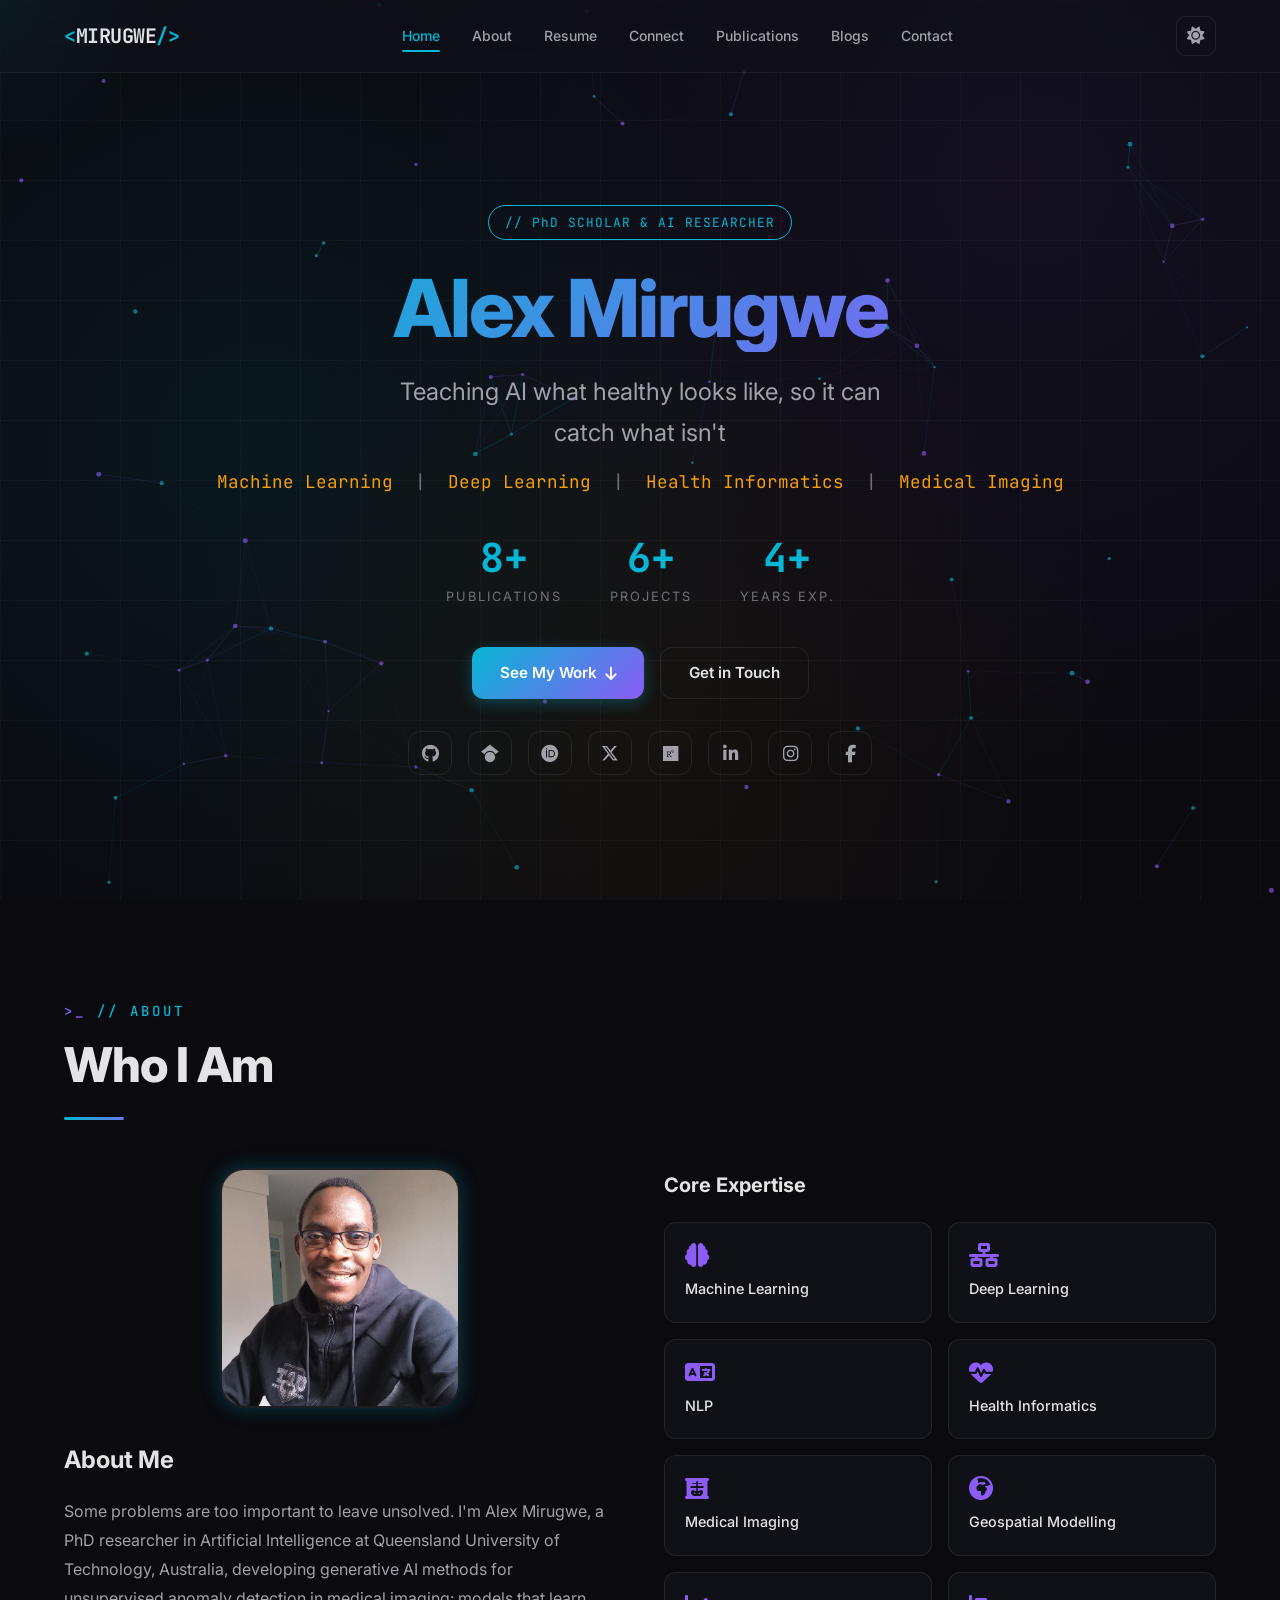
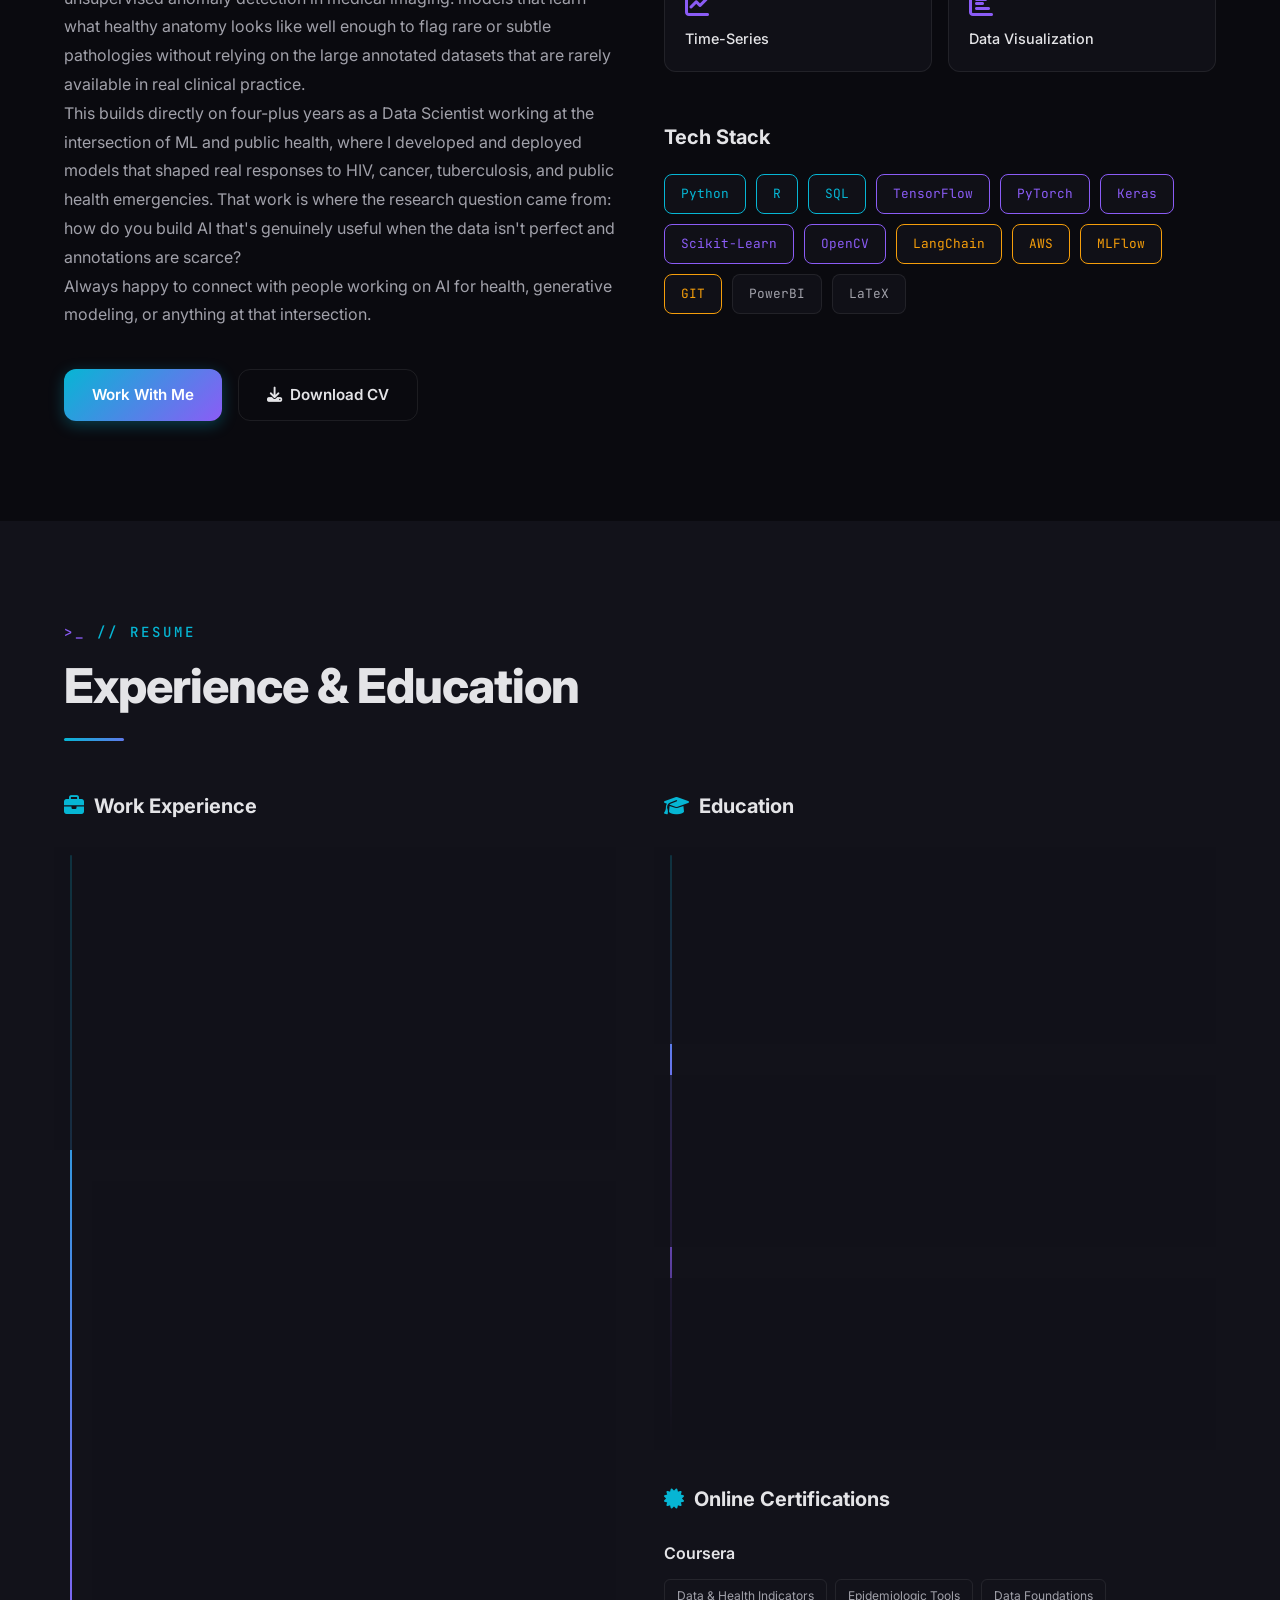
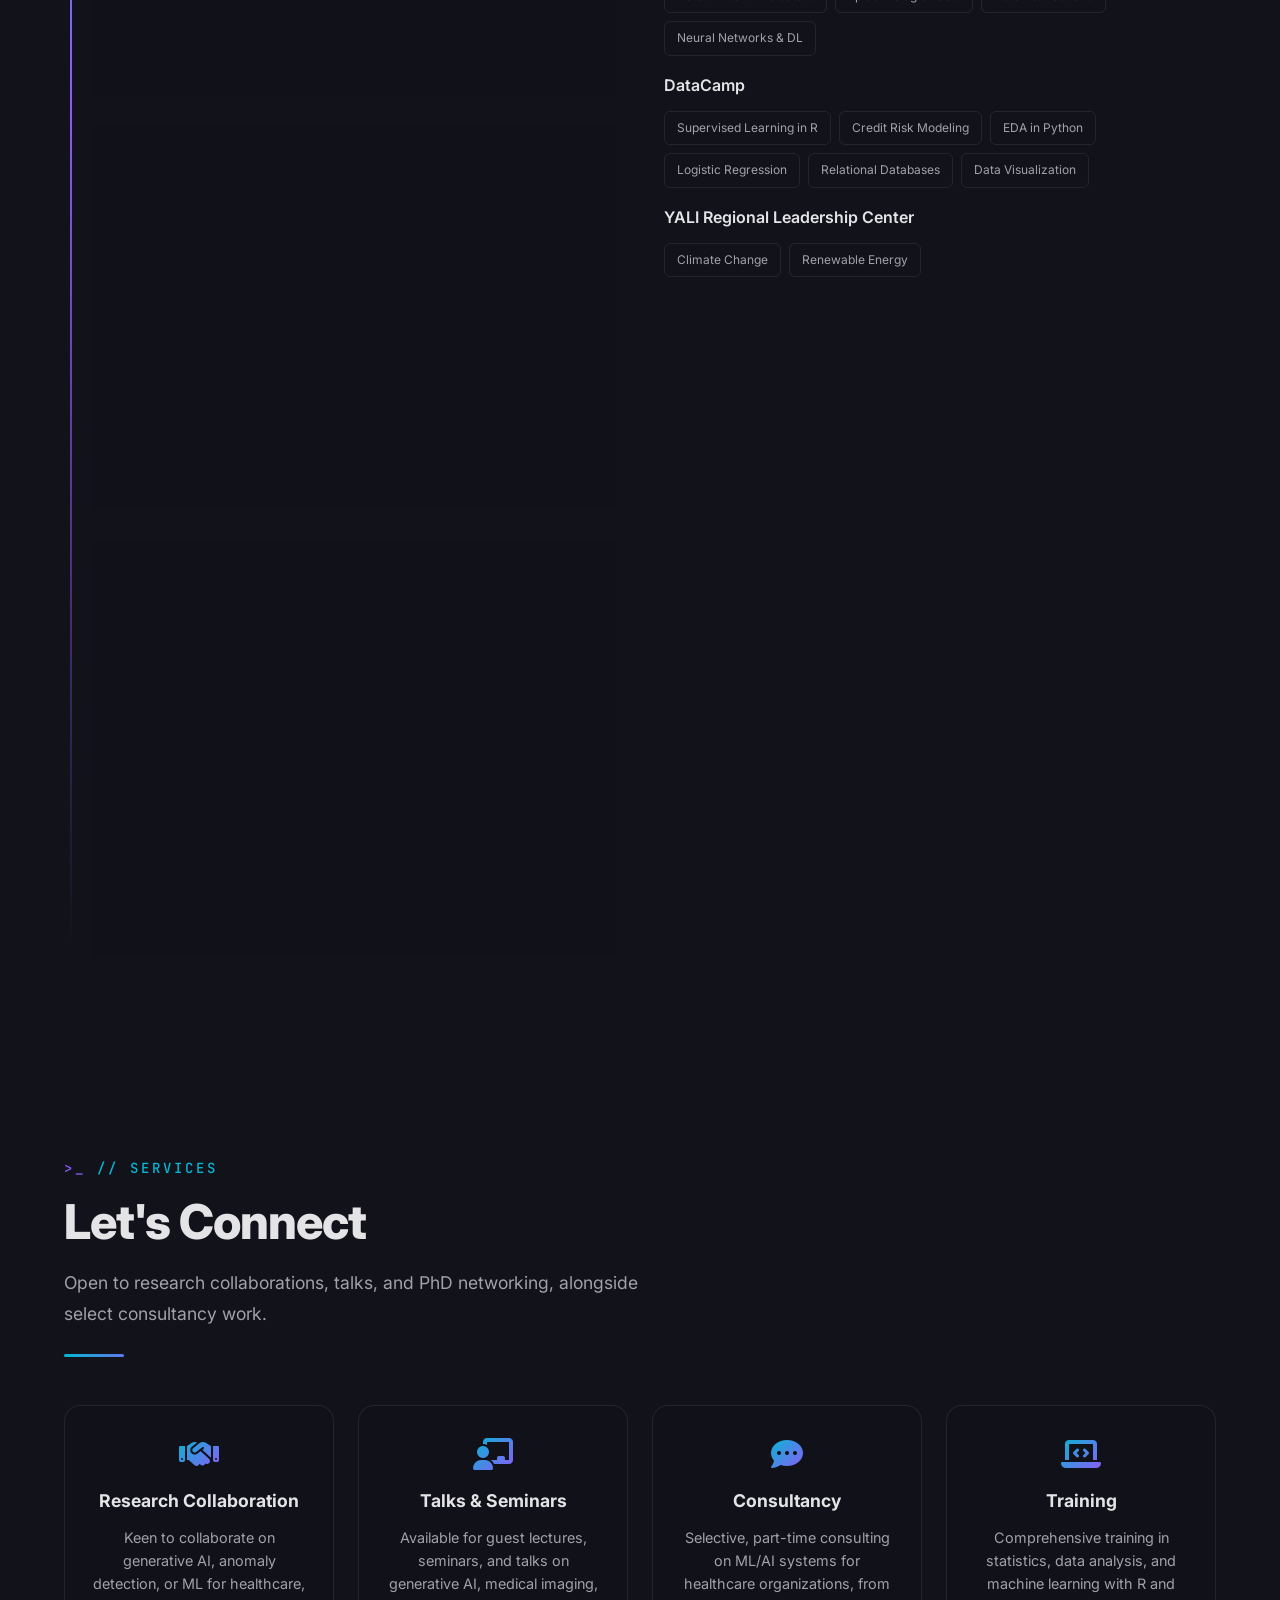
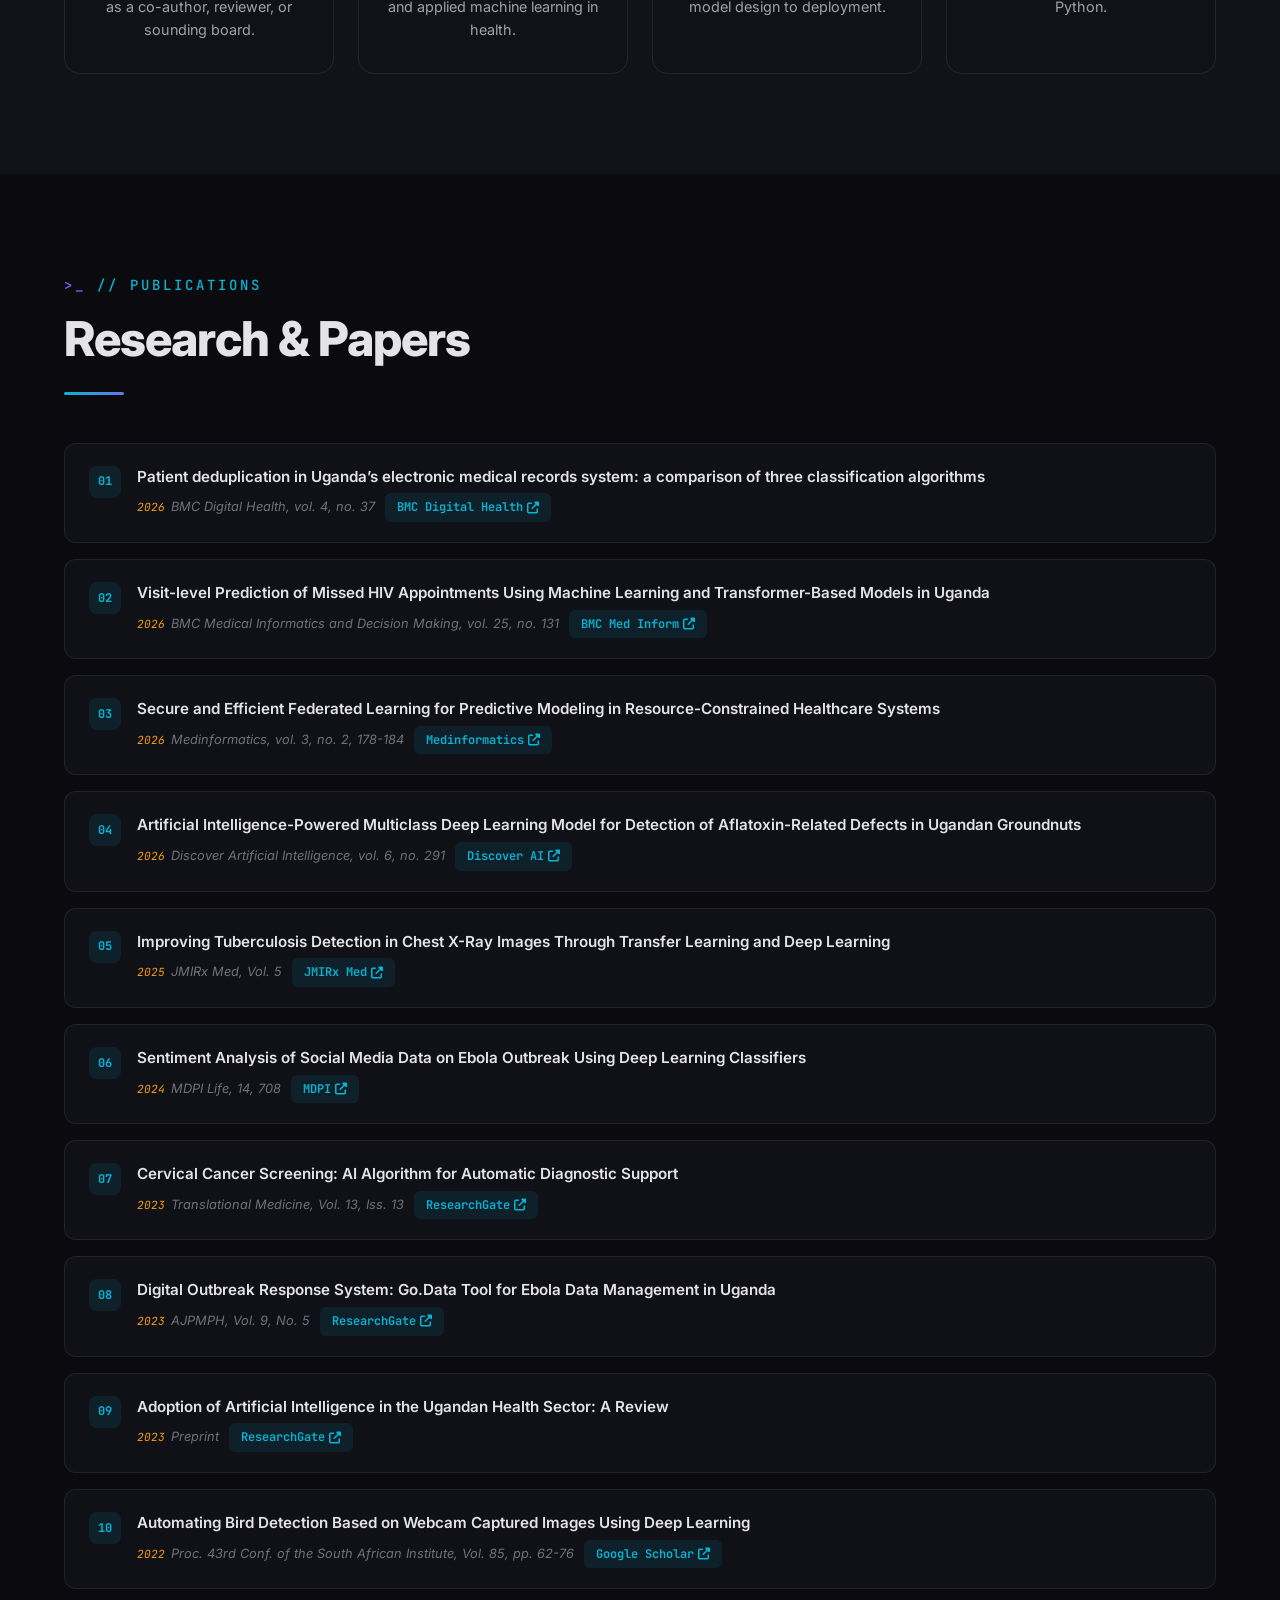
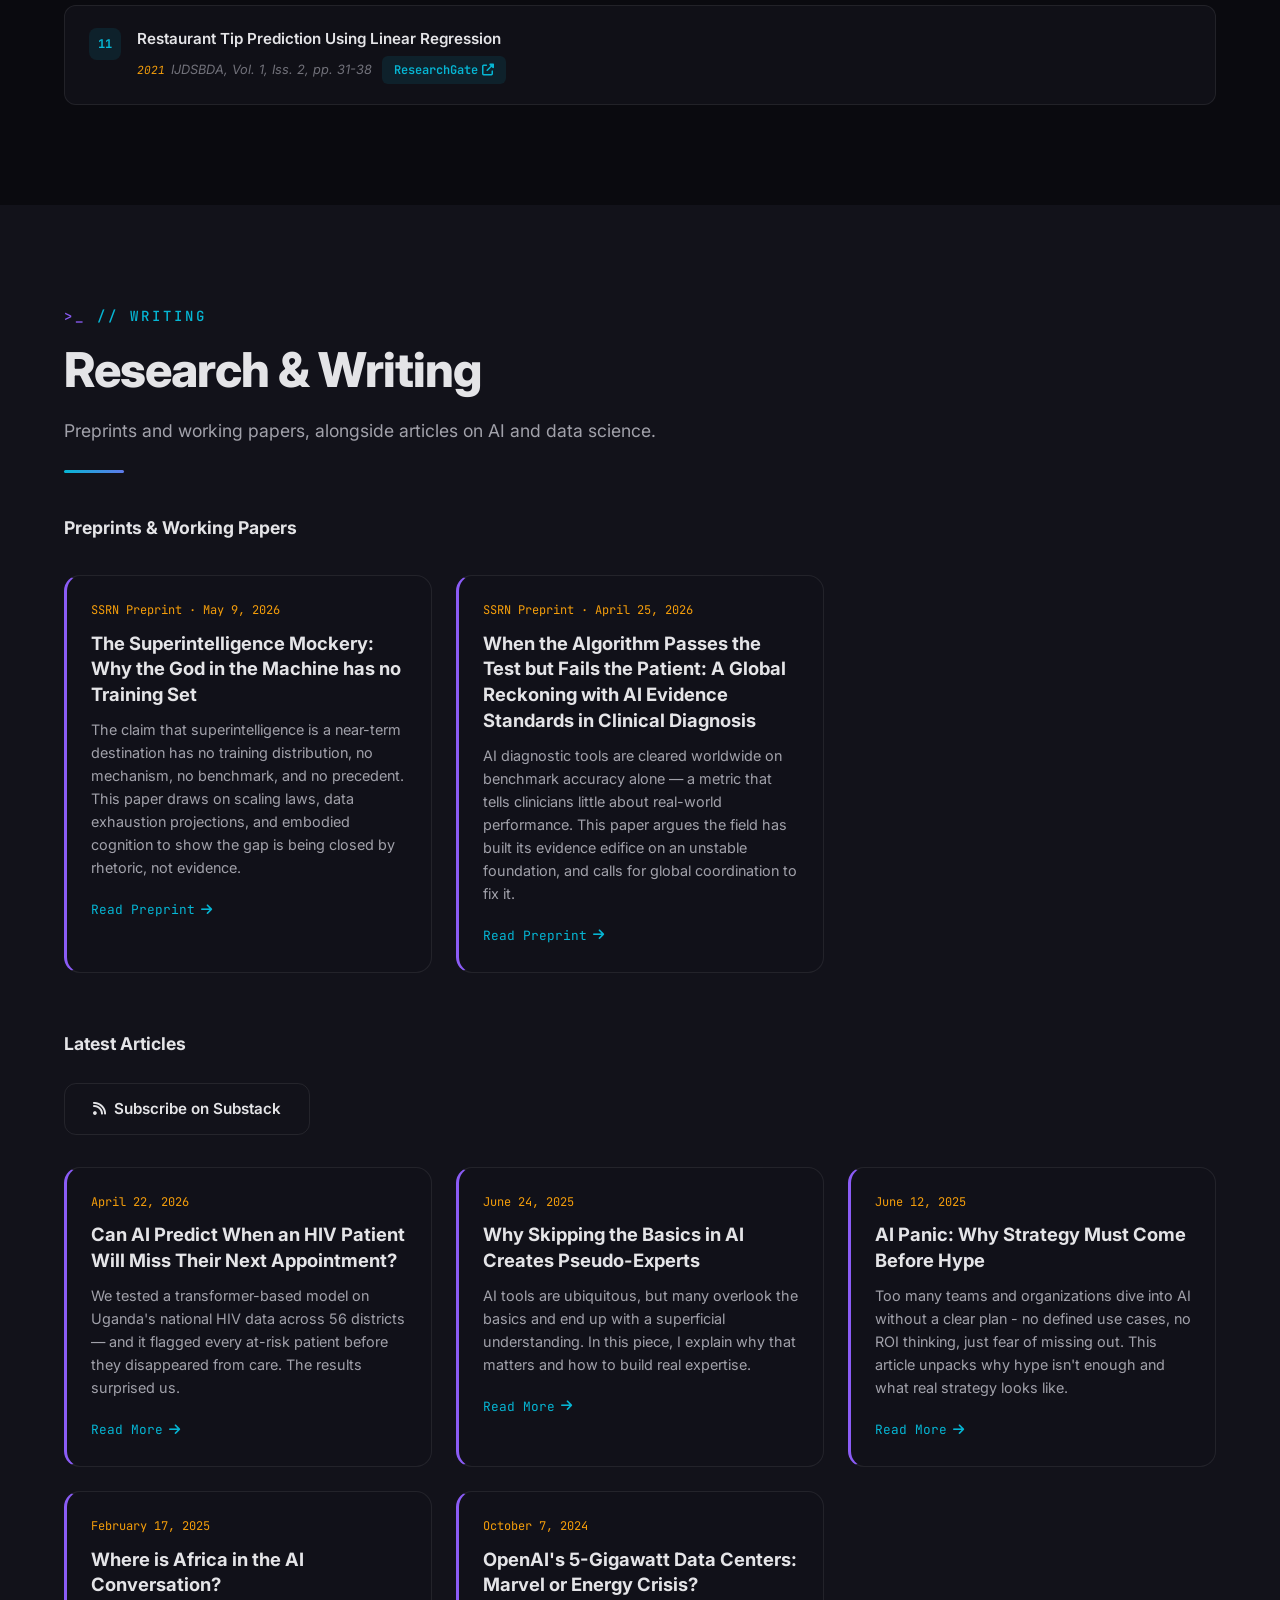
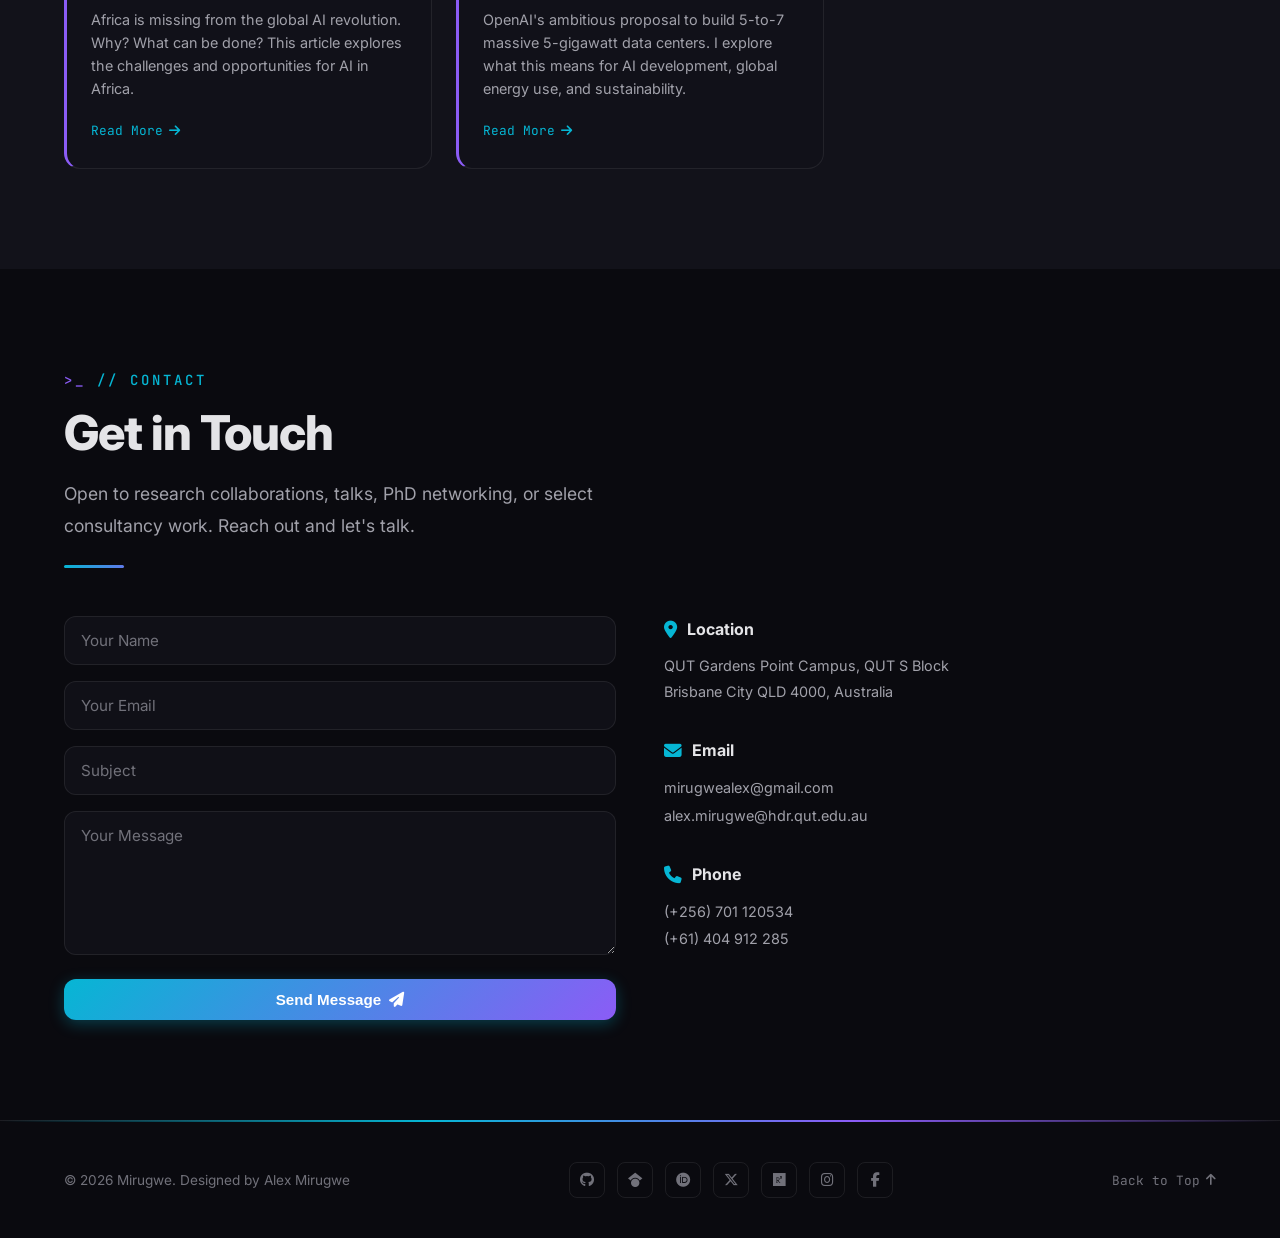
<file: index.html>
<!DOCTYPE html>
<html lang="en" data-theme="dark">
<head>
   <meta charset="utf-8">
   <title>Mirugwe - AI Researcher & PhD Scholar Portfolio</title>
   <meta name="description" content="Portfolio of Alex Mirugwe, a PhD researcher in Artificial Intelligence developing generative AI for unsupervised anomaly detection in medical imaging">
   <meta name="author" content="Alex Mirugwe">
   <meta name="keywords" content="AI researcher, PhD, generative AI, diffusion models, anomaly detection, medical imaging, machine learning, healthcare, Alex Mirugwe, portfolio, blogs">
   <meta property="og:title" content="Mirugwe - AI Researcher & PhD Scholar Portfolio">
   <meta property="og:description" content="Portfolio of Alex Mirugwe, a PhD researcher in Artificial Intelligence developing generative AI for unsupervised anomaly detection in medical imaging.">
   <meta property="og:image" content="https://www.mirugwe.com/images/profile-pic.png">
   <meta property="og:url" content="https://www.mirugwe.com">
   <meta name="viewport" content="width=device-width, initial-scale=1">

   <!-- Fonts & Icons -->
   <link rel="stylesheet" href="https://cdnjs.cloudflare.com/ajax/libs/font-awesome/6.6.0/css/all.min.css">
   <link rel="stylesheet" href="https://fonts.googleapis.com/css2?family=Inter:wght@300;400;500;600;700;800&family=JetBrains+Mono:wght@400;500;700&display=swap">

   <!-- Favicon -->
   <link rel="icon" type="image/png" href="icon.png">

   <!-- Structured Data -->
   <script type="application/ld+json">
   {
      "@context": "https://schema.org",
      "@type": "Person",
      "name": "Alex Mirugwe",
      "url": "https://www.mirugwe.com",
      "image": "https://www.mirugwe.com/images/profile-pic.png",
      "email": "mailto:mirugwealex@gmail.com",
      "jobTitle": "PhD Scholar & AI Researcher",
      "worksFor": {
         "@type": "CollegeOrUniversity",
         "name": "Queensland University of Technology"
      },
      "alumniOf": [
         {
            "@type": "CollegeOrUniversity",
            "name": "University of Cape Town"
         },
         {
            "@type": "CollegeOrUniversity",
            "name": "Makerere University"
         }
      ],
      "sameAs": [
         "https://github.com/mirugwe1",
         "https://scholar.google.com/citations?user=Hk-4f5AAAAAJ&hl=en",
         "https://orcid.org/0000-0002-3194-4333",
         "https://twitter.com/mirugwealex1",
         "https://www.researchgate.net/profile/Alex-Mirugwe",
         "https://www.linkedin.com/in/mirugwe-alex/",
         "https://www.instagram.com/mirugwe_alex/",
         "https://www.facebook.com/mirugwe.alex"
      ]
   }
   </script>

   <!-- Google Analytics -->
   <script async src="https://www.googletagmanager.com/gtag/js?id=G-4RCFTDXNXP"></script>
   <script>
      window.dataLayer = window.dataLayer || [];
      function gtag(){dataLayer.push(arguments);}
      gtag('js', new Date());
      gtag('config', 'G-4RCFTDXNXP');
   </script>

   <style>
      /* ===== CSS VARIABLES (Dark-first) ===== */
      :root {
         --bg-primary: #0a0a0f;
         --bg-secondary: #12121a;
         --bg-tertiary: #1a1a2e;
         --bg-card: rgba(18, 18, 26, 0.8);
         --text-primary: #e4e4e7;
         --text-secondary: #a1a1aa;
         --text-muted: #71717a;
         --accent-cyan: #06b6d4;
         --accent-purple: #8b5cf6;
         --accent-amber: #f59e0b;
         --accent-teal: #14b8a6;
         --border-color: rgba(255, 255, 255, 0.08);
         --glow-cyan: 0 0 20px rgba(6, 182, 212, 0.3);
         --glow-purple: 0 0 20px rgba(139, 92, 246, 0.3);
         --glow-amber: 0 0 20px rgba(245, 158, 11, 0.3);
         --glass-bg: rgba(18, 18, 26, 0.6);
         --glass-border: rgba(255, 255, 255, 0.06);
         --font-sans: 'Inter', -apple-system, BlinkMacSystemFont, sans-serif;
         --font-mono: 'JetBrains Mono', 'Fira Code', monospace;
         --transition: 0.3s cubic-bezier(0.4, 0, 0.2, 1);
      }

      [data-theme="light"] {
         --bg-primary: #f8fafc;
         --bg-secondary: #ffffff;
         --bg-tertiary: #f1f5f9;
         --bg-card: rgba(255, 255, 255, 0.9);
         --text-primary: #0f172a;
         --text-secondary: #475569;
         --text-muted: #94a3b8;
         --border-color: rgba(0, 0, 0, 0.08);
         --glass-bg: rgba(255, 255, 255, 0.7);
         --glass-border: rgba(0, 0, 0, 0.06);
      }

      /* ===== RESET & BASE ===== */
      *, *::before, *::after { box-sizing: border-box; margin: 0; padding: 0; }

      html {
         scroll-behavior: smooth;
         scroll-padding-top: 80px;
      }

      body {
         font-family: var(--font-sans);
         background: var(--bg-primary);
         color: var(--text-primary);
         line-height: 1.7;
         overflow-x: hidden;
         transition: background var(--transition), color var(--transition);
      }

      a { color: inherit; text-decoration: none; }
      img { max-width: 100%; display: block; }
      ul { list-style: none; }

      .container {
         max-width: 1200px;
         margin: 0 auto;
         padding: 0 24px;
      }

      /* ===== PRELOADER ===== */
      #preloader {
         position: fixed;
         inset: 0;
         display: flex;
         align-items: center;
         justify-content: center;
         background: var(--bg-primary);
         z-index: 9999;
         transition: opacity 0.6s ease;
      }

      #preloader.hidden {
         opacity: 0;
         pointer-events: none;
      }

      .preloader-inner {
         display: flex;
         flex-direction: column;
         align-items: center;
         gap: 20px;
      }

      .preloader-logo {
         font-family: var(--font-mono);
         font-size: clamp(1.8rem, 6vw, 2.8rem);
         font-weight: 700;
         background: linear-gradient(135deg, var(--accent-cyan), var(--accent-purple));
         -webkit-background-clip: text;
         -webkit-text-fill-color: transparent;
         background-clip: text;
         letter-spacing: -1px;
      }

      .preloader-logo span {
         -webkit-text-fill-color: var(--accent-cyan);
      }

      .preloader-bar {
         width: 200px;
         height: 2px;
         background: var(--border-color);
         border-radius: 2px;
         overflow: hidden;
      }

      .preloader-fill {
         width: 100%;
         height: 100%;
         background: linear-gradient(90deg, var(--accent-cyan), var(--accent-purple));
         border-radius: 2px;
         transform: scaleX(0);
         transform-origin: left center;
         animation: bar-fill 1.4s cubic-bezier(0.4, 0, 0.2, 1) forwards;
      }

      @keyframes bar-fill {
         from { transform: scaleX(0); }
         to   { transform: scaleX(1); }
      }

      .preloader-text {
         font-family: var(--font-mono);
         font-size: 0.75rem;
         color: var(--text-muted);
         letter-spacing: 2px;
         text-transform: uppercase;
      }

      .preloader-cursor {
         color: var(--accent-cyan);
         animation: blink 0.8s step-end infinite;
      }

      @keyframes blink {
         50% { opacity: 0; }
      }

      /* ===== SCROLL PROGRESS ===== */
      .scroll-progress {
         position: fixed;
         top: 0;
         left: 0;
         height: 3px;
         background: linear-gradient(90deg, var(--accent-cyan), var(--accent-purple));
         z-index: 200;
         width: 0%;
         transition: width 0.1s linear;
      }

      /* ===== HEADER / NAV ===== */
      .header {
         position: fixed;
         top: 0;
         left: 0;
         right: 0;
         z-index: 100;
         background: var(--glass-bg);
         -webkit-backdrop-filter: blur(16px);
         backdrop-filter: blur(16px);
         border-bottom: 1px solid var(--glass-border);
         transition: background var(--transition);
      }

      .header-inner {
         display: flex;
         align-items: center;
         justify-content: space-between;
         padding: 16px 24px;
         max-width: 1200px;
         margin: 0 auto;
      }

      .logo {
         font-family: var(--font-mono);
         font-size: 1.25rem;
         font-weight: 700;
         color: var(--text-primary);
         letter-spacing: -0.5px;
         transition: text-shadow var(--transition);
      }

      .logo:hover { text-shadow: var(--glow-cyan); }

      .logo span { color: var(--accent-cyan); }

      .nav-desktop {
         display: none;
         gap: 32px;
         align-items: center;
      }

      @media (min-width: 1024px) {
         .nav-desktop { display: flex; }
      }

      .nav-link {
         font-size: 0.875rem;
         font-weight: 500;
         color: var(--text-secondary);
         transition: color var(--transition);
         position: relative;
      }

      .nav-link::after {
         content: '';
         position: absolute;
         bottom: -4px;
         left: 0;
         width: 0;
         height: 2px;
         background: var(--accent-cyan);
         transition: width var(--transition);
         border-radius: 1px;
      }

      .nav-link:hover, .nav-link.active {
         color: var(--accent-cyan);
      }

      .nav-link.active::after, .nav-link:hover::after {
         width: 100%;
      }

      .nav-actions {
         display: flex;
         align-items: center;
         gap: 12px;
      }

      .theme-toggle {
         width: 40px;
         height: 40px;
         border: 1px solid var(--border-color);
         border-radius: 10px;
         background: transparent;
         color: var(--text-secondary);
         cursor: pointer;
         display: flex;
         align-items: center;
         justify-content: center;
         font-size: 1.1rem;
         transition: all var(--transition);
      }

      .theme-toggle:hover {
         border-color: var(--accent-amber);
         color: var(--accent-amber);
         box-shadow: var(--glow-amber);
      }

      .menu-toggle {
         display: flex;
         width: 40px;
         height: 40px;
         border: 1px solid var(--border-color);
         border-radius: 10px;
         background: transparent;
         color: var(--text-secondary);
         cursor: pointer;
         align-items: center;
         justify-content: center;
         font-size: 1.2rem;
         transition: all var(--transition);
      }

      @media (min-width: 1024px) {
         .menu-toggle { display: none; }
      }

      .menu-toggle:hover {
         border-color: var(--accent-cyan);
         color: var(--accent-cyan);
      }

      /* Mobile nav */
      .mobile-nav {
         position: fixed;
         top: 73px;
         left: 0;
         right: 0;
         background: var(--glass-bg);
         -webkit-backdrop-filter: blur(16px);
         backdrop-filter: blur(16px);
         border-bottom: 1px solid var(--glass-border);
         transform: translateY(-120%);
         transition: transform 0.4s cubic-bezier(0.4, 0, 0.2, 1);
         z-index: 99;
         padding: 16px 24px;
      }

      .mobile-nav.active {
         transform: translateY(0);
      }

      .mobile-nav a {
         display: block;
         padding: 12px 0;
         color: var(--text-secondary);
         font-weight: 500;
         border-bottom: 1px solid var(--border-color);
         transition: color var(--transition);
      }

      .mobile-nav a:last-child { border-bottom: none; }

      .mobile-nav a:hover, .mobile-nav a.active {
         color: var(--accent-cyan);
      }

      /* ===== SECTION COMMON ===== */
      .section {
         padding: 100px 0;
         position: relative;
      }

      .section-label {
         font-family: var(--font-mono);
         font-size: 0.875rem;
         font-weight: 500;
         color: var(--accent-cyan);
         text-transform: uppercase;
         letter-spacing: 3px;
         margin-bottom: 12px;
      }

      .section-title {
         font-size: clamp(2rem, 5vw, 3rem);
         font-weight: 800;
         line-height: 1.2;
         margin-bottom: 16px;
         letter-spacing: -1px;
      }

      .section-desc {
         font-size: 1.1rem;
         color: var(--text-secondary);
         max-width: 600px;
         line-height: 1.8;
      }

      .section-divider {
         width: 60px;
         height: 3px;
         background: linear-gradient(90deg, var(--accent-cyan), var(--accent-purple));
         border-radius: 3px;
         margin: 24px 0 0;
      }

      /* ===== HERO ===== */
      .hero {
         min-height: 100vh;
         display: flex;
         align-items: center;
         justify-content: center;
         position: relative;
         overflow: hidden;
         padding-top: 80px;
      }

      .hero::before {
         content: '';
         position: absolute;
         inset: 0;
         background:
            radial-gradient(circle at 20% 50%, rgba(6, 182, 212, 0.08) 0%, transparent 50%),
            radial-gradient(circle at 80% 20%, rgba(139, 92, 246, 0.08) 0%, transparent 50%),
            radial-gradient(circle at 50% 80%, rgba(245, 158, 11, 0.05) 0%, transparent 50%);
         z-index: 0;
      }

      .hero-grid {
         position: absolute;
         inset: 0;
         background-image:
            linear-gradient(var(--border-color) 1px, transparent 1px),
            linear-gradient(90deg, var(--border-color) 1px, transparent 1px);
         background-size: 60px 60px;
         opacity: 0.4;
         z-index: 0;
      }

      [data-theme="light"] .hero-grid { opacity: 0.15; }

      .hero-content {
         position: relative;
         z-index: 1;
         text-align: center;
         padding: 0 24px;
      }

      .hero-badge {
         display: inline-block;
         font-family: var(--font-mono);
         font-size: 0.8rem;
         padding: 6px 16px;
         border: 1px solid var(--accent-cyan);
         border-radius: 999px;
         color: var(--accent-cyan);
         margin-bottom: 24px;
         letter-spacing: 1px;
      }

      .hero-name {
         font-size: clamp(2.5rem, 8vw, 5rem);
         font-weight: 800;
         letter-spacing: -2px;
         line-height: 1.1;
         background: linear-gradient(135deg, var(--accent-cyan), var(--accent-purple));
         -webkit-background-clip: text;
         -webkit-text-fill-color: transparent;
         background-clip: text;
         margin-bottom: 20px;
      }

      .hero-subtitle {
         font-size: clamp(1.1rem, 3vw, 1.5rem);
         color: var(--text-secondary);
         margin-bottom: 12px;
         font-weight: 400;
         max-width: 500px;
         margin-left: auto;
         margin-right: auto;
      }

      .hero-tagline {
         font-family: var(--font-mono);
         font-size: clamp(0.85rem, 2vw, 1.1rem);
         color: var(--text-muted);
         margin-bottom: 40px;
         line-height: 1.8;
      }

      .hero-tagline span {
         color: var(--accent-amber);
      }

      /* Stats row */
      .hero-stats {
         display: flex;
         justify-content: center;
         gap: 48px;
         margin-bottom: 40px;
         flex-wrap: wrap;
      }

      .stat-item {
         text-align: center;
      }

      .stat-number {
         font-family: var(--font-mono);
         font-size: 2.5rem;
         font-weight: 700;
         color: var(--accent-cyan);
         line-height: 1;
      }

      .stat-label {
         font-size: 0.8rem;
         color: var(--text-muted);
         text-transform: uppercase;
         letter-spacing: 2px;
         margin-top: 8px;
      }

      /* Social links */
      .social-links {
         display: flex;
         justify-content: center;
         gap: 16px;
         margin-top: 32px;
      }

      .social-link {
         width: 44px;
         height: 44px;
         border: 1px solid var(--border-color);
         border-radius: 12px;
         display: flex;
         align-items: center;
         justify-content: center;
         color: var(--text-secondary);
         font-size: 1.1rem;
         transition: all var(--transition);
      }

      .social-link:hover {
         border-color: var(--accent-cyan);
         color: var(--accent-cyan);
         box-shadow: var(--glow-cyan);
         transform: translateY(-3px);
      }

      /* CTA buttons */
      .btn {
         display: inline-flex;
         align-items: center;
         gap: 8px;
         padding: 12px 28px;
         border-radius: 12px;
         font-weight: 600;
         font-size: 0.95rem;
         transition: all var(--transition);
         cursor: pointer;
         border: none;
      }

      .btn-primary {
         background: linear-gradient(135deg, var(--accent-cyan), var(--accent-purple));
         color: #fff;
         box-shadow: 0 4px 15px rgba(6, 182, 212, 0.3);
      }

      .btn-primary:hover {
         transform: translateY(-2px);
         box-shadow: 0 8px 25px rgba(6, 182, 212, 0.4);
      }

      .btn-secondary {
         background: transparent;
         color: var(--text-primary);
         border: 1px solid var(--border-color);
      }

      .btn-secondary:hover {
         border-color: var(--accent-cyan);
         color: var(--accent-cyan);
         transform: translateY(-2px);
      }

      .hero-buttons {
         display: flex;
         gap: 16px;
         justify-content: center;
         flex-wrap: wrap;
      }

      /* ===== ABOUT ===== */
      .about-grid {
         display: grid;
         gap: 48px;
         margin-top: 48px;
      }

      @media (min-width: 768px) {
         .about-grid { grid-template-columns: 1fr 1fr; }
      }

      .about-image-wrapper {
         display: flex;
         justify-content: center;
      }

      .about-image {
         width: 240px;
         height: 240px;
         border-radius: 24px;
         object-fit: cover;
         border: 2px solid var(--border-color);
         box-shadow: var(--glow-cyan);
         transition: box-shadow var(--transition);
      }

      .about-image:hover {
         box-shadow: 0 0 40px rgba(6, 182, 212, 0.4);
      }

      .about-text h3 {
         font-size: 1.5rem;
         font-weight: 700;
         margin-bottom: 16px;
         margin-top: 24px;
      }

      .about-text h3:first-child { margin-top: 0; }

      .about-text p {
         color: var(--text-secondary);
         font-size: 1rem;
         line-height: 1.8;
      }

      /* Skill chips */
      .skills-section { margin-top: 48px; }

      .skills-grid {
         display: flex;
         flex-wrap: wrap;
         gap: 10px;
         margin-top: 20px;
      }

      .skill-chip {
         font-family: var(--font-mono);
         font-size: 0.8rem;
         padding: 8px 16px;
         border-radius: 8px;
         border: 1px solid var(--border-color);
         background: var(--bg-card);
         color: var(--text-secondary);
         transition: all var(--transition);
      }

      .skill-chip:hover {
         border-color: var(--accent-cyan);
         color: var(--accent-cyan);
         box-shadow: var(--glow-cyan);
      }

      .skill-chip.highlight {
         border-color: var(--accent-cyan);
         color: var(--accent-cyan);
      }

      .skill-chip.purple { border-color: var(--accent-purple); color: var(--accent-purple); }
      .skill-chip.purple:hover { box-shadow: var(--glow-purple); }
      .skill-chip.amber { border-color: var(--accent-amber); color: var(--accent-amber); }
      .skill-chip.amber:hover { box-shadow: var(--glow-amber); }

      /* Expertise grid */
      .expertise-grid {
         display: grid;
         grid-template-columns: repeat(auto-fill, minmax(200px, 1fr));
         gap: 16px;
         margin-top: 20px;
      }

      .expertise-card {
         padding: 20px;
         border-radius: 12px;
         border: 1px solid var(--border-color);
         background: var(--bg-card);
         transition: all var(--transition);
      }

      .expertise-card:hover {
         border-color: var(--accent-purple);
         transform: translateY(-4px);
         box-shadow: var(--glow-purple);
      }

      .expertise-card i {
         font-size: 1.5rem;
         color: var(--accent-purple);
         margin-bottom: 10px;
      }

      .expertise-card span {
         display: block;
         font-size: 0.9rem;
         font-weight: 500;
         color: var(--text-primary);
      }

      .about-buttons {
         margin-top: 40px;
         display: flex;
         gap: 16px;
         flex-wrap: wrap;
      }

      .about-text-spaced { margin-top: 32px; }

      .section-heading-sm {
         font-size: 1.25rem;
         font-weight: 700;
         margin-bottom: 16px;
      }

      .section-heading-sm-tight {
         font-size: 1.25rem;
         font-weight: 700;
         margin-bottom: 4px;
      }

      .link-amber {
         color: var(--accent-amber);
      }

      .courses-heading {
         font-size: 1.1rem;
         font-weight: 700;
         display: flex;
         align-items: center;
         gap: 10px;
         margin-bottom: 16px;
      }

      .courses-heading i { color: var(--accent-amber); }

      .btn-full { width: 100%; justify-content: center; }

      /* ===== RESUME ===== */
      .resume-section { background: var(--bg-secondary); }

      .resume-columns {
         display: grid;
         gap: 48px;
         margin-top: 48px;
      }

      @media (min-width: 768px) {
         .resume-columns { grid-template-columns: 1fr 1fr; }
      }

      .resume-group h3 {
         font-size: 1.25rem;
         font-weight: 700;
         margin-bottom: 24px;
         display: flex;
         align-items: center;
         gap: 10px;
      }

      .resume-group h3 i {
         color: var(--accent-cyan);
      }

      .timeline {
         position: relative;
         padding-left: 28px;
      }

      .timeline::before {
         content: '';
         position: absolute;
         left: 6px;
         top: 8px;
         bottom: 8px;
         width: 2px;
         background: linear-gradient(180deg, var(--accent-cyan), var(--accent-purple), transparent);
         border-radius: 2px;
      }

      .timeline-item {
         position: relative;
         margin-bottom: 32px;
         padding: 20px;
         border-radius: 12px;
         border: 1px solid var(--border-color);
         background: var(--bg-card);
         -webkit-backdrop-filter: blur(8px);
         backdrop-filter: blur(8px);
         transition: all var(--transition);
      }

      .timeline-item:last-child { margin-bottom: 0; }

      .timeline-item:hover {
         border-color: var(--accent-cyan);
         box-shadow: var(--glow-cyan);
         transform: translateX(4px);
      }

      .timeline-item::before {
         content: '';
         position: absolute;
         left: -24px;
         top: 26px;
         width: 10px;
         height: 10px;
         border-radius: 50%;
         background: var(--accent-cyan);
         box-shadow: 0 0 10px rgba(6, 182, 212, 0.5);
      }

      .timeline-item h4 {
         font-size: 1.1rem;
         font-weight: 700;
         color: var(--text-primary);
         margin-bottom: 4px;
      }

      .timeline-item .date {
         font-family: var(--font-mono);
         font-size: 0.75rem;
         color: var(--accent-cyan);
         margin-bottom: 6px;
      }

      .timeline-item .org {
         font-size: 0.9rem;
         color: var(--text-secondary);
         margin-bottom: 12px;
      }

      .timeline-item .org a {
         color: var(--accent-amber);
         transition: color var(--transition);
      }

      .timeline-item .org a:hover {
         text-decoration: underline;
      }

      .timeline-item ul {
         padding-left: 0;
      }

      .timeline-item li {
         font-size: 0.9rem;
         color: var(--text-secondary);
         margin-bottom: 8px;
         padding-left: 20px;
         position: relative;
      }

      .timeline-item li::before {
         content: '';
         position: absolute;
         left: 0;
         top: 10px;
         width: 6px;
         height: 6px;
         border-radius: 50%;
         background: var(--accent-purple);
      }

      /* Courses compact */
      .courses-block {
         margin-top: 32px;
      }

      .courses-block h4 {
         font-size: 1rem;
         font-weight: 600;
         color: var(--text-primary);
         margin-bottom: 12px;
         margin-top: 16px;
      }

      .course-tags {
         display: flex;
         flex-wrap: wrap;
         gap: 8px;
      }

      .course-tag {
         font-size: 0.75rem;
         padding: 6px 12px;
         border-radius: 6px;
         border: 1px solid var(--border-color);
         color: var(--text-secondary);
         transition: all var(--transition);
      }

      .course-tag:hover {
         border-color: var(--accent-amber);
         color: var(--accent-amber);
      }

      /* ===== SERVICES ===== */
      .services-section { background: var(--bg-secondary); }

      .services-grid {
         display: grid;
         gap: 24px;
         margin-top: 48px;
      }

      @media (min-width: 640px) {
         .services-grid { grid-template-columns: repeat(2, 1fr); }
      }

      @media (min-width: 1024px) {
         .services-grid { grid-template-columns: repeat(4, 1fr); }
      }

      .service-card {
         padding: 32px 24px;
         border-radius: 16px;
         border: 1px solid var(--border-color);
         background: var(--bg-card);
         text-align: center;
         transition: all var(--transition);
      }

      .service-card:hover {
         border-color: var(--accent-purple);
         transform: translateY(-6px);
         box-shadow: var(--glow-purple);
      }

      .service-card i {
         font-size: 2rem;
         margin-bottom: 16px;
         background: linear-gradient(135deg, var(--accent-cyan), var(--accent-purple));
         -webkit-background-clip: text;
         -webkit-text-fill-color: transparent;
         background-clip: text;
      }

      .service-card h3 {
         font-size: 1.1rem;
         font-weight: 700;
         margin-bottom: 10px;
      }

      .service-card p {
         font-size: 0.9rem;
         color: var(--text-secondary);
         line-height: 1.6;
      }

      /* ===== PUBLICATIONS ===== */
      .pub-list {
         margin-top: 48px;
         display: grid;
         gap: 16px;
      }

      .pub-item {
         padding: 20px 24px;
         border-radius: 12px;
         border: 1px solid var(--border-color);
         background: var(--bg-card);
         display: flex;
         gap: 16px;
         align-items: flex-start;
         transition: all var(--transition);
      }

      .pub-item:hover {
         border-color: var(--accent-cyan);
         transform: translateX(4px);
      }

      .pub-number {
         font-family: var(--font-mono);
         font-size: 0.75rem;
         font-weight: 700;
         color: var(--accent-cyan);
         background: rgba(6, 182, 212, 0.1);
         width: 32px;
         height: 32px;
         border-radius: 8px;
         display: flex;
         align-items: center;
         justify-content: center;
         flex-shrink: 0;
         margin-top: 2px;
      }

      .pub-content {
         font-size: 0.9rem;
         color: var(--text-secondary);
         line-height: 1.7;
      }

      .pub-title {
         font-weight: 600;
         color: var(--text-primary);
         display: block;
         margin-bottom: 4px;
         font-size: 0.95rem;
      }

      .pub-title a {
         color: inherit;
         transition: color var(--transition);
      }

      .pub-title a:hover {
         color: var(--accent-cyan);
         text-decoration: underline;
      }

      .pub-venue {
         font-size: 0.8rem;
         color: var(--text-muted);
         font-style: italic;
      }

      .pub-year {
         font-family: var(--font-mono);
         font-size: 0.7rem;
         color: var(--accent-amber);
         margin-right: 6px;
      }

      .pub-link {
         display: inline-flex;
         align-items: center;
         gap: 4px;
         font-family: var(--font-mono);
         font-size: 0.75rem;
         font-weight: 600;
         padding: 4px 12px;
         border-radius: 6px;
         background: rgba(6, 182, 212, 0.1);
         color: var(--accent-cyan);
         margin-left: 6px;
         transition: all var(--transition);
      }

      .pub-link:hover {
         background: rgba(6, 182, 212, 0.2);
         box-shadow: var(--glow-cyan);
      }

      /* ===== BLOGS ===== */
      .blog-section { background: var(--bg-secondary); }

      .writing-group-heading {
         font-size: 1.1rem;
         font-weight: 700;
         margin-top: 40px;
         margin-bottom: 20px;
      }

      .writing-group-heading-spaced { margin-top: 56px; }

      .substack-cta { margin-top: 24px; }

      .blog-grid {
         display: grid;
         gap: 24px;
         margin-top: 32px;
      }

      @media (min-width: 768px) {
         .blog-grid { grid-template-columns: repeat(2, 1fr); }
      }

      @media (min-width: 1024px) {
         .blog-grid { grid-template-columns: repeat(3, 1fr); }
      }

      .blog-card {
         padding: 24px;
         border-radius: 16px;
         border: 1px solid var(--border-color);
         background: var(--bg-card);
         border-left: 3px solid var(--accent-purple);
         transition: all var(--transition);
      }

      .blog-card:hover {
         border-color: var(--accent-purple);
         transform: translateY(-4px);
         box-shadow: var(--glow-purple);
      }

      .blog-card .blog-date {
         font-family: var(--font-mono);
         font-size: 0.75rem;
         color: var(--accent-amber);
         margin-bottom: 10px;
      }

      .blog-card h3 {
         font-size: 1.15rem;
         font-weight: 700;
         margin-bottom: 10px;
         line-height: 1.4;
      }

      .blog-card p {
         font-size: 0.9rem;
         color: var(--text-secondary);
         margin-bottom: 16px;
         line-height: 1.6;
      }

      .blog-link {
         font-family: var(--font-mono);
         font-size: 0.8rem;
         color: var(--accent-cyan);
         display: inline-flex;
         align-items: center;
         gap: 6px;
         transition: all var(--transition);
      }

      .blog-link:hover {
         color: var(--accent-purple);
         gap: 10px;
      }

      /* ===== CONTACT ===== */
      .contact-grid {
         display: grid;
         gap: 48px;
         margin-top: 48px;
      }

      @media (min-width: 768px) {
         .contact-grid { grid-template-columns: 1fr 1fr; }
      }

      .form-group { margin-bottom: 16px; }

      .form-input {
         width: 100%;
         padding: 14px 16px;
         border-radius: 12px;
         border: 1px solid var(--border-color);
         background: var(--bg-card);
         color: var(--text-primary);
         font-family: var(--font-sans);
         font-size: 0.95rem;
         transition: all var(--transition);
         outline: none;
      }

      .form-input:focus {
         border-color: var(--accent-cyan);
         box-shadow: var(--glow-cyan);
      }

      .form-input::placeholder {
         color: var(--text-muted);
      }

      textarea.form-input {
         resize: vertical;
         min-height: 140px;
      }

      .form-message {
         padding: 12px 16px;
         border-radius: 10px;
         font-size: 0.9rem;
         margin-top: 12px;
         display: none;
      }

      .form-message.success {
         display: block;
         background: rgba(20, 184, 166, 0.1);
         border: 1px solid var(--accent-teal);
         color: var(--accent-teal);
      }

      .form-message.error {
         display: block;
         background: rgba(239, 68, 68, 0.1);
         border: 1px solid #ef4444;
         color: #ef4444;
      }

      .contact-info-item {
         margin-bottom: 32px;
      }

      .contact-info-item h4 {
         font-size: 1rem;
         font-weight: 700;
         display: flex;
         align-items: center;
         gap: 10px;
         margin-bottom: 10px;
      }

      .contact-info-item h4 i {
         color: var(--accent-cyan);
         font-size: 1.1rem;
      }

      .contact-info-item p, .contact-info-item a {
         font-size: 0.9rem;
         color: var(--text-secondary);
         line-height: 1.8;
         transition: color var(--transition);
      }

      .contact-info-item a:hover {
         color: var(--accent-cyan);
      }

      /* ===== FOOTER ===== */
      .footer {
         padding: 40px 0;
         border-top: 1px solid var(--border-color);
         background: var(--bg-primary);
      }

      .footer::before {
         content: '';
         display: block;
         height: 2px;
         background: linear-gradient(90deg, transparent, var(--accent-cyan), var(--accent-purple), transparent);
         margin-bottom: 40px;
         margin-top: -41px;
      }

      .footer-inner {
         display: flex;
         flex-direction: column;
         align-items: center;
         gap: 24px;
      }

      @media (min-width: 768px) {
         .footer-inner {
            flex-direction: row;
            justify-content: space-between;
         }
      }

      .footer-copy {
         font-size: 0.85rem;
         color: var(--text-muted);
      }

      .footer-links {
         display: flex;
         gap: 12px;
      }

      .footer-link {
         width: 36px;
         height: 36px;
         border-radius: 8px;
         border: 1px solid var(--border-color);
         display: flex;
         align-items: center;
         justify-content: center;
         color: var(--text-muted);
         font-size: 0.9rem;
         transition: all var(--transition);
      }

      .footer-link:hover {
         border-color: var(--accent-cyan);
         color: var(--accent-cyan);
         box-shadow: var(--glow-cyan);
      }

      .back-to-top {
         font-family: var(--font-mono);
         font-size: 0.8rem;
         color: var(--text-muted);
         display: flex;
         align-items: center;
         gap: 6px;
         transition: color var(--transition);
      }

      .back-to-top:hover { color: var(--accent-cyan); }

      /* ===== ANIMATIONS ===== */
      .fade-up {
         opacity: 0;
         transform: translateY(30px);
         transition: opacity 0.6s ease, transform 0.6s ease;
      }

      .fade-up.visible {
         opacity: 1;
         transform: translateY(0);
      }

      /* Stagger children */
      .stagger > * {
         opacity: 0;
         transform: translateY(20px);
         transition: opacity 0.5s ease, transform 0.5s ease;
      }

      .stagger.visible > *:nth-child(1) { transition-delay: 0.05s; }
      .stagger.visible > *:nth-child(2) { transition-delay: 0.1s; }
      .stagger.visible > *:nth-child(3) { transition-delay: 0.15s; }
      .stagger.visible > *:nth-child(4) { transition-delay: 0.2s; }
      .stagger.visible > *:nth-child(5) { transition-delay: 0.25s; }
      .stagger.visible > *:nth-child(6) { transition-delay: 0.3s; }

      .stagger.visible > * {
         opacity: 1;
         transform: translateY(0);
      }

      /* ===== MOBILE RESPONSIVE ===== */
      @media (max-width: 767px) {
         .container { padding: 0 16px; }

         .section { padding: 64px 0; }

         .hero { padding-top: 72px; min-height: 100svh; }
         .hero-content { padding: 0 12px; }
         .hero-badge { font-size: 0.7rem; padding: 5px 12px; margin-bottom: 16px; }
         .hero-name { margin-bottom: 14px; }
         .hero-tagline { margin-bottom: 28px; font-size: 0.8rem; }

         .hero-stats { gap: 28px; margin-bottom: 28px; }
         .stat-number { font-size: 2rem; }
         .stat-label { font-size: 0.7rem; letter-spacing: 1px; }

         .hero-buttons { gap: 12px; }
         .btn { padding: 11px 22px; font-size: 0.875rem; }

         .social-links { gap: 10px; margin-top: 24px; flex-wrap: wrap; }
         .social-link { width: 40px; height: 40px; font-size: 1rem; border-radius: 10px; }

         .section-title { margin-bottom: 12px; }
         .section-divider { margin: 16px 0 0; }

         .about-image { width: 180px; height: 180px; border-radius: 20px; }
         .about-text h3 { font-size: 1.25rem; }

         .expertise-grid {
            grid-template-columns: repeat(2, 1fr);
            gap: 10px;
         }
         .expertise-card { padding: 14px; }
         .expertise-card i { font-size: 1.2rem; margin-bottom: 6px; }
         .expertise-card span { font-size: 0.8rem; }

         .skills-section { margin-top: 32px; }
         .skill-chip { font-size: 0.7rem; padding: 6px 12px; }

         .about-buttons { justify-content: center; }

         .timeline { padding-left: 22px; }
         .timeline-item { padding: 16px; }
         .timeline-item::before { left: -20px; width: 8px; height: 8px; top: 22px; }
         .timeline-item h4 { font-size: 1rem; }
         .timeline-item li { font-size: 0.85rem; padding-left: 16px; }
         .timeline-item li::before { width: 5px; height: 5px; top: 9px; }

         .courses-block h4 { font-size: 0.9rem; }
         .course-tag { font-size: 0.7rem; padding: 5px 10px; }

         .service-card { padding: 24px 16px; }
         .service-card i { font-size: 1.6rem; margin-bottom: 12px; }
         .service-card h3 { font-size: 1rem; }
         .service-card p { font-size: 0.85rem; }

         .pub-item { padding: 16px; gap: 12px; flex-direction: column; }
         .pub-number { width: 28px; height: 28px; font-size: 0.7rem; }
         .pub-content { font-size: 0.85rem; }
         .pub-link { font-size: 0.7rem; margin-left: 0; margin-top: 8px; }

         .blog-card { padding: 18px; }
         .blog-card h3 { font-size: 1rem; }
         .blog-card p { font-size: 0.85rem; }

         .form-input { padding: 12px 14px; font-size: 0.9rem; border-radius: 10px; }
         textarea.form-input { min-height: 120px; }

         .contact-info-item { margin-bottom: 24px; }

         .footer-inner { gap: 20px; text-align: center; }
         .footer-copy { font-size: 0.8rem; }
         .footer-link { width: 32px; height: 32px; font-size: 0.8rem; }

         .header-inner { padding: 12px 16px; }
         .logo { font-size: 1.1rem; }

         .nav-desktop { gap: 20px; }
      }

      /* Very small phones */
      @media (max-width: 374px) {
         .hero-stats { gap: 20px; }
         .stat-number { font-size: 1.6rem; }
         .hero-buttons { flex-direction: column; align-items: center; }
         .btn { width: 100%; justify-content: center; }
         .about-image { width: 150px; height: 150px; }
         .expertise-grid { grid-template-columns: 1fr 1fr; }
         .social-links { gap: 8px; }
         .social-link { width: 36px; height: 36px; font-size: 0.9rem; }
      }

      /* Tablet tweaks */
      @media (min-width: 768px) and (max-width: 1023px) {
         .section { padding: 80px 0; }
         .services-grid { grid-template-columns: repeat(2, 1fr); }
         .nav-desktop { gap: 20px; }
         .nav-link { font-size: 0.8rem; }
      }

      /* Touch device optimizations */
      @media (hover: none) {
         .service-card:hover { transform: none; box-shadow: none; }
         .service-card:active { transform: translateY(-3px); box-shadow: var(--glow-purple); }
         .blog-card:hover { transform: none; box-shadow: none; }
         .blog-card:active { transform: translateY(-2px); box-shadow: var(--glow-purple); }
         .social-link:hover { transform: none; }
         .social-link:active { transform: translateY(-2px); box-shadow: var(--glow-cyan); }
         .timeline-item:hover { transform: none; }
         .expertise-card:hover { transform: none; }
      }
      /* ===== TECH EFFECTS ===== */

      /* 1. Terminal prefix on section labels */
      .section-label::before {
         content: '>_ ';
         color: var(--accent-purple);
      }

      /* 2. Animated shimmer on section dividers */
      .section-divider {
         background: linear-gradient(90deg, var(--accent-cyan), var(--accent-purple), var(--accent-cyan));
         background-size: 300% 100%;
         animation: divider-shimmer 3s linear infinite;
      }
      @keyframes divider-shimmer {
         0%   { background-position: 100% center; }
         100% { background-position: -200% center; }
      }

      /* 3. Card hover light sweep */
      .service-card,
      .blog-card,
      .pub-item { overflow: hidden; }

      .service-card::after,
      .blog-card::after,
      .pub-item::after {
         content: '';
         position: absolute;
         inset: 0;
         background: linear-gradient(
            105deg,
            transparent 35%,
            rgba(255, 255, 255, 0.07) 50%,
            transparent 65%
         );
         transform: translateX(-120%);
         transition: transform 0.55s ease;
         pointer-events: none;
         z-index: 1;
      }
      .service-card:hover::after,
      .blog-card:hover::after,
      .pub-item:hover::after {
         transform: translateX(120%);
      }

      /* 4. Mouse cursor glow orb */
      #cursor-glow {
         position: fixed;
         width: 320px;
         height: 320px;
         border-radius: 50%;
         background: radial-gradient(circle, rgba(6, 182, 212, 0.07) 0%, transparent 70%);
         pointer-events: none;
         z-index: 9998;
         top: 0;
         left: 0;
         will-change: transform;
         transform: translate(-50%, -50%);
         transition: opacity 0.4s ease;
      }

      /* ===== SECTION BUBBLES ===== */
      .bubbles-bg {
         position: absolute;
         inset: 0;
         overflow: hidden;
         pointer-events: none;
         z-index: 0;
      }
      .bubble {
         position: absolute;
         bottom: -120px;
         border-radius: 50%;
         opacity: 0;
         animation: bubble-rise linear infinite;
      }
      @keyframes bubble-rise {
         0%   { transform: translateY(0) scale(1);    opacity: 0; }
         10%  { opacity: var(--bop, 0.12); }
         90%  { opacity: var(--bop, 0.12); }
         100% { transform: translateY(-110vh) scale(1.3); opacity: 0; }
      }

      /* ===== HERO CANVAS ===== */
      #hero-canvas {
         position: absolute;
         inset: 0;
         width: 100%;
         height: 100%;
         z-index: 0;
      }
   </style>
</head>
<body>

   <!-- Scroll Progress -->
   <div class="scroll-progress" id="scrollProgress"></div>

   <!-- Preloader -->
   <noscript><style>#preloader { display: none !important; }</style></noscript>
   <div id="preloader">
      <div class="preloader-inner">
         <div class="preloader-logo"><span>&lt;</span>MIRUGWE<span>/&gt;</span></div>
         <div class="preloader-bar"><div class="preloader-fill"></div></div>
         <div class="preloader-text">Initializing<span class="preloader-cursor">█</span></div>
      </div>
   </div>

   <!-- Header -->
   <header class="header">
      <div class="header-inner">
         <a href="#hero" class="logo"><span>&lt;</span>MIRUGWE<span>/&gt;</span></a>
         <nav class="nav-desktop" aria-label="Main navigation">
            <a href="#hero" class="nav-link active">Home</a>
            <a href="#about" class="nav-link">About</a>
            <a href="#resume" class="nav-link">Resume</a>
            <a href="#services" class="nav-link">Connect</a>
            <a href="#publications" class="nav-link">Publications</a>
            <a href="#blogs" class="nav-link">Blogs</a>
            <a href="#contact" class="nav-link">Contact</a>
         </nav>
         <div class="nav-actions">
            <button type="button" class="theme-toggle" id="themeToggle" aria-label="Toggle theme">
               <i class="fas fa-sun"></i>
            </button>
            <button type="button" class="menu-toggle" id="menuToggle" aria-label="Toggle navigation menu">
               <i class="fas fa-bars"></i>
            </button>
         </div>
      </div>
   </header>

   <!-- Mobile Nav -->
   <nav class="mobile-nav" id="mobileNav">
      <a href="#hero" class="active">Home</a>
      <a href="#about">About</a>
      <a href="#resume">Resume</a>
      <a href="#services">Connect</a>
      <a href="#publications">Publications</a>
      <a href="#blogs">Blogs</a>
      <a href="#contact">Contact</a>
   </nav>

   <!-- Hero -->
   <section id="hero" class="hero">
      <canvas id="hero-canvas"></canvas>
      <div class="hero-grid"></div>
      <div class="hero-content">
         <div class="hero-badge">// PhD SCHOLAR &amp; AI RESEARCHER</div>
         <h1 class="hero-name">Alex Mirugwe</h1>
         <p class="hero-subtitle">Teaching AI what healthy looks like, so it can catch what isn't</p>
         <p class="hero-tagline">
            <span>Machine Learning</span> &nbsp;|&nbsp; <span>Deep Learning</span> &nbsp;|&nbsp; <span>Health Informatics</span> &nbsp;|&nbsp; <span>Medical Imaging</span>
         </p>
         <div class="hero-stats fade-up">
            <div class="stat-item">
               <div class="stat-number" data-target="8">8+</div>
               <div class="stat-label">Publications</div>
            </div>
            <div class="stat-item">
               <div class="stat-number" data-target="6">6+</div>
               <div class="stat-label">Projects</div>
            </div>
            <div class="stat-item">
               <div class="stat-number" data-target="4">4+</div>
               <div class="stat-label">Years Exp.</div>
            </div>
         </div>
         <div class="hero-buttons fade-up">
            <a href="#publications" class="btn btn-primary">See My Work <i class="fas fa-arrow-down"></i></a>
            <a href="#contact" class="btn btn-secondary">Get in Touch</a>
         </div>
         <div class="social-links fade-up">
            <a href="https://github.com/mirugwe1" target="_blank" rel="noopener noreferrer" class="social-link" aria-label="GitHub"><i class="fab fa-github"></i></a>
            <a href="https://scholar.google.com/citations?user=Hk-4f5AAAAAJ&hl=en" target="_blank" rel="noopener noreferrer" class="social-link" aria-label="Google Scholar"><i class="fab fa-google-scholar"></i></a>
            <a href="https://orcid.org/0000-0002-3194-4333" target="_blank" rel="noopener noreferrer" class="social-link" aria-label="ORCID"><i class="fab fa-orcid"></i></a>
            <a href="https://twitter.com/mirugwealex1" target="_blank" rel="noopener noreferrer" class="social-link" aria-label="Twitter"><i class="fab fa-x-twitter"></i></a>
            <a href="https://www.researchgate.net/profile/Alex-Mirugwe" target="_blank" rel="noopener noreferrer" class="social-link" aria-label="ResearchGate"><i class="fab fa-researchgate"></i></a>
            <a href="https://www.linkedin.com/in/mirugwe-alex/" target="_blank" rel="noopener noreferrer" class="social-link" aria-label="LinkedIn"><i class="fab fa-linkedin-in"></i></a>
            <a href="https://www.instagram.com/mirugwe_alex/" target="_blank" rel="noopener noreferrer" class="social-link" aria-label="Instagram"><i class="fab fa-instagram"></i></a>
            <a href="https://www.facebook.com/mirugwe.alex" target="_blank" rel="noopener noreferrer" class="social-link" aria-label="Facebook"><i class="fab fa-facebook-f"></i></a>
         </div>
      </div>
   </section>

   <!-- About -->
   <section id="about" class="section">
      <div class="container">
         <div class="section-label">// About</div>
         <h2 class="section-title">Who I Am</h2>
         <div class="section-divider"></div>

         <div class="about-grid">
            <div>
               <div class="about-image-wrapper fade-up">
                  <img src="images/profile-pic.png" alt="Alex Mirugwe" class="about-image" loading="lazy">
               </div>
               <div class="about-text fade-up about-text-spaced">
                  <h3>About Me</h3>
                  <p>Some problems are too important to leave unsolved. I'm Alex Mirugwe, a PhD researcher in Artificial Intelligence at Queensland University of Technology, Australia, developing generative AI methods for unsupervised anomaly detection in medical imaging: models that learn what healthy anatomy looks like well enough to flag rare or subtle pathologies without relying on the large annotated datasets that are rarely available in real clinical practice.</p>
                  <p>This builds directly on four-plus years as a Data Scientist working at the intersection of ML and public health, where I developed and deployed models that shaped real responses to HIV, cancer, tuberculosis, and public health emergencies. That work is where the research question came from: how do you build AI that's genuinely useful when the data isn't perfect and annotations are scarce?</p>
                  <p>Always happy to connect with people working on AI for health, generative modeling, or anything at that intersection.</p>
               </div>
            </div>

            <div>
               <div class="fade-up">
                  <h3 class="section-heading-sm">Core Expertise</h3>
                  <div class="expertise-grid">
                     <div class="expertise-card"><i class="fas fa-brain"></i><span>Machine Learning</span></div>
                     <div class="expertise-card"><i class="fas fa-network-wired"></i><span>Deep Learning</span></div>
                     <div class="expertise-card"><i class="fas fa-language"></i><span>NLP</span></div>
                     <div class="expertise-card"><i class="fas fa-heartbeat"></i><span>Health Informatics</span></div>
                     <div class="expertise-card"><i class="fas fa-x-ray"></i><span>Medical Imaging</span></div>
                     <div class="expertise-card"><i class="fas fa-globe-africa"></i><span>Geospatial Modelling</span></div>
                     <div class="expertise-card"><i class="fas fa-chart-line"></i><span>Time-Series</span></div>
                     <div class="expertise-card"><i class="fas fa-chart-bar"></i><span>Data Visualization</span></div>
                  </div>
               </div>

               <div class="skills-section fade-up">
                  <h3 class="section-heading-sm-tight">Tech Stack</h3>
                  <div class="skills-grid">
                     <span class="skill-chip highlight">Python</span>
                     <span class="skill-chip highlight">R</span>
                     <span class="skill-chip highlight">SQL</span>
                     <span class="skill-chip purple">TensorFlow</span>
                     <span class="skill-chip purple">PyTorch</span>
                     <span class="skill-chip purple">Keras</span>
                     <span class="skill-chip purple">Scikit-Learn</span>
                     <span class="skill-chip purple">OpenCV</span>
                     <span class="skill-chip amber">LangChain</span>
                     <span class="skill-chip amber">AWS</span>
                     <span class="skill-chip amber">MLFlow</span>
                     <span class="skill-chip amber">GIT</span>
                     <span class="skill-chip">PowerBI</span>
                     <span class="skill-chip">LaTeX</span>
                  </div>
               </div>
            </div>
         </div>

         <div class="about-buttons fade-up">
            <a href="#contact" class="btn btn-primary">Work With Me</a>
            <a href="AlexMirugwe_CV.pdf" target="_blank" rel="noopener noreferrer" class="btn btn-secondary"><i class="fas fa-download"></i> Download CV</a>
         </div>
      </div>
   </section>

   <!-- Resume -->
   <section id="resume" class="section resume-section">
      <div class="container">
         <div class="section-label">// Resume</div>
         <h2 class="section-title">Experience & Education</h2>
         <div class="section-divider"></div>

         <div class="resume-columns">
            <!-- Work Experience -->
            <div class="resume-group fade-up">
               <h3><i class="fas fa-briefcase"></i> Work Experience</h3>
               <div class="timeline">
                  <div class="timeline-item">
                     <div class="date">July 2026 - Present</div>
                     <h4>PhD Scholar</h4>
                     <div class="org">Queensland University of Technology, Australia</div>
                     <ul>
                        <li>Researching geometry-constrained latent diffusion models for structure-preserving, unsupervised anomaly detection in medical imaging.</li>
                        <li>Developing generative methods that flag rare or subtle pathologies without depending on the large annotated datasets rarely available in real clinical practice.</li>
                     </ul>
                  </div>
                  <div class="timeline-item">
                     <div class="date">March 2022 - April 2026</div>
                     <h4>Data Scientist</h4>
                     <div class="org">Makerere University School of Public Health, Monitoring &amp; Evaluation Technical Support (<a href="https://mets.or.ug/" target="_blank" rel="noopener noreferrer">CDC Program</a>)</div>
                     <ul>
                        <li>Built a machine learning model to identify HIV patients at risk of dropping out of care or failing viral suppression, enabling proactive clinical interventions and improving patient retention and outcomes.</li>
                        <li>Designed, implemented, and deployed a deep learning algorithm for cervical cancer and TB screening, increasing diagnostic accuracy and efficiency and contributing to earlier detection and treatment across Uganda.</li>
                        <li>Developed a probabilistic patient-matching algorithm to de-duplicate HIV patient records across PEPFAR-supported facilities in Uganda, reducing duplicate entries by 4.8%.</li>
                        <li>Performed sentiment analysis on over 20,000 social media posts during the 2022 Uganda Ebola outbreak, generating actionable insights that informed public health risk communication strategies.</li>
                     </ul>
                  </div>
                  <div class="timeline-item">
                     <div class="date">Jan 2022 - Feb 2024</div>
                     <h4>Assistant Lecturer</h4>
                     <div class="org">Faculty of Science, Victoria University, Kampala</div>
                     <ul>
                        <li>Delivered undergraduate and postgraduate courses in Introduction to Python, Machine Learning, Deep Learning, and Artificial Intelligence.</li>
                        <li>Designed course materials and assessments, and provided timely, constructive feedback to foster student engagement and academic growth.</li>
                        <li>Contributed to the design and review of the BSc Software Engineering and MSc Blockchain Technology curricula, ensuring academic rigour and industry relevance.</li>
                     </ul>
                  </div>
                  <div class="timeline-item">
                     <div class="date">Jan 2021 - Sept 2021</div>
                     <h4>Tutor</h4>
                     <div class="org">Department of Computer Science, University of Cape Town</div>
                     <ul>
                        <li>Led and supervised laboratory sessions for undergraduate students covering core machine learning topics, including linear and logistic regression, decision trees, and support vector machines.</li>
                        <li>Prepared instructional materials and live demonstrations to deepen students' conceptual understanding and practical application of machine learning techniques.</li>
                        <li>Mentored students through coursework projects and assignments, offering targeted guidance to support academic progress.</li>
                        <li>Collaborated with faculty to develop course content, problem sets, and assessments aligned with learning objectives.</li>
                     </ul>
                  </div>
               </div>
            </div>

            <!-- Education -->
            <div class="resume-group fade-up">
               <h3><i class="fas fa-graduation-cap"></i> Education</h3>
               <div class="timeline">
                  <div class="timeline-item">
                     <div class="date">July 2026 - Present</div>
                     <h4>PhD in Artificial Intelligence</h4>
                     <div class="org">Queensland University of Technology, Australia</div>
                     <ul>
                        <li>Research: Geometry-Constrained Latent Diffusion for Structure-Preserving Unsupervised Anomaly Detection in Medical Imaging</li>
                     </ul>
                  </div>
                  <div class="timeline-item">
                     <div class="date">Jan 2020 - Nov 2021</div>
                     <h4>MSc. Data Science</h4>
                     <div class="org">University of Cape Town, South Africa</div>
                     <ul>
                        <li>Thesis: <a href="https://open.uct.ac.za/handle/11427/36492" target="_blank" rel="noopener noreferrer" class="link-amber">Automating bird detection using deep learning</a></li>
                     </ul>
                  </div>
                  <div class="timeline-item">
                     <div class="date">Aug 2014 - June 2019</div>
                     <h4>BSc. Computer Engineering</h4>
                     <div class="org">Makerere University, Uganda</div>
                     <ul>
                        <li>Dissertation: <a href="http://dissertations.mak.ac.ug/handle/20.500.12281/4468" target="_blank" rel="noopener noreferrer" class="link-amber">A low-cost wireless TV audio transceiver</a></li>
                     </ul>
                  </div>
               </div>

               <!-- Courses -->
               <div class="courses-block">
                  <h3 class="courses-heading"><i class="fas fa-certificate"></i> Online Certifications</h3>

                  <h4>Coursera</h4>
                  <div class="course-tags">
                     <a href="https://www.coursera.org/account/accomplishments/certificate/HZD3ZEGF67LZ" target="_blank" rel="noopener noreferrer" class="course-tag">Data & Health Indicators</a>
                     <a href="https://www.coursera.org/account/accomplishments/certificate/D262GCLVX3LE" target="_blank" rel="noopener noreferrer" class="course-tag">Epidemiologic Tools</a>
                     <a href="https://www.coursera.org/account/accomplishments/certificate/7W4DEFG5FTUE" target="_blank" rel="noopener noreferrer" class="course-tag">Data Foundations</a>
                     <a href="https://www.coursera.org/account/accomplishments/certificate/8VGHM22NHQUB" target="_blank" rel="noopener noreferrer" class="course-tag">Neural Networks & DL</a>
                  </div>

                  <h4>DataCamp</h4>
                  <div class="course-tags">
                     <a href="https://www.datacamp.com/statement-of-accomplishment/course/23bac8e8e0bde08d14f9825acb0d15b30a860b51" target="_blank" rel="noopener noreferrer" class="course-tag">Supervised Learning in R</a>
                     <a href="https://www.datacamp.com/statement-of-accomplishment/course/9fddb1d3db2f01d2c9cd5746420ca9b5efd200a3" target="_blank" rel="noopener noreferrer" class="course-tag">Credit Risk Modeling</a>
                     <a href="https://www.datacamp.com/statement-of-accomplishment/course/4879b90475c84c893319e24a91987155c2a57b16" target="_blank" rel="noopener noreferrer" class="course-tag">EDA in Python</a>
                     <a href="https://www.datacamp.com/statement-of-accomplishment/course/4b6fcdb8b9d1741acdb5aa30012034342402a0ba" target="_blank" rel="noopener noreferrer" class="course-tag">Logistic Regression</a>
                     <a href="https://www.datacamp.com/statement-of-accomplishment/course/e26cfb9cc6df07a1d93425b3efb8b31041376b4c" target="_blank" rel="noopener noreferrer" class="course-tag">Relational Databases</a>
                     <a href="https://www.datacamp.com/statement-of-accomplishment/course/7a6e0b73263a1463d3bd3dfde8b1b27185c449f3" target="_blank" rel="noopener noreferrer" class="course-tag">Data Visualization</a>
                  </div>

                  <h4>YALI Regional Leadership Center</h4>
                  <div class="course-tags">
                     <span class="course-tag">Climate Change</span>
                     <span class="course-tag">Renewable Energy</span>
                  </div>
               </div>
            </div>
         </div>
      </div>
   </section>

   <!-- Services -->
   <section id="services" class="section services-section">
      <div class="container">
         <div class="section-label">// Services</div>
         <h2 class="section-title">Let's Connect</h2>
         <p class="section-desc">Open to research collaborations, talks, and PhD networking, alongside select consultancy work.</p>
         <div class="section-divider"></div>

         <div class="services-grid stagger">
            <div class="service-card">
               <i class="fas fa-handshake"></i>
               <h3>Research Collaboration</h3>
               <p>Keen to collaborate on generative AI, anomaly detection, or ML for healthcare, as a co-author, reviewer, or sounding board.</p>
            </div>
            <div class="service-card">
               <i class="fas fa-chalkboard-teacher"></i>
               <h3>Talks & Seminars</h3>
               <p>Available for guest lectures, seminars, and talks on generative AI, medical imaging, and applied machine learning in health.</p>
            </div>
            <div class="service-card">
               <i class="fas fa-comment-dots"></i>
               <h3>Consultancy</h3>
               <p>Selective, part-time consulting on ML/AI systems for healthcare organizations, from model design to deployment.</p>
            </div>
            <div class="service-card">
               <i class="fas fa-laptop-code"></i>
               <h3>Training</h3>
               <p>Comprehensive training in statistics, data analysis, and machine learning with R and Python.</p>
            </div>
         </div>
      </div>
   </section>

   <!-- Publications -->
   <section id="publications" class="section">
      <div class="container">
         <div class="section-label">// Publications</div>
         <h2 class="section-title">Research & Papers</h2>
         <div class="section-divider"></div>

         <div class="pub-list stagger">
            <div class="pub-item">
               <div class="pub-number">01</div>
               <div class="pub-content">
                  <span class="pub-title"><a href="publications/patient-deduplication-uganda-emr.html">Patient deduplication in Uganda’s electronic medical records system: a comparison of three classification algorithms</a></span>
                  <span class="pub-venue"><span class="pub-year">2026</span>BMC Digital Health, vol. 4, no. 37</span>
                  <a href="https://doi.org/10.1186/s44247-026-00257-w" target="_blank" rel="noopener noreferrer" class="pub-link">BMC Digital Health <i class="fas fa-external-link-alt"></i></a>
               </div>
            </div>
            <div class="pub-item">
               <div class="pub-number">02</div>
               <div class="pub-content">
                  <span class="pub-title"><a href="publications/missed-hiv-appointments-prediction.html">Visit-level Prediction of Missed HIV Appointments Using Machine Learning and Transformer-Based Models in Uganda</a></span>
                  <span class="pub-venue"><span class="pub-year">2026</span>BMC Medical Informatics and Decision Making, vol. 25, no. 131</span>
                  <a href="https://doi.org/10.1186/s12911-026-03434-z" target="_blank" rel="noopener noreferrer" class="pub-link">BMC Med Inform <i class="fas fa-external-link-alt"></i></a>
               </div>
            </div>
            <div class="pub-item">
               <div class="pub-number">03</div>
               <div class="pub-content">
                  <span class="pub-title"><a href="publications/federated-learning-healthcare.html">Secure and Efficient Federated Learning for Predictive Modeling in Resource-Constrained Healthcare Systems</a></span>
                  <span class="pub-venue"><span class="pub-year">2026</span>Medinformatics, vol. 3, no. 2, 178-184</span>
                  <a href="https://doi.org/10.47852/bonviewMEDIN52027621" target="_blank" rel="noopener noreferrer" class="pub-link">Medinformatics <i class="fas fa-external-link-alt"></i></a>
               </div>
            </div>
            <div class="pub-item">
               <div class="pub-number">04</div>
               <div class="pub-content">
                  <span class="pub-title"><a href="publications/aflatoxin-groundnuts-deep-learning.html">Artificial Intelligence-Powered Multiclass Deep Learning Model for Detection of Aflatoxin-Related Defects in Ugandan Groundnuts</a></span>
                  <span class="pub-venue"><span class="pub-year">2026</span>Discover Artificial Intelligence, vol. 6, no. 291</span>
                  <a href="https://doi.org/10.1007/s44163-026-01027-3" target="_blank" rel="noopener noreferrer" class="pub-link">Discover AI <i class="fas fa-external-link-alt"></i></a>
               </div>
            </div>
            <div class="pub-item">
               <div class="pub-number">05</div>
               <div class="pub-content">
                  <span class="pub-title"><a href="publications/tb-detection-chest-xray.html">Improving Tuberculosis Detection in Chest X-Ray Images Through Transfer Learning and Deep Learning</a></span>
                  <span class="pub-venue"><span class="pub-year">2025</span>JMIRx Med, Vol. 5</span>
                  <a href="https://xmed.jmir.org/2025/1/e66029" target="_blank" rel="noopener noreferrer" class="pub-link">JMIRx Med <i class="fas fa-external-link-alt"></i></a>
               </div>
            </div>
            <div class="pub-item">
               <div class="pub-number">06</div>
               <div class="pub-content">
                  <span class="pub-title"><a href="publications/ebola-sentiment-analysis.html">Sentiment Analysis of Social Media Data on Ebola Outbreak Using Deep Learning Classifiers</a></span>
                  <span class="pub-venue"><span class="pub-year">2024</span>MDPI Life, 14, 708</span>
                  <a href="https://doi.org/10.3390/life14060708" target="_blank" rel="noopener noreferrer" class="pub-link">MDPI <i class="fas fa-external-link-alt"></i></a>
               </div>
            </div>
            <div class="pub-item">
               <div class="pub-number">07</div>
               <div class="pub-content">
                  <span class="pub-title"><a href="publications/cervical-cancer-screening-ai.html">Cervical Cancer Screening: AI Algorithm for Automatic Diagnostic Support</a></span>
                  <span class="pub-venue"><span class="pub-year">2023</span>Translational Medicine, Vol. 13, Iss. 13</span>
                  <a href="https://www.researchgate.net/publication/378373924_Cervical_Cancer_Screening_Artificial_Intelligence_Algorithm_for_Automatic_Diagnostic_Support" target="_blank" rel="noopener noreferrer" class="pub-link">ResearchGate <i class="fas fa-external-link-alt"></i></a>
               </div>
            </div>
            <div class="pub-item">
               <div class="pub-number">08</div>
               <div class="pub-content">
                  <span class="pub-title"><a href="publications/godata-ebola-outbreak-management.html">Digital Outbreak Response System: Go.Data Tool for Ebola Data Management in Uganda</a></span>
                  <span class="pub-venue"><span class="pub-year">2023</span>AJPMPH, Vol. 9, No. 5</span>
                  <a href="https://www.researchgate.net/publication/373118609_Digital_Outbreak_Response_System_A_Research_Study_on_the_Use_of_the_GoData_Tool_for_Ebola_Outbreak_Data_Management_in_Uganda" target="_blank" rel="noopener noreferrer" class="pub-link">ResearchGate <i class="fas fa-external-link-alt"></i></a>
               </div>
            </div>
            <div class="pub-item">
               <div class="pub-number">09</div>
               <div class="pub-content">
                  <span class="pub-title"><a href="publications/ai-adoption-ugandan-health-sector.html">Adoption of Artificial Intelligence in the Ugandan Health Sector: A Review</a></span>
                  <span class="pub-venue"><span class="pub-year">2023</span>Preprint</span>
                  <a href="https://www.researchgate.net/publication/370073027_Adoption_of_Artificial_Intelligence_in_the_Ugandan_Health_Sector_a_review_of_Literature" target="_blank" rel="noopener noreferrer" class="pub-link">ResearchGate <i class="fas fa-external-link-alt"></i></a>
               </div>
            </div>
            <div class="pub-item">
               <div class="pub-number">10</div>
               <div class="pub-content">
                  <span class="pub-title"><a href="publications/webcam-bird-detection-deep-learning.html">Automating Bird Detection Based on Webcam Captured Images Using Deep Learning</a></span>
                  <span class="pub-venue"><span class="pub-year">2022</span>Proc. 43rd Conf. of the South African Institute, Vol. 85, pp. 62-76</span>
                  <a href="https://scholar.google.com/citations?view_op=view_citation&hl=en&user=Hk-4f5AAAAAJ&citation_for_view=Hk-4f5AAAAAJ:W7OEmFMy1HYC" target="_blank" rel="noopener noreferrer" class="pub-link">Google Scholar <i class="fas fa-external-link-alt"></i></a>
               </div>
            </div>
            <div class="pub-item">
               <div class="pub-number">11</div>
               <div class="pub-content">
                  <span class="pub-title"><a href="publications/restaurant-tip-prediction.html">Restaurant Tip Prediction Using Linear Regression</a></span>
                  <span class="pub-venue"><span class="pub-year">2021</span>IJDSBDA, Vol. 1, Iss. 2, pp. 31-38</span>
                  <a href="https://www.researchgate.net/publication/353100937_Restaurant_tip_prediction_using_linear_regression" target="_blank" rel="noopener noreferrer" class="pub-link">ResearchGate <i class="fas fa-external-link-alt"></i></a>
               </div>
            </div>
         </div>
      </div>
   </section>

   <!-- Blogs -->
   <section id="blogs" class="section blog-section">
      <div class="container">
         <div class="section-label">// Writing</div>
         <h2 class="section-title">Research &amp; Writing</h2>
         <p class="section-desc">Preprints and working papers, alongside articles on AI and data science.</p>
         <div class="section-divider"></div>

         <h3 class="writing-group-heading">Preprints &amp; Working Papers</h3>
         <div class="blog-grid stagger">
            <div class="blog-card">
               <div class="blog-date">SSRN Preprint &middot; May 9, 2026</div>
               <h3>The Superintelligence Mockery: Why the God in the Machine has no Training Set</h3>
               <p>The claim that superintelligence is a near-term destination has no training distribution, no mechanism, no benchmark, and no precedent. This paper draws on scaling laws, data exhaustion projections, and embodied cognition to show the gap is being closed by rhetoric, not evidence.</p>
               <a href="https://papers.ssrn.com/sol3/papers.cfm?abstract_id=6687440" target="_blank" rel="noopener noreferrer" class="blog-link">Read Preprint <i class="fas fa-arrow-right"></i></a>
            </div>
            <div class="blog-card">
               <div class="blog-date">SSRN Preprint &middot; April 25, 2026</div>
               <h3>When the Algorithm Passes the Test but Fails the Patient: A Global Reckoning with AI Evidence Standards in Clinical Diagnosis</h3>
               <p>AI diagnostic tools are cleared worldwide on benchmark accuracy alone — a metric that tells clinicians little about real-world performance. This paper argues the field has built its evidence edifice on an unstable foundation, and calls for global coordination to fix it.</p>
               <a href="https://papers.ssrn.com/sol3/papers.cfm?abstract_id=6538200" target="_blank" rel="noopener noreferrer" class="blog-link">Read Preprint <i class="fas fa-arrow-right"></i></a>
            </div>
         </div>

         <h3 class="writing-group-heading writing-group-heading-spaced">Latest Articles</h3>
         <div class="substack-cta fade-up">
            <a href="https://alexmirugwe.substack.com/" target="_blank" rel="noopener noreferrer" class="btn btn-secondary"><i class="fas fa-rss"></i> Subscribe on Substack</a>
         </div>

         <div class="blog-grid stagger">
            <div class="blog-card">
               <div class="blog-date">April 22, 2026</div>
               <h3>Can AI Predict When an HIV Patient Will Miss Their Next Appointment?</h3>
               <p>We tested a transformer-based model on Uganda's national HIV data across 56 districts — and it flagged every at-risk patient before they disappeared from care. The results surprised us.</p>
               <a href="https://alexmirugwe.substack.com/p/can-ai-predict-when-an-hiv-patient" target="_blank" rel="noopener noreferrer" class="blog-link">Read More <i class="fas fa-arrow-right"></i></a>
            </div>
            <div class="blog-card">
               <div class="blog-date">June 24, 2025</div>
               <h3>Why Skipping the Basics in AI Creates Pseudo-Experts</h3>
               <p>AI tools are ubiquitous, but many overlook the basics and end up with a superficial understanding. In this piece, I explain why that matters and how to build real expertise.</p>
               <a href="https://alexmirugwe.substack.com/p/why-skipping-the-basics-in-ai-creates" target="_blank" rel="noopener noreferrer" class="blog-link">Read More <i class="fas fa-arrow-right"></i></a>
            </div>
            <div class="blog-card">
               <div class="blog-date">June 12, 2025</div>
               <h3>AI Panic: Why Strategy Must Come Before Hype</h3>
               <p>Too many teams and organizations dive into AI without a clear plan - no defined use cases, no ROI thinking, just fear of missing out. This article unpacks why hype isn't enough and what real strategy looks like.</p>
               <a href="https://alexmirugwe.substack.com/p/ai-panic-why-strategy-must-come-before" target="_blank" rel="noopener noreferrer" class="blog-link">Read More <i class="fas fa-arrow-right"></i></a>
            </div>
            <div class="blog-card">
               <div class="blog-date">February 17, 2025</div>
               <h3>Where is Africa in the AI Conversation?</h3>
               <p>Africa is missing from the global AI revolution. Why? What can be done? This article explores the challenges and opportunities for AI in Africa.</p>
               <a href="https://alexmirugwe.substack.com/p/where-is-africa-in-the-ai-conversation" target="_blank" rel="noopener noreferrer" class="blog-link">Read More <i class="fas fa-arrow-right"></i></a>
            </div>
            <div class="blog-card">
               <div class="blog-date">October 7, 2024</div>
               <h3>OpenAI's 5-Gigawatt Data Centers: Marvel or Energy Crisis?</h3>
               <p>OpenAI's ambitious proposal to build 5-to-7 massive 5-gigawatt data centers. I explore what this means for AI development, global energy use, and sustainability.</p>
               <a href="https://www.linkedin.com/pulse/openais-5-gigawatt-data-centers-technological-marvel-energy-alex-tjq2f/" target="_blank" rel="noopener noreferrer" class="blog-link">Read More <i class="fas fa-arrow-right"></i></a>
            </div>
         </div>
      </div>
   </section>

   <!-- Contact -->
   <section id="contact" class="section">
      <div class="container">
         <div class="section-label">// Contact</div>
         <h2 class="section-title">Get in Touch</h2>
         <p class="section-desc">Open to research collaborations, talks, PhD networking, or select consultancy work. Reach out and let's talk.</p>
         <div class="section-divider"></div>

         <div class="contact-grid">
            <div class="fade-up">
               <form id="contactForm" onsubmit="return false;">
                  <div class="form-group">
                     <input type="text" id="contactName" placeholder="Your Name" class="form-input" minlength="2" required aria-label="Name">
                  </div>
                  <div class="form-group">
                     <input type="email" id="contactEmail" placeholder="Your Email" class="form-input" required aria-label="Email">
                  </div>
                  <div class="form-group">
                     <input type="text" id="contactSubject" placeholder="Subject" class="form-input" aria-label="Subject">
                  </div>
                  <div class="form-group">
                     <textarea id="contactMessage" placeholder="Your Message" class="form-input" rows="6" required aria-label="Message"></textarea>
                  </div>
                  <button type="button" onclick="submitForm()" class="btn btn-primary btn-full">
                     Send Message <i class="fas fa-paper-plane"></i>
                  </button>
               </form>
               <div id="message-success" class="form-message"><i class="fas fa-check-circle"></i> Your message was sent successfully!</div>
               <div id="message-warning" class="form-message"></div>
            </div>

            <div class="fade-up">
               <div class="contact-info-item">
                  <h4><i class="fas fa-map-marker-alt"></i> Location</h4>
                  <p>QUT Gardens Point Campus, QUT S Block<br>Brisbane City QLD 4000, Australia</p>
               </div>
               <div class="contact-info-item">
                  <h4><i class="fas fa-envelope"></i> Email</h4>
                  <a href="mailto:mirugwealex@gmail.com">mirugwealex@gmail.com</a><br>
                  <a href="mailto:alex.mirugwe@hdr.qut.edu.au">alex.mirugwe@hdr.qut.edu.au</a>
               </div>
               <div class="contact-info-item">
                  <h4><i class="fas fa-phone"></i> Phone</h4>
                  <a href="tel:+256701120534">(+256) 701 120534</a><br>
                  <a href="tel:+61404912285">(+61) 404 912 285</a>
               </div>
            </div>
         </div>
      </div>
   </section>

   <!-- Footer -->
   <footer class="footer">
      <div class="container">
         <div class="footer-inner">
            <div class="footer-copy">&copy; 2026 Mirugwe. Designed by Alex Mirugwe</div>
            <div class="footer-links">
               <a href="https://github.com/mirugwe1" target="_blank" rel="noopener noreferrer" class="footer-link" aria-label="GitHub"><i class="fab fa-github"></i></a>
               <a href="https://scholar.google.com/citations?user=Hk-4f5AAAAAJ&hl=en" target="_blank" rel="noopener noreferrer" class="footer-link" aria-label="Google Scholar"><i class="fab fa-google-scholar"></i></a>
               <a href="https://orcid.org/0000-0002-3194-4333" target="_blank" rel="noopener noreferrer" class="footer-link" aria-label="ORCID"><i class="fab fa-orcid"></i></a>
               <a href="https://twitter.com/mirugwealex1" target="_blank" rel="noopener noreferrer" class="footer-link" aria-label="Twitter"><i class="fab fa-x-twitter"></i></a>
               <a href="https://www.researchgate.net/profile/Alex-Mirugwe" target="_blank" rel="noopener noreferrer" class="footer-link" aria-label="ResearchGate"><i class="fab fa-researchgate"></i></a>
               <a href="https://www.instagram.com/mirugwe_alex/" target="_blank" rel="noopener noreferrer" class="footer-link" aria-label="Instagram"><i class="fab fa-instagram"></i></a>
               <a href="https://www.facebook.com/mirugwe.alex" target="_blank" rel="noopener noreferrer" class="footer-link" aria-label="Facebook"><i class="fab fa-facebook-f"></i></a>
            </div>
            <a href="#hero" class="back-to-top">Back to Top <i class="fas fa-arrow-up"></i></a>
         </div>
      </div>
   </footer>

   <!-- JavaScript (Vanilla - no jQuery) -->
   <script>
      // Preloader
      (function () {
         const preloader = document.getElementById('preloader');
         let dismissed = false;

         function dismiss() {
            if (dismissed) return;
            dismissed = true;
            preloader.classList.add('hidden');
            setTimeout(() => preloader.remove(), 500);
         }

         // Dismiss once the page is parsed, matching the fill animation's
         // duration, rather than waiting on window 'load' (fonts, GA, images) --
         // that wait could stall the overlay over real content indefinitely.
         document.addEventListener('DOMContentLoaded', () => setTimeout(dismiss, 1400));
         // Hard safety net in case DOMContentLoaded is delayed or never fires.
         setTimeout(dismiss, 4000);
      })();

      // Theme Toggle
      const themeToggle = document.getElementById('themeToggle');
      const html = document.documentElement;
      const savedTheme = localStorage.getItem('theme') || 'dark';
      html.setAttribute('data-theme', savedTheme);
      updateThemeIcon(savedTheme);

      themeToggle.addEventListener('click', () => {
         const current = html.getAttribute('data-theme');
         const next = current === 'dark' ? 'light' : 'dark';
         html.setAttribute('data-theme', next);
         localStorage.setItem('theme', next);
         updateThemeIcon(next);
      });

      function updateThemeIcon(theme) {
         themeToggle.innerHTML = theme === 'dark'
            ? '<i class="fas fa-sun"></i>'
            : '<i class="fas fa-moon"></i>';
      }

      // Mobile Menu Toggle
      const menuToggle = document.getElementById('menuToggle');
      const mobileNav = document.getElementById('mobileNav');

      menuToggle.addEventListener('click', () => {
         mobileNav.classList.toggle('active');
         const icon = menuToggle.querySelector('i');
         icon.classList.toggle('fa-bars');
         icon.classList.toggle('fa-times');
      });

      // Close mobile nav on link click
      mobileNav.querySelectorAll('a').forEach(link => {
         link.addEventListener('click', () => {
            mobileNav.classList.remove('active');
            const icon = menuToggle.querySelector('i');
            icon.classList.add('fa-bars');
            icon.classList.remove('fa-times');
         });
      });

      // Scroll Animations (IntersectionObserver)
      const observerOptions = { threshold: 0.1, rootMargin: '0px 0px -50px 0px' };

      const fadeObserver = new IntersectionObserver((entries) => {
         entries.forEach(entry => {
            if (entry.isIntersecting) {
               entry.target.classList.add('visible');
               fadeObserver.unobserve(entry.target);
            }
         });
      }, observerOptions);

      document.querySelectorAll('.fade-up, .stagger').forEach(el => {
         fadeObserver.observe(el);
      });

      // Animated Counters
      const counterObserver = new IntersectionObserver((entries) => {
         entries.forEach(entry => {
            if (entry.isIntersecting) {
               const el = entry.target;
               const target = parseInt(el.getAttribute('data-target'));
               let count = 0;
               const duration = 2000;
               const step = Math.ceil(duration / target);

               el.textContent = '0';
               const timer = setInterval(() => {
                  count++;
                  el.textContent = count + '+';
                  if (count >= target) clearInterval(timer);
               }, step);

               counterObserver.unobserve(el);
            }
         });
      }, { threshold: 0.5 });

      document.querySelectorAll('.stat-number[data-target]').forEach(el => {
         counterObserver.observe(el);
      });

      // Active Nav Highlighting
      const sections = document.querySelectorAll('section[id]');
      const navLinks = document.querySelectorAll('.nav-desktop .nav-link');
      const mobileNavLinks = document.querySelectorAll('.mobile-nav a');

      const navObserver = new IntersectionObserver((entries) => {
         entries.forEach(entry => {
            if (entry.isIntersecting) {
               const id = entry.target.getAttribute('id');
               navLinks.forEach(link => {
                  link.classList.toggle('active', link.getAttribute('href') === '#' + id);
               });
               mobileNavLinks.forEach(link => {
                  link.classList.toggle('active', link.getAttribute('href') === '#' + id);
               });
            }
         });
      }, { threshold: 0.3, rootMargin: '-80px 0px -50% 0px' });

      sections.forEach(section => navObserver.observe(section));

      // Form Submission (opens email client with pre-filled message)
      function submitForm() {
         const name = document.getElementById('contactName').value.trim();
         const email = document.getElementById('contactEmail').value.trim();
         const subject = document.getElementById('contactSubject').value.trim();
         const message = document.getElementById('contactMessage').value.trim();
         const warning = document.getElementById('message-warning');
         const success = document.getElementById('message-success');

         warning.className = 'form-message';
         warning.textContent = '';
         success.className = 'form-message';

         if (name.length < 2) {
            warning.className = 'form-message error';
            warning.textContent = 'Name must be at least 2 characters long.';
            return;
         }
         if (!email.match(/^[\w\-\.]+@([\w\-]+\.)+[\w\-]{2,4}$/)) {
            warning.className = 'form-message error';
            warning.textContent = 'Please enter a valid email address.';
            return;
         }
         if (message.length === 0) {
            warning.className = 'form-message error';
            warning.textContent = 'Message cannot be empty.';
            return;
         }

         const mailSubject = encodeURIComponent(subject || 'Portfolio Contact from ' + name);
         const mailBody = encodeURIComponent('From: ' + name + ' (' + email + ')\n\n' + message);
         window.location.href = 'mailto:mirugwealex@gmail.com?subject=' + mailSubject + '&body=' + mailBody;

         success.className = 'form-message success';
         success.innerHTML = '<i class="fas fa-check-circle"></i> Opening your email client...';
         document.getElementById('contactForm').reset();
      }
   </script>

   <!-- Cursor glow orb -->
   <script>
      (function () {
         if (window.matchMedia('(prefers-reduced-motion: reduce)').matches) return;
         if (window.matchMedia('(hover: none)').matches) return;

         var orb = document.createElement('div');
         orb.id = 'cursor-glow';
         document.body.appendChild(orb);

         var tx = -500, ty = -500, rafPending = false;

         document.addEventListener('mousemove', function (e) {
            tx = e.clientX;
            ty = e.clientY;
            if (!rafPending) {
               rafPending = true;
               requestAnimationFrame(function () {
                  orb.style.left = tx + 'px';
                  orb.style.top  = ty + 'px';
                  rafPending = false;
               });
            }
         });
      })();
   </script>

   <!-- Floating bubbles for all non-hero sections -->
   <script>
      (function () {
         if (window.matchMedia('(prefers-reduced-motion: reduce)').matches) return;

         const COLORS = ['#06b6d4', '#8b5cf6'];
         const COUNT = 10;

         document.querySelectorAll('.section').forEach(function (section) {
            const bg = document.createElement('div');
            bg.className = 'bubbles-bg';

            for (let i = 0; i < COUNT; i++) {
               const size = Math.random() * 68 + 12; // 12–80px
               const color = COLORS[i % 2];
               const opacity = (Math.random() * 0.07 + 0.08).toFixed(2); // 0.08–0.15
               const span = document.createElement('span');
               span.className = 'bubble';
               span.style.cssText = [
                  'width:' + size + 'px',
                  'height:' + size + 'px',
                  'left:' + (Math.random() * 100).toFixed(1) + '%',
                  'background:' + color,
                  'animation-duration:' + (Math.random() * 12 + 10).toFixed(1) + 's',
                  'animation-delay:-' + (Math.random() * 12).toFixed(1) + 's',
                  '--bop:' + opacity
               ].join(';');
               bg.appendChild(span);
            }

            section.insertBefore(bg, section.firstChild);
         });
      })();
   </script>

   <!-- Particle network animation for hero -->
   <script>
      (function () {
         if (window.matchMedia('(prefers-reduced-motion: reduce)').matches) return;

         const canvas = document.getElementById('hero-canvas');
         const ctx = canvas.getContext('2d');
         const COLORS = ['#06b6d4', '#8b5cf6'];
         const COUNT = 70;
         const MAX_DIST = 140;
         let particles = [];
         let rafId = null;
         let running = false;

         function resize() {
            const hero = document.getElementById('hero');
            canvas.width = hero.offsetWidth;
            canvas.height = hero.offsetHeight;
         }

         function makeParticle() {
            return {
               x: Math.random() * canvas.width,
               y: Math.random() * canvas.height,
               vx: (Math.random() - 0.5) * 0.5,
               vy: (Math.random() - 0.5) * 0.5,
               r: Math.random() * 1.5 + 1,
               color: COLORS[Math.floor(Math.random() * COLORS.length)]
            };
         }

         function init() {
            resize();
            particles = Array.from({ length: COUNT }, makeParticle);
         }

         function draw() {
            ctx.clearRect(0, 0, canvas.width, canvas.height);

            for (let i = 0; i < particles.length; i++) {
               const p = particles[i];

               // Move
               p.x += p.vx;
               p.y += p.vy;

               // Wrap edges
               if (p.x < 0) p.x = canvas.width;
               if (p.x > canvas.width) p.x = 0;
               if (p.y < 0) p.y = canvas.height;
               if (p.y > canvas.height) p.y = 0;

               // Draw dot
               ctx.beginPath();
               ctx.arc(p.x, p.y, p.r, 0, Math.PI * 2);
               ctx.fillStyle = p.color + '99'; // ~60% opacity
               ctx.fill();

               // Draw connecting lines to nearby particles
               for (let j = i + 1; j < particles.length; j++) {
                  const q = particles[j];
                  const dx = p.x - q.x;
                  const dy = p.y - q.y;
                  const dist = Math.sqrt(dx * dx + dy * dy);
                  if (dist < MAX_DIST) {
                     const alpha = (1 - dist / MAX_DIST) * 0.35;
                     ctx.beginPath();
                     ctx.moveTo(p.x, p.y);
                     ctx.lineTo(q.x, q.y);
                     ctx.strokeStyle = p.color + Math.round(alpha * 255).toString(16).padStart(2, '0');
                     ctx.lineWidth = 0.6;
                     ctx.stroke();
                  }
               }
            }

            if (running) rafId = requestAnimationFrame(draw);
         }

         // Only animate while hero is visible
         const observer = new IntersectionObserver(entries => {
            if (entries[0].isIntersecting) {
               running = true;
               draw();
            } else {
               running = false;
               cancelAnimationFrame(rafId);
            }
         }, { threshold: 0.01 });

         window.addEventListener('resize', () => { resize(); });

         init();
         observer.observe(document.getElementById('hero'));
      })();
   </script>
</body>
</html>
</file>
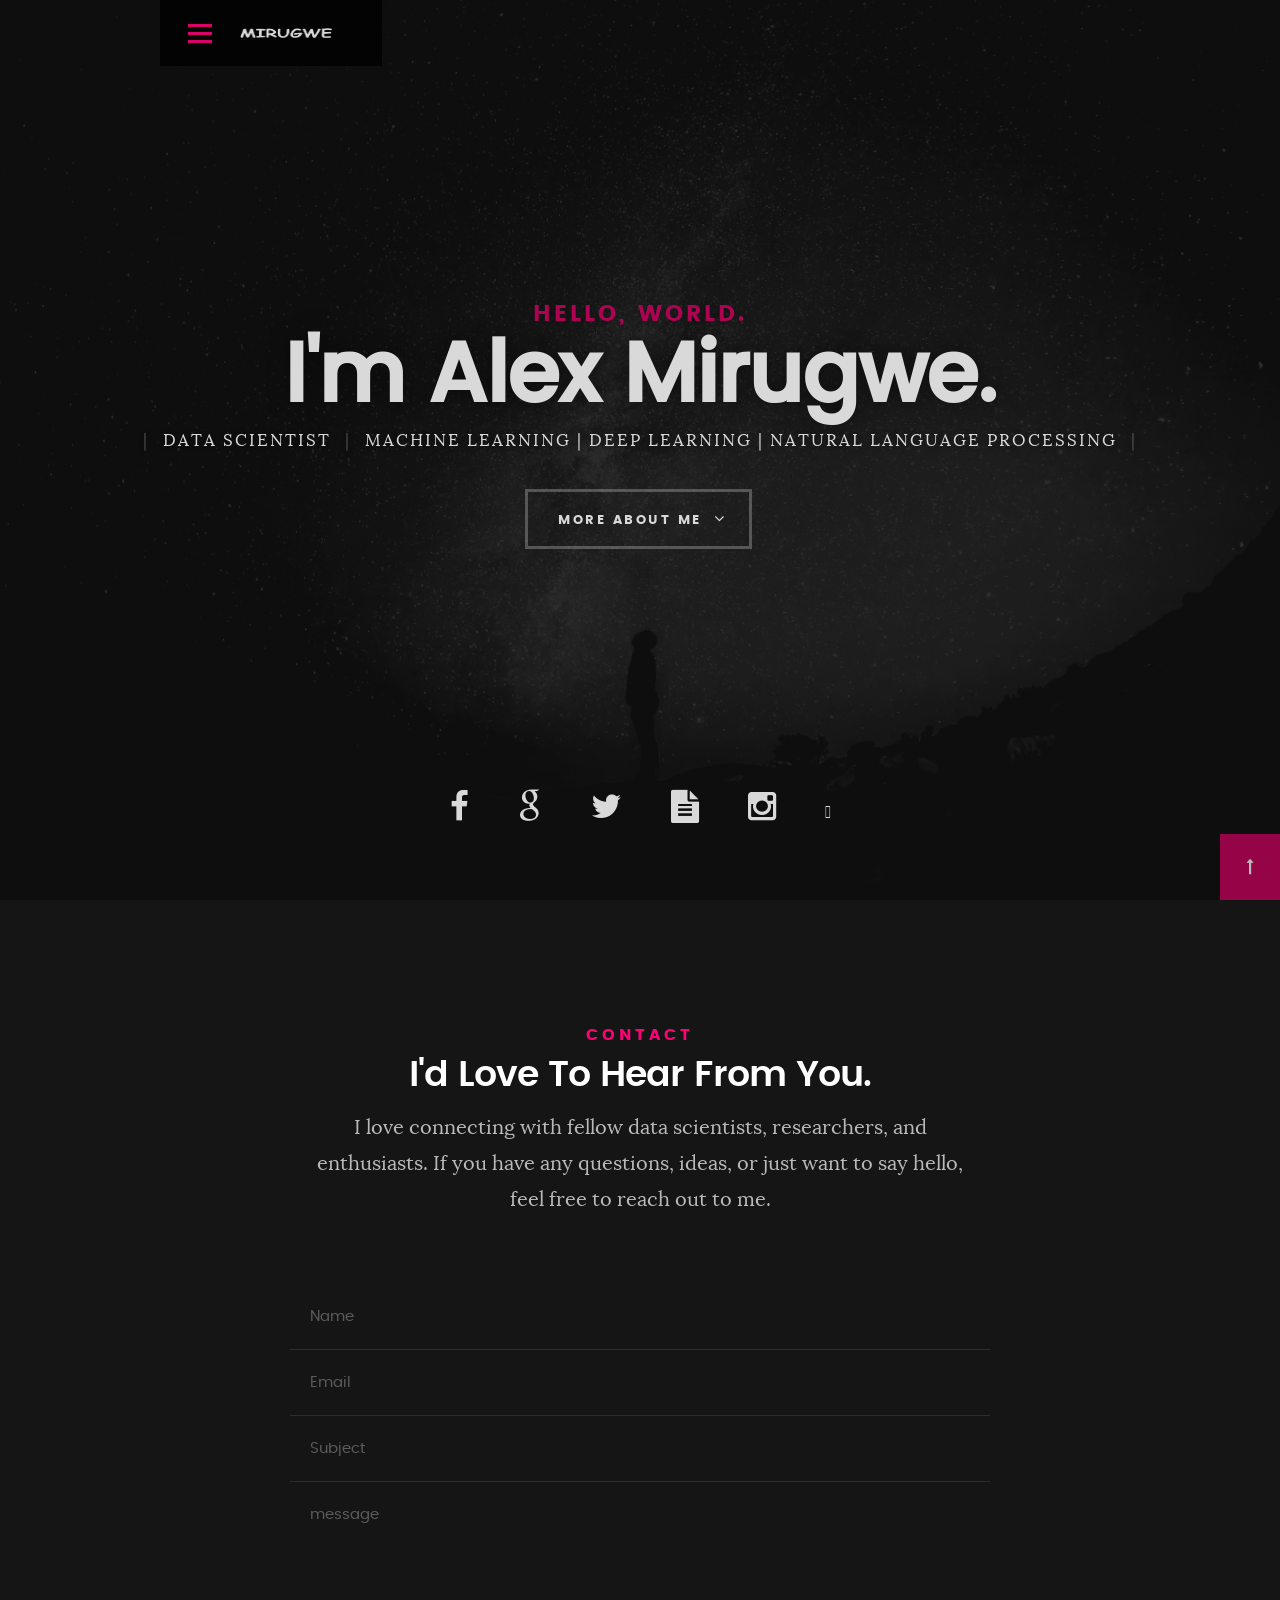
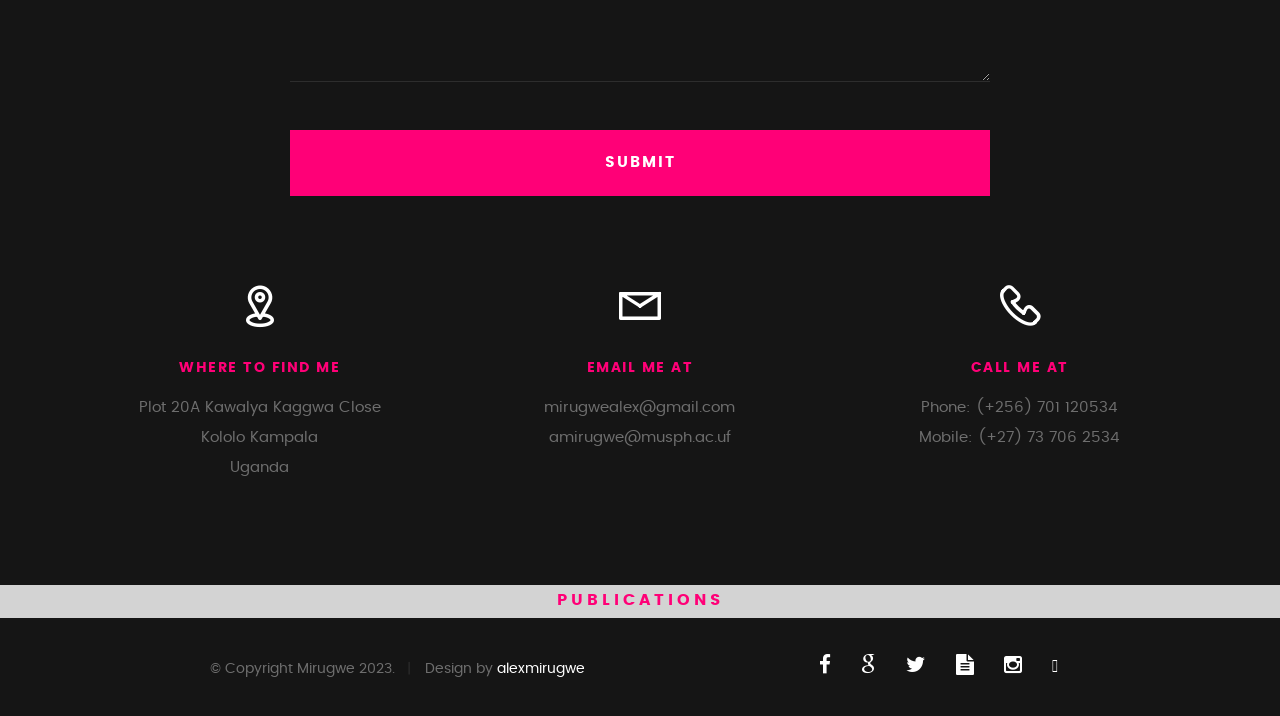
<file: styles.html>
<!DOCTYPE html>
<!--[if IE 8 ]><html class="no-js oldie ie8" lang="en"> <![endif]-->
<!--[if IE 9 ]><html class="no-js oldie ie9" lang="en"> <![endif]-->
<!--[if (gte IE 9)|!(IE)]><!--><html class="no-js" lang="en"> <!--<![endif]-->
<head>

   <!--- basic page needs
   ================================================== -->
   <meta charset="utf-8">
	<title>Style Demo - MIRUGWE</title>
	<meta name="description" content="">  
	<meta name="author" content="">

   <!-- mobile specific metas
   ================================================== -->
	<meta name="viewport" content="width=device-width, initial-scale=1, maximum-scale=1">

 	<!-- CSS
   ================================================== -->
   <link rel="stylesheet" href="css/base.css">  
   <link rel="stylesheet" href="css/main.css">
   <link rel="stylesheet" href="css/vendor.css">

   <style type="text/css" media="screen">

   	#styles { 
   		background: white;
   		padding-top: 12rem;
   		padding-bottom: 12rem;
   	}
   	#styles .row {
   		max-width: 1024px;
     	}
     	#styles .section-intro {
   		max-width: 800px;
     	}
      	
   </style>       

   <!-- script
   ================================================== -->
	<script src="js/modernizr.js"></script>
	<script src="js/pace.min.js"></script>

   <!-- favicons
	================================================== -->
	<link rel="icon" type="image/png" href="icon.png">

</head>

<!-- Google tag (gtag.js) -->
<script async src="https://www.googletagmanager.com/gtag/js?id=G-4RCFTDXNXP"></script>
<script>
  window.dataLayer = window.dataLayer || [];
  function gtag(){dataLayer.push(arguments);}
  gtag('js', new Date());

  gtag('config', 'G-4RCFTDXNXP');
</script>

<body id="top">

	<!-- header 
   ================================================== -->
   <header>   	
   	<div class="row">

   		<div class="top-bar">
   			<a class="menu-toggle" href="#"><span>Menu</span></a>

	   		<div class="logo">
		         <a href="index.html">MIRUGWE</a>
		      </div>		      

		   	<nav id="main-nav-wrap">
					<ul class="main-navigation">
						<li><a href="index.html#intro" title="">Home</a></li>
						<li><a href="index.html#about" title="">About</a></li>
						<li><a href="index.html#resume" title="">Resume</a></li>
						<li><a href="index.html#portfolio" title="">Portfolio</a></li>
						<li><a href="index.html#services" title="">Services</a></li>	
						<li><a href="index.html#publications" title="">Publications</a></li>				
						<li><a class="smoothscroll"  href="#contact" title="">Contact</a></li>				
					</ul>
				</nav>    		
   		</div> <!-- /top-bar --> 
   		
   	</div> <!-- /row --> 		
   </header> <!-- /header -->

	<!-- intro section
   ================================================== -->
   <section id="intro">   

   	<div class="intro-overlay"></div>	

   	<div class="intro-content">
   		<div class="row">

   			<div class="col-twelve">

	   			<h5>Hello, World.</h5>
	   			<h1>I'm Alex Mirugwe.</h1>

	   			<p class="intro-position">
	   				<span>Data Scientist</span>
	   				<span>Machine Learning | Deep Learning | Natural Language Processing</span> 
	   			</p>

	   			<a class="button stroke smoothscroll" href="#about" title="">More About Me</a>

	   		</div>  
   			
   		</div>   		 		
   	</div> <!-- /intro-content --> 

   	<ul class="intro-social">        
         <li><a href="https://www.facebook.com/mirugwe.alex"><i class="fa fa-facebook"></i></a></li>
         <li><a href="https://scholar.google.com/citations?user=Hk-4f5AAAAAJ&hl=en"><i class="fa fa-google"></i></a></li>
         <li><a href="https://twitter.com/mirugwealex1"><i class="fa fa-twitter"></i></a></li>
         <li><a href="https://www.researchgate.net/profile/Alex-Mirugwe"><i class="fa fa-file-text"></i></a></li>
         <li><a href="https://www.instagram.com/mirugwe_alex/"><i class="fa fa-instagram"></i></a></li>
		 <li><a href="https://github.com/mirugwe1"><i class="fa-brands fa-git"></i></a></li>
      </ul> <!-- /intro-social -->      	

   </section> <!-- /intro -->


   
   <!-- contact
   ================================================== -->
	<section id="contact">

		<div class="row section-intro">
   		<div class="col-twelve">

   			<h5>Contact</h5>
   			<h1>I'd Love To Hear From You.</h1>

   			<p class="lead">I love connecting with fellow data scientists, researchers, and enthusiasts. If you have any questions, ideas, or just want to say hello, feel free to reach out to me.</p>

   		</div> 
   	</div> <!-- /section-intro -->

   	<div class="row contact-form">

   		<div class="col-twelve">

            <!-- form -->
            <form name="contactForm" id="contactForm" method="post" action="">
      			<fieldset>

                  <div class="form-field">
 						   <input name="contactName" type="text" id="contactName" placeholder="Name" value="" minlength="2" required="">
                  </div>
                  <div class="form-field">
	      			   <input name="contactEmail" type="email" id="contactEmail" placeholder="Email" value="" required="">
	               </div>
                  <div class="form-field">
	     				   <input name="contactSubject" type="text" id="contactSubject" placeholder="Subject" value="">
	               </div>                       
                  <div class="form-field">
	                 	<textarea name="contactMessage" id="contactMessage" placeholder="message" rows="10" cols="50" required=""></textarea>
	               </div>                      
                 <div class="form-field">
                     <button class="submitform">Submit</button>
                     <div id="submit-loader">
                        <div class="text-loader">Sending...</div>                             
       				      <div class="s-loader">
								  	<div class="bounce1"></div>
								  	<div class="bounce2"></div>
								  	<div class="bounce3"></div>
								</div>
							</div>
                  </div>

      			</fieldset>
      		</form> <!-- Form End -->

            <!-- contact-warning -->
            <div id="message-warning"></div>            
            <!-- contact-success -->
      		<div id="message-success">
               <i class="fa fa-check"></i>Your message was sent, thank you!<br>
      		</div>

         </div> <!-- /col-twelve -->
   		
   	</div> <!-- /contact-form -->

   	<div class="row contact-info">

   		<div class="col-four tab-full">

   			<div class="icon">
   				<i class="icon-pin"></i>
   			</div>

   			<h5>Where to find me</h5>

   			<p>
				Plot 20A Kawalya Kaggwa Close<br>
				Kololo Kampala<br>
				Uganda
            </p>

   		</div>

   		<div class="col-four tab-full collapse">

   			<div class="icon">
   				<i class="icon-mail"></i>
   			</div>

   			<h5>Email Me At</h5>

   			<p>mirugwealex@gmail.com<br>
			   	amirugwe@musph.ac.uf			     
			   </p>

   		</div>

   		<div class="col-four tab-full">

   			<div class="icon">
   				<i class="icon-phone"></i>
   			</div>

   			<h5>Call Me At</h5>

   			<p>Phone: (+256) 701 120534<br>
			   	Mobile: (+27) 73 706 2534<br>
			   </p>

   		</div>
   		
   	</div> <!-- /contact-info -->
		
	</section> <!-- /contact -->

	<style>
		.publications-section {
		  background-color: lightgray;
		}
	  
		.publications-title {
		  color: blue;
		}
	  </style>
	  
	  <section id="Publications" class="publications-section">
		<div class="row section-intro">
		  <div class="col-twelve">
			<h5 class="publications-title">Publications</h5>
			
		  </div> 
		</div> <!-- /section-intro -->
	  </section>
	  


   <!-- footer
   ================================================== -->

   <footer>
     	<div class="row">

     		<div class="col-six tab-full pull-right social">

     			<ul class="footer-social">        
			      <li><a href="https://www.facebook.com/mirugwe.alex"><i class="fa fa-facebook"></i></a></li>
			      <li><a href="https://scholar.google.com/citations?user=Hk-4f5AAAAAJ&hl=en"><i class="fa fa-google"></i></a></li>
			      <li><a href="https://twitter.com/mirugwealex1"><i class="fa fa-twitter"></i></a></li>
			      <li><a href="https://www.researchgate.net/profile/Alex-Mirugwe"><i class="fa fa-file-text"></i></a></li>
			      <li><a href="https://www.instagram.com/mirugwe_alex/"><i class="fa fa-instagram"></i></a></li>
				  <li><a href="https://github.com/mirugwe1"><i class="fa-brands fa-git"></i></a></li>
			   </ul> 
	      		
	      </div>

      	<div class="col-six tab-full">
	      	<div class="copyright">
		        	<span>© Copyright Mirugwe 2023.</span> 
		        	<span>Design by <a href="https://github.com/mirugwe1">alexmirugwe</a></span>	         	
		         </div>		                  
	      	</div>

	      	<div id="go-top">
		         <a class="smoothscroll" title="Back to Top" href="#top"><i class="fa fa-long-arrow-up"></i></a>
		      </div>

      	</div> <!-- /row -->     	
   </footer>    

   <style>
	.loader {
	  border: 16px solid #f3f3f3; /* Light gray border */
	  border-top: 16px solid #3498db; /* Blue border on top */
	  border-radius: 50%;
	  width: 120px;
	  height: 120px;
	  animation: spin 2s linear infinite; /* Rotate the border */
	}
	
	@keyframes spin {
	  0% { transform: rotate(0deg); }
	  100% { transform: rotate(360deg); }
	}
	</style>
	
	<div id="preloader"> 
		<div id="loader" class="loader"></div>
	</div>
	

   <!-- Java Script
   ================================================== --> 
   <script src="js/jquery-2.1.3.min.js"></script>
   <script src="js/plugins.js"></script>
   <script src="js/main.js"></script>

</body>

</html>
</file>
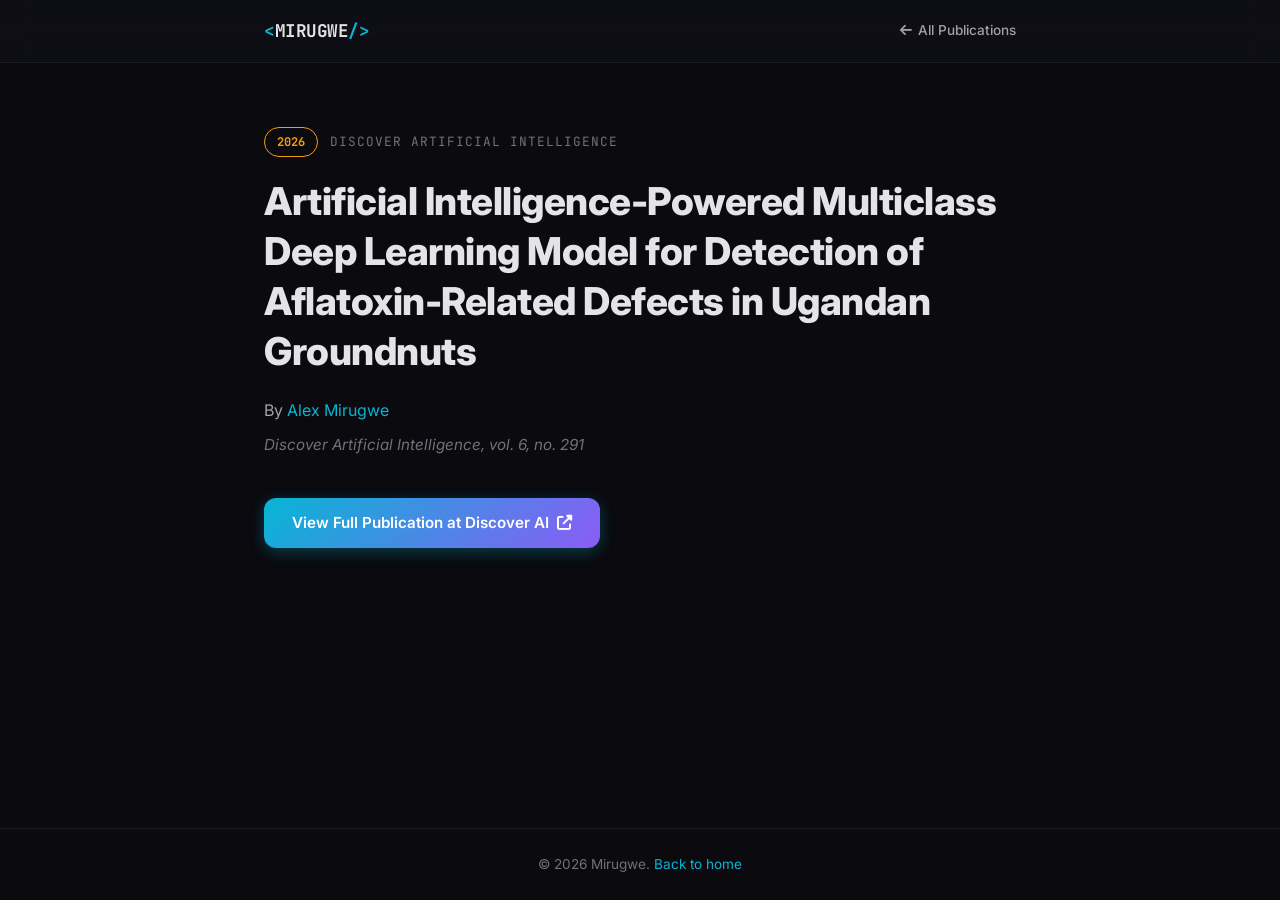
<file: publications/aflatoxin-groundnuts-deep-learning.html>
<!DOCTYPE html>
<html lang="en" data-theme="dark">
<head>
   <meta charset="utf-8">
   <title>Artificial Intelligence-Powered Multiclass Deep Learning Model for Detection of Aflatoxin-Related Defects in Ugandan Groundnuts — Alex Mirugwe</title>
   <meta name="description" content="Artificial Intelligence-Powered Multiclass Deep Learning Model for Detection of Aflatoxin-Related Defects in Ugandan Groundnuts. Published in Discover Artificial Intelligence, 2026. Research by Alex Mirugwe.">
   <meta name="author" content="Alex Mirugwe">
   <link rel="canonical" href="https://www.mirugwe.com/publications/aflatoxin-groundnuts-deep-learning.html">
   <meta property="og:type" content="article">
   <meta property="og:title" content="Artificial Intelligence-Powered Multiclass Deep Learning Model for Detection of Aflatoxin-Related Defects in Ugandan Groundnuts">
   <meta property="og:description" content="Published in Discover Artificial Intelligence, 2026.">
   <meta property="og:image" content="https://www.mirugwe.com/images/profile-pic.png">
   <meta property="og:url" content="https://www.mirugwe.com/publications/aflatoxin-groundnuts-deep-learning.html">
   <meta name="viewport" content="width=device-width, initial-scale=1">

   <link rel="stylesheet" href="https://cdnjs.cloudflare.com/ajax/libs/font-awesome/6.6.0/css/all.min.css">
   <link rel="stylesheet" href="https://fonts.googleapis.com/css2?family=Inter:wght@300;400;500;600;700;800&family=JetBrains+Mono:wght@400;500;700&display=swap">
   <link rel="icon" type="image/png" href="../icon.png">
   <link rel="stylesheet" href="publication.css">

   <script type="application/ld+json">
{
      "@context": "https://schema.org",
      "@type": "ScholarlyArticle",
      "headline": "Artificial Intelligence-Powered Multiclass Deep Learning Model for Detection of Aflatoxin-Related Defects in Ugandan Groundnuts",
      "author": {
            "@type": "Person",
            "name": "Alex Mirugwe",
            "url": "https://www.mirugwe.com"
      },
      "datePublished": "2026",
      "isPartOf": {
            "@type": "Periodical",
            "name": "Discover Artificial Intelligence"
      },
      "url": "https://www.mirugwe.com/publications/aflatoxin-groundnuts-deep-learning.html",
      "sameAs": "https://doi.org/10.1007/s44163-026-01027-3"
}
   </script>
</head>
<body>

   <header class="pub-header">
      <div class="pub-header-inner">
         <a href="../index.html" class="logo"><span>&lt;</span>MIRUGWE<span>/&gt;</span></a>
         <a href="../index.html#publications" class="back-link"><i class="fas fa-arrow-left"></i> All Publications</a>
      </div>
   </header>

   <main class="pub-main">
      <div class="pub-container">
         <div class="pub-meta-top">
            <span class="pub-year-badge">2026</span>
            <span class="pub-venue-name">Discover Artificial Intelligence</span>
         </div>
         <h1 class="pub-page-title">Artificial Intelligence-Powered Multiclass Deep Learning Model for Detection of Aflatoxin-Related Defects in Ugandan Groundnuts</h1>
         <p class="pub-page-author">By <a href="../index.html#about">Alex Mirugwe</a></p>
         <p class="pub-page-citation">Discover Artificial Intelligence, vol. 6, no. 291</p>
         <a href="https://doi.org/10.1007/s44163-026-01027-3" target="_blank" rel="noopener noreferrer" class="btn btn-primary">View Full Publication at Discover AI <i class="fas fa-external-link-alt"></i></a>
      </div>
   </main>

   <footer class="pub-footer">
      <div class="pub-container">
         <p>&copy; 2026 Mirugwe. <a href="../index.html">Back to home</a></p>
      </div>
   </footer>

   <script>
      document.documentElement.setAttribute('data-theme', localStorage.getItem('theme') || 'dark');
   </script>
</body>
</html>
</file>
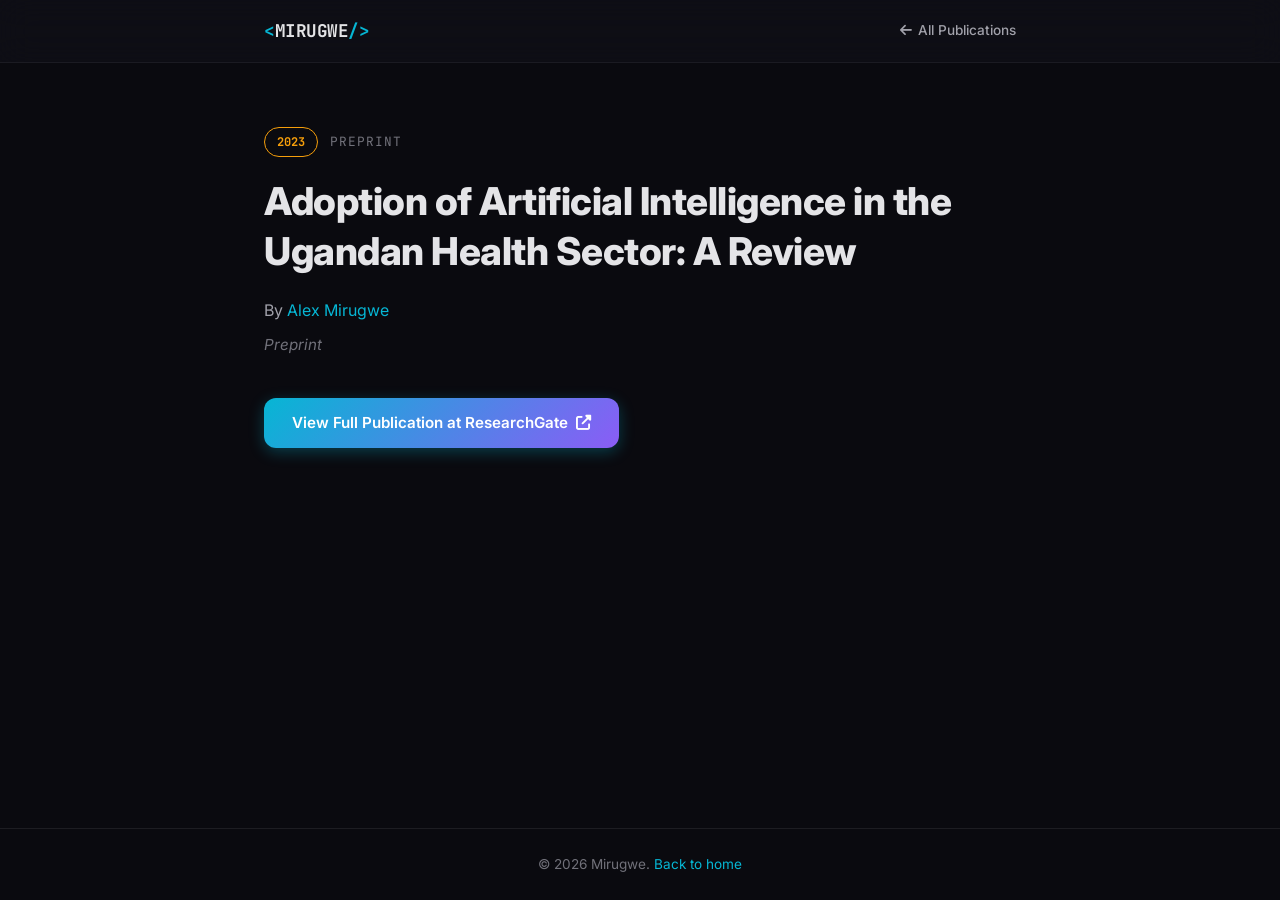
<file: publications/ai-adoption-ugandan-health-sector.html>
<!DOCTYPE html>
<html lang="en" data-theme="dark">
<head>
   <meta charset="utf-8">
   <title>Adoption of Artificial Intelligence in the Ugandan Health Sector: A Review — Alex Mirugwe</title>
   <meta name="description" content="Adoption of Artificial Intelligence in the Ugandan Health Sector: A Review. Published in Preprint, 2023. Research by Alex Mirugwe.">
   <meta name="author" content="Alex Mirugwe">
   <link rel="canonical" href="https://www.mirugwe.com/publications/ai-adoption-ugandan-health-sector.html">
   <meta property="og:type" content="article">
   <meta property="og:title" content="Adoption of Artificial Intelligence in the Ugandan Health Sector: A Review">
   <meta property="og:description" content="Published in Preprint, 2023.">
   <meta property="og:image" content="https://www.mirugwe.com/images/profile-pic.png">
   <meta property="og:url" content="https://www.mirugwe.com/publications/ai-adoption-ugandan-health-sector.html">
   <meta name="viewport" content="width=device-width, initial-scale=1">

   <link rel="stylesheet" href="https://cdnjs.cloudflare.com/ajax/libs/font-awesome/6.6.0/css/all.min.css">
   <link rel="stylesheet" href="https://fonts.googleapis.com/css2?family=Inter:wght@300;400;500;600;700;800&family=JetBrains+Mono:wght@400;500;700&display=swap">
   <link rel="icon" type="image/png" href="../icon.png">
   <link rel="stylesheet" href="publication.css">

   <script type="application/ld+json">
{
      "@context": "https://schema.org",
      "@type": "ScholarlyArticle",
      "headline": "Adoption of Artificial Intelligence in the Ugandan Health Sector: A Review",
      "author": {
            "@type": "Person",
            "name": "Alex Mirugwe",
            "url": "https://www.mirugwe.com"
      },
      "datePublished": "2023",
      "isPartOf": {
            "@type": "Periodical",
            "name": "Preprint"
      },
      "url": "https://www.mirugwe.com/publications/ai-adoption-ugandan-health-sector.html",
      "sameAs": "https://www.researchgate.net/publication/370073027_Adoption_of_Artificial_Intelligence_in_the_Ugandan_Health_Sector_a_review_of_Literature"
}
   </script>
</head>
<body>

   <header class="pub-header">
      <div class="pub-header-inner">
         <a href="../index.html" class="logo"><span>&lt;</span>MIRUGWE<span>/&gt;</span></a>
         <a href="../index.html#publications" class="back-link"><i class="fas fa-arrow-left"></i> All Publications</a>
      </div>
   </header>

   <main class="pub-main">
      <div class="pub-container">
         <div class="pub-meta-top">
            <span class="pub-year-badge">2023</span>
            <span class="pub-venue-name">Preprint</span>
         </div>
         <h1 class="pub-page-title">Adoption of Artificial Intelligence in the Ugandan Health Sector: A Review</h1>
         <p class="pub-page-author">By <a href="../index.html#about">Alex Mirugwe</a></p>
         <p class="pub-page-citation">Preprint</p>
         <a href="https://www.researchgate.net/publication/370073027_Adoption_of_Artificial_Intelligence_in_the_Ugandan_Health_Sector_a_review_of_Literature" target="_blank" rel="noopener noreferrer" class="btn btn-primary">View Full Publication at ResearchGate <i class="fas fa-external-link-alt"></i></a>
      </div>
   </main>

   <footer class="pub-footer">
      <div class="pub-container">
         <p>&copy; 2026 Mirugwe. <a href="../index.html">Back to home</a></p>
      </div>
   </footer>

   <script>
      document.documentElement.setAttribute('data-theme', localStorage.getItem('theme') || 'dark');
   </script>
</body>
</html>
</file>
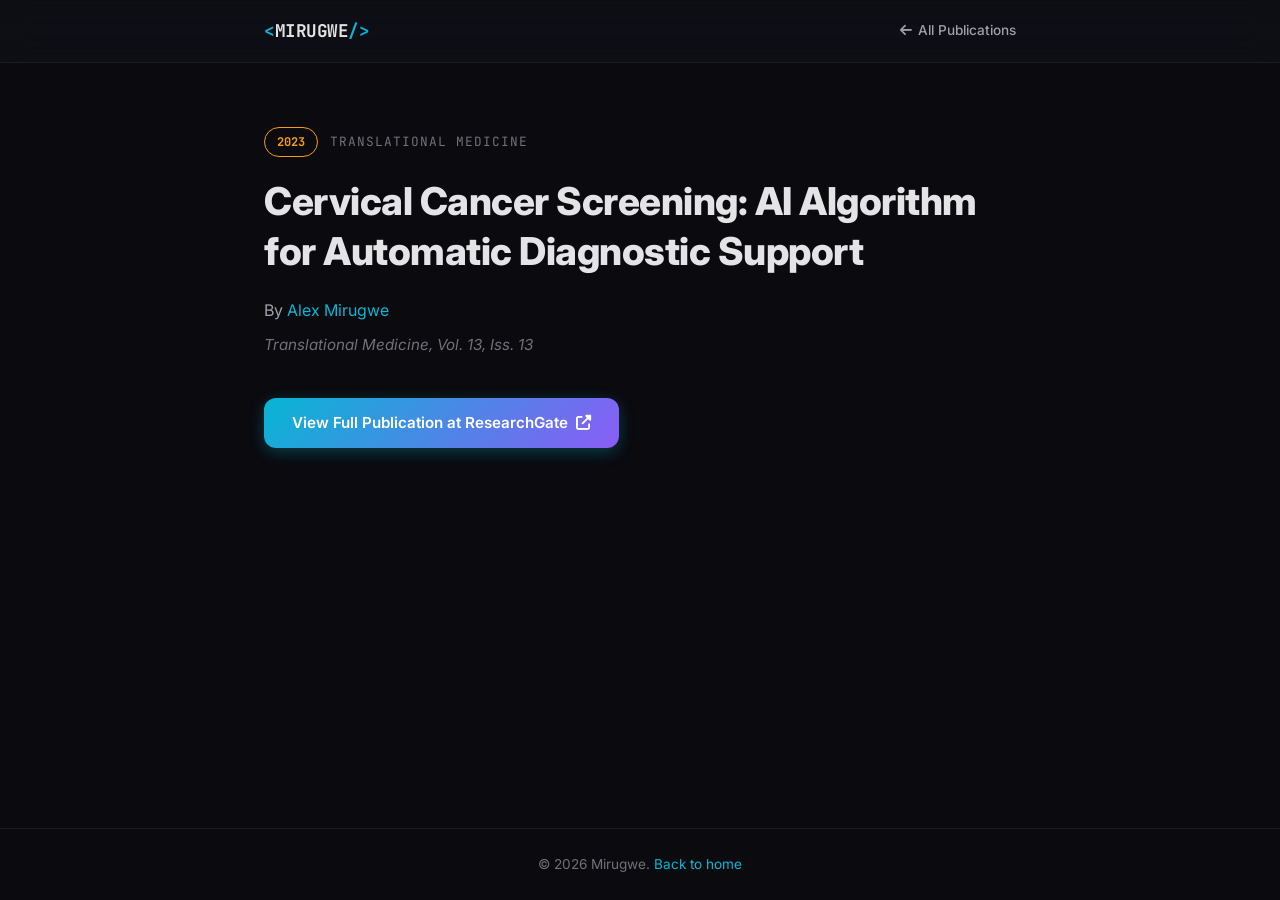
<file: publications/cervical-cancer-screening-ai.html>
<!DOCTYPE html>
<html lang="en" data-theme="dark">
<head>
   <meta charset="utf-8">
   <title>Cervical Cancer Screening: AI Algorithm for Automatic Diagnostic Support — Alex Mirugwe</title>
   <meta name="description" content="Cervical Cancer Screening: AI Algorithm for Automatic Diagnostic Support. Published in Translational Medicine, 2023. Research by Alex Mirugwe.">
   <meta name="author" content="Alex Mirugwe">
   <link rel="canonical" href="https://www.mirugwe.com/publications/cervical-cancer-screening-ai.html">
   <meta property="og:type" content="article">
   <meta property="og:title" content="Cervical Cancer Screening: AI Algorithm for Automatic Diagnostic Support">
   <meta property="og:description" content="Published in Translational Medicine, 2023.">
   <meta property="og:image" content="https://www.mirugwe.com/images/profile-pic.png">
   <meta property="og:url" content="https://www.mirugwe.com/publications/cervical-cancer-screening-ai.html">
   <meta name="viewport" content="width=device-width, initial-scale=1">

   <link rel="stylesheet" href="https://cdnjs.cloudflare.com/ajax/libs/font-awesome/6.6.0/css/all.min.css">
   <link rel="stylesheet" href="https://fonts.googleapis.com/css2?family=Inter:wght@300;400;500;600;700;800&family=JetBrains+Mono:wght@400;500;700&display=swap">
   <link rel="icon" type="image/png" href="../icon.png">
   <link rel="stylesheet" href="publication.css">

   <script type="application/ld+json">
{
      "@context": "https://schema.org",
      "@type": "ScholarlyArticle",
      "headline": "Cervical Cancer Screening: AI Algorithm for Automatic Diagnostic Support",
      "author": {
            "@type": "Person",
            "name": "Alex Mirugwe",
            "url": "https://www.mirugwe.com"
      },
      "datePublished": "2023",
      "isPartOf": {
            "@type": "Periodical",
            "name": "Translational Medicine"
      },
      "url": "https://www.mirugwe.com/publications/cervical-cancer-screening-ai.html",
      "sameAs": "https://www.researchgate.net/publication/378373924_Cervical_Cancer_Screening_Artificial_Intelligence_Algorithm_for_Automatic_Diagnostic_Support"
}
   </script>
</head>
<body>

   <header class="pub-header">
      <div class="pub-header-inner">
         <a href="../index.html" class="logo"><span>&lt;</span>MIRUGWE<span>/&gt;</span></a>
         <a href="../index.html#publications" class="back-link"><i class="fas fa-arrow-left"></i> All Publications</a>
      </div>
   </header>

   <main class="pub-main">
      <div class="pub-container">
         <div class="pub-meta-top">
            <span class="pub-year-badge">2023</span>
            <span class="pub-venue-name">Translational Medicine</span>
         </div>
         <h1 class="pub-page-title">Cervical Cancer Screening: AI Algorithm for Automatic Diagnostic Support</h1>
         <p class="pub-page-author">By <a href="../index.html#about">Alex Mirugwe</a></p>
         <p class="pub-page-citation">Translational Medicine, Vol. 13, Iss. 13</p>
         <a href="https://www.researchgate.net/publication/378373924_Cervical_Cancer_Screening_Artificial_Intelligence_Algorithm_for_Automatic_Diagnostic_Support" target="_blank" rel="noopener noreferrer" class="btn btn-primary">View Full Publication at ResearchGate <i class="fas fa-external-link-alt"></i></a>
      </div>
   </main>

   <footer class="pub-footer">
      <div class="pub-container">
         <p>&copy; 2026 Mirugwe. <a href="../index.html">Back to home</a></p>
      </div>
   </footer>

   <script>
      document.documentElement.setAttribute('data-theme', localStorage.getItem('theme') || 'dark');
   </script>
</body>
</html>
</file>
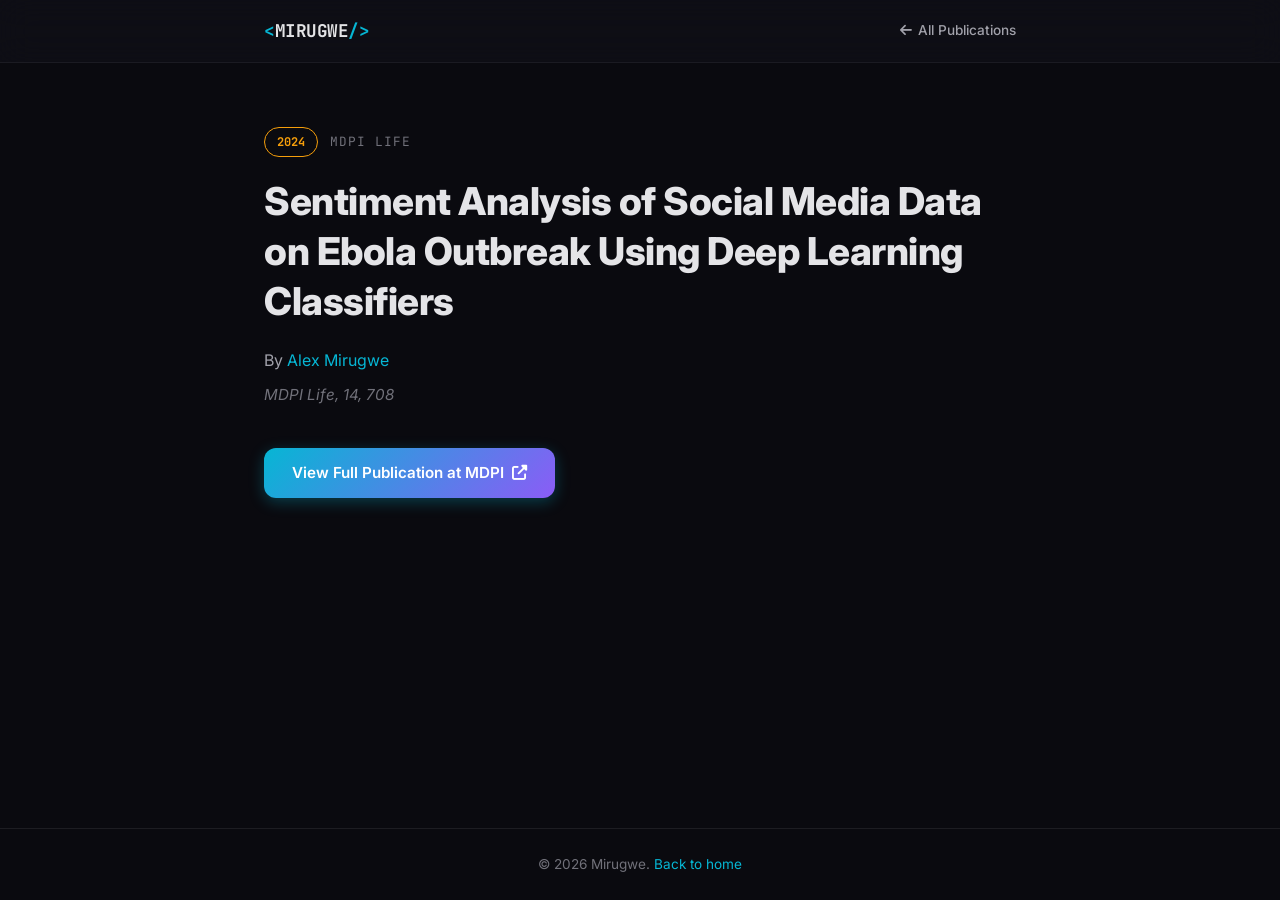
<file: publications/ebola-sentiment-analysis.html>
<!DOCTYPE html>
<html lang="en" data-theme="dark">
<head>
   <meta charset="utf-8">
   <title>Sentiment Analysis of Social Media Data on Ebola Outbreak Using Deep Learning Classifiers — Alex Mirugwe</title>
   <meta name="description" content="Sentiment Analysis of Social Media Data on Ebola Outbreak Using Deep Learning Classifiers. Published in MDPI Life, 2024. Research by Alex Mirugwe.">
   <meta name="author" content="Alex Mirugwe">
   <link rel="canonical" href="https://www.mirugwe.com/publications/ebola-sentiment-analysis.html">
   <meta property="og:type" content="article">
   <meta property="og:title" content="Sentiment Analysis of Social Media Data on Ebola Outbreak Using Deep Learning Classifiers">
   <meta property="og:description" content="Published in MDPI Life, 2024.">
   <meta property="og:image" content="https://www.mirugwe.com/images/profile-pic.png">
   <meta property="og:url" content="https://www.mirugwe.com/publications/ebola-sentiment-analysis.html">
   <meta name="viewport" content="width=device-width, initial-scale=1">

   <link rel="stylesheet" href="https://cdnjs.cloudflare.com/ajax/libs/font-awesome/6.6.0/css/all.min.css">
   <link rel="stylesheet" href="https://fonts.googleapis.com/css2?family=Inter:wght@300;400;500;600;700;800&family=JetBrains+Mono:wght@400;500;700&display=swap">
   <link rel="icon" type="image/png" href="../icon.png">
   <link rel="stylesheet" href="publication.css">

   <script type="application/ld+json">
{
      "@context": "https://schema.org",
      "@type": "ScholarlyArticle",
      "headline": "Sentiment Analysis of Social Media Data on Ebola Outbreak Using Deep Learning Classifiers",
      "author": {
            "@type": "Person",
            "name": "Alex Mirugwe",
            "url": "https://www.mirugwe.com"
      },
      "datePublished": "2024",
      "isPartOf": {
            "@type": "Periodical",
            "name": "MDPI Life"
      },
      "url": "https://www.mirugwe.com/publications/ebola-sentiment-analysis.html",
      "sameAs": "https://doi.org/10.3390/life14060708"
}
   </script>
</head>
<body>

   <header class="pub-header">
      <div class="pub-header-inner">
         <a href="../index.html" class="logo"><span>&lt;</span>MIRUGWE<span>/&gt;</span></a>
         <a href="../index.html#publications" class="back-link"><i class="fas fa-arrow-left"></i> All Publications</a>
      </div>
   </header>

   <main class="pub-main">
      <div class="pub-container">
         <div class="pub-meta-top">
            <span class="pub-year-badge">2024</span>
            <span class="pub-venue-name">MDPI Life</span>
         </div>
         <h1 class="pub-page-title">Sentiment Analysis of Social Media Data on Ebola Outbreak Using Deep Learning Classifiers</h1>
         <p class="pub-page-author">By <a href="../index.html#about">Alex Mirugwe</a></p>
         <p class="pub-page-citation">MDPI Life, 14, 708</p>
         <a href="https://doi.org/10.3390/life14060708" target="_blank" rel="noopener noreferrer" class="btn btn-primary">View Full Publication at MDPI <i class="fas fa-external-link-alt"></i></a>
      </div>
   </main>

   <footer class="pub-footer">
      <div class="pub-container">
         <p>&copy; 2026 Mirugwe. <a href="../index.html">Back to home</a></p>
      </div>
   </footer>

   <script>
      document.documentElement.setAttribute('data-theme', localStorage.getItem('theme') || 'dark');
   </script>
</body>
</html>
</file>
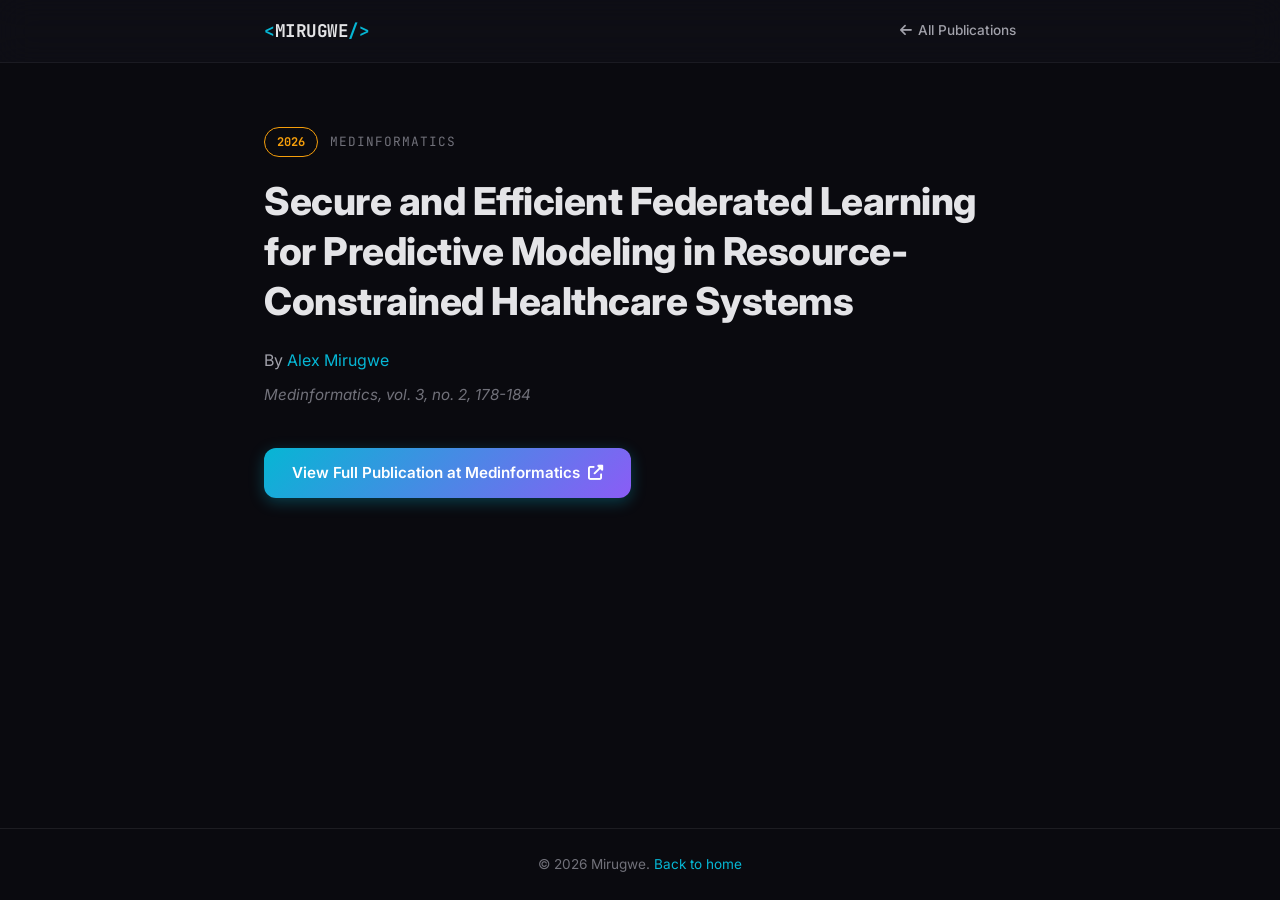
<file: publications/federated-learning-healthcare.html>
<!DOCTYPE html>
<html lang="en" data-theme="dark">
<head>
   <meta charset="utf-8">
   <title>Secure and Efficient Federated Learning for Predictive Modeling in Resource-Constrained Healthcare Systems — Alex Mirugwe</title>
   <meta name="description" content="Secure and Efficient Federated Learning for Predictive Modeling in Resource-Constrained Healthcare Systems. Published in Medinformatics, 2026. Research by Alex Mirugwe.">
   <meta name="author" content="Alex Mirugwe">
   <link rel="canonical" href="https://www.mirugwe.com/publications/federated-learning-healthcare.html">
   <meta property="og:type" content="article">
   <meta property="og:title" content="Secure and Efficient Federated Learning for Predictive Modeling in Resource-Constrained Healthcare Systems">
   <meta property="og:description" content="Published in Medinformatics, 2026.">
   <meta property="og:image" content="https://www.mirugwe.com/images/profile-pic.png">
   <meta property="og:url" content="https://www.mirugwe.com/publications/federated-learning-healthcare.html">
   <meta name="viewport" content="width=device-width, initial-scale=1">

   <link rel="stylesheet" href="https://cdnjs.cloudflare.com/ajax/libs/font-awesome/6.6.0/css/all.min.css">
   <link rel="stylesheet" href="https://fonts.googleapis.com/css2?family=Inter:wght@300;400;500;600;700;800&family=JetBrains+Mono:wght@400;500;700&display=swap">
   <link rel="icon" type="image/png" href="../icon.png">
   <link rel="stylesheet" href="publication.css">

   <script type="application/ld+json">
{
      "@context": "https://schema.org",
      "@type": "ScholarlyArticle",
      "headline": "Secure and Efficient Federated Learning for Predictive Modeling in Resource-Constrained Healthcare Systems",
      "author": {
            "@type": "Person",
            "name": "Alex Mirugwe",
            "url": "https://www.mirugwe.com"
      },
      "datePublished": "2026",
      "isPartOf": {
            "@type": "Periodical",
            "name": "Medinformatics"
      },
      "url": "https://www.mirugwe.com/publications/federated-learning-healthcare.html",
      "sameAs": "https://doi.org/10.47852/bonviewMEDIN52027621"
}
   </script>
</head>
<body>

   <header class="pub-header">
      <div class="pub-header-inner">
         <a href="../index.html" class="logo"><span>&lt;</span>MIRUGWE<span>/&gt;</span></a>
         <a href="../index.html#publications" class="back-link"><i class="fas fa-arrow-left"></i> All Publications</a>
      </div>
   </header>

   <main class="pub-main">
      <div class="pub-container">
         <div class="pub-meta-top">
            <span class="pub-year-badge">2026</span>
            <span class="pub-venue-name">Medinformatics</span>
         </div>
         <h1 class="pub-page-title">Secure and Efficient Federated Learning for Predictive Modeling in Resource-Constrained Healthcare Systems</h1>
         <p class="pub-page-author">By <a href="../index.html#about">Alex Mirugwe</a></p>
         <p class="pub-page-citation">Medinformatics, vol. 3, no. 2, 178-184</p>
         <a href="https://doi.org/10.47852/bonviewMEDIN52027621" target="_blank" rel="noopener noreferrer" class="btn btn-primary">View Full Publication at Medinformatics <i class="fas fa-external-link-alt"></i></a>
      </div>
   </main>

   <footer class="pub-footer">
      <div class="pub-container">
         <p>&copy; 2026 Mirugwe. <a href="../index.html">Back to home</a></p>
      </div>
   </footer>

   <script>
      document.documentElement.setAttribute('data-theme', localStorage.getItem('theme') || 'dark');
   </script>
</body>
</html>
</file>
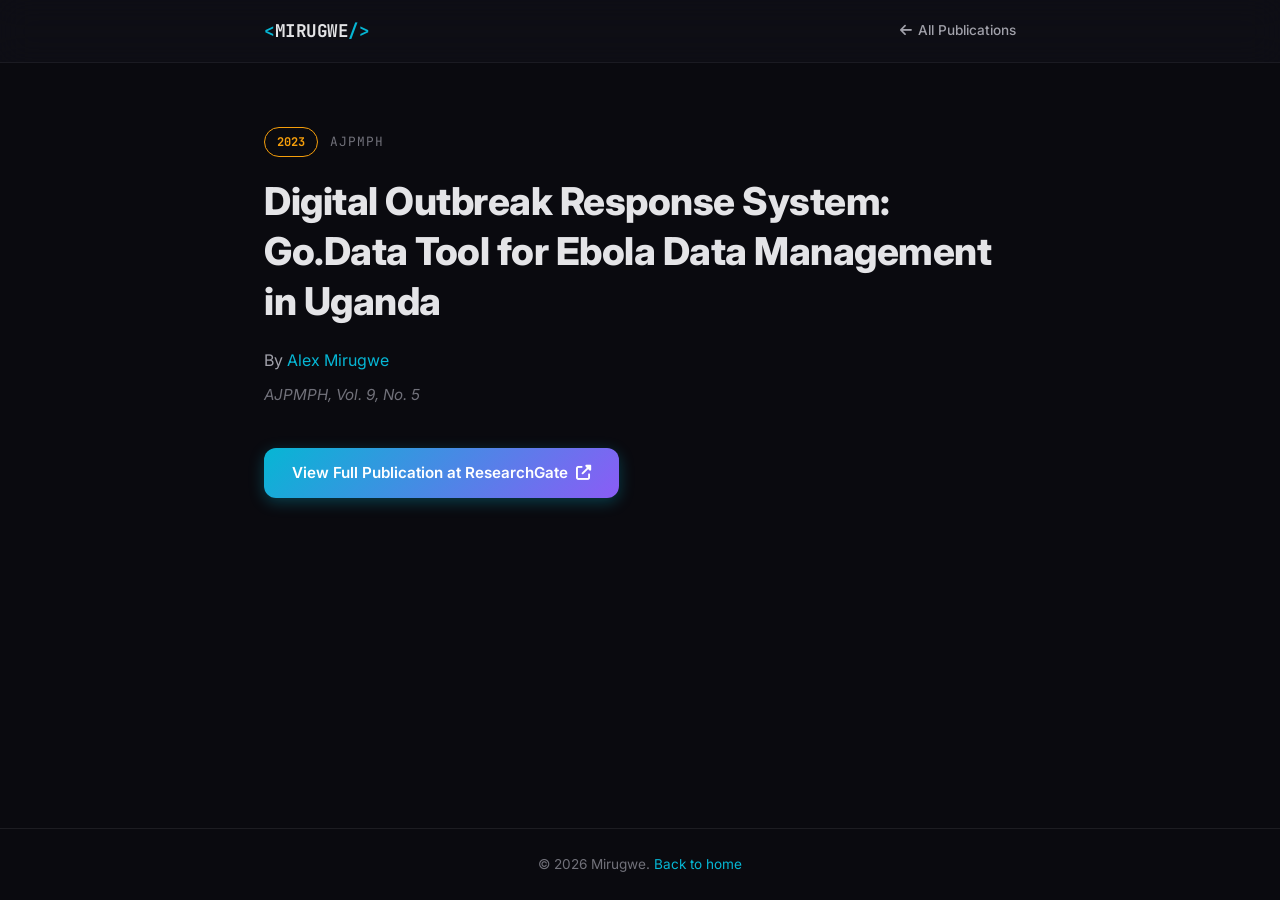
<file: publications/godata-ebola-outbreak-management.html>
<!DOCTYPE html>
<html lang="en" data-theme="dark">
<head>
   <meta charset="utf-8">
   <title>Digital Outbreak Response System: Go.Data Tool for Ebola Data Management in Uganda — Alex Mirugwe</title>
   <meta name="description" content="Digital Outbreak Response System: Go.Data Tool for Ebola Data Management in Uganda. Published in AJPMPH, 2023. Research by Alex Mirugwe.">
   <meta name="author" content="Alex Mirugwe">
   <link rel="canonical" href="https://www.mirugwe.com/publications/godata-ebola-outbreak-management.html">
   <meta property="og:type" content="article">
   <meta property="og:title" content="Digital Outbreak Response System: Go.Data Tool for Ebola Data Management in Uganda">
   <meta property="og:description" content="Published in AJPMPH, 2023.">
   <meta property="og:image" content="https://www.mirugwe.com/images/profile-pic.png">
   <meta property="og:url" content="https://www.mirugwe.com/publications/godata-ebola-outbreak-management.html">
   <meta name="viewport" content="width=device-width, initial-scale=1">

   <link rel="stylesheet" href="https://cdnjs.cloudflare.com/ajax/libs/font-awesome/6.6.0/css/all.min.css">
   <link rel="stylesheet" href="https://fonts.googleapis.com/css2?family=Inter:wght@300;400;500;600;700;800&family=JetBrains+Mono:wght@400;500;700&display=swap">
   <link rel="icon" type="image/png" href="../icon.png">
   <link rel="stylesheet" href="publication.css">

   <script type="application/ld+json">
{
      "@context": "https://schema.org",
      "@type": "ScholarlyArticle",
      "headline": "Digital Outbreak Response System: Go.Data Tool for Ebola Data Management in Uganda",
      "author": {
            "@type": "Person",
            "name": "Alex Mirugwe",
            "url": "https://www.mirugwe.com"
      },
      "datePublished": "2023",
      "isPartOf": {
            "@type": "Periodical",
            "name": "AJPMPH"
      },
      "url": "https://www.mirugwe.com/publications/godata-ebola-outbreak-management.html",
      "sameAs": "https://www.researchgate.net/publication/373118609_Digital_Outbreak_Response_System_A_Research_Study_on_the_Use_of_the_GoData_Tool_for_Ebola_Outbreak_Data_Management_in_Uganda"
}
   </script>
</head>
<body>

   <header class="pub-header">
      <div class="pub-header-inner">
         <a href="../index.html" class="logo"><span>&lt;</span>MIRUGWE<span>/&gt;</span></a>
         <a href="../index.html#publications" class="back-link"><i class="fas fa-arrow-left"></i> All Publications</a>
      </div>
   </header>

   <main class="pub-main">
      <div class="pub-container">
         <div class="pub-meta-top">
            <span class="pub-year-badge">2023</span>
            <span class="pub-venue-name">AJPMPH</span>
         </div>
         <h1 class="pub-page-title">Digital Outbreak Response System: Go.Data Tool for Ebola Data Management in Uganda</h1>
         <p class="pub-page-author">By <a href="../index.html#about">Alex Mirugwe</a></p>
         <p class="pub-page-citation">AJPMPH, Vol. 9, No. 5</p>
         <a href="https://www.researchgate.net/publication/373118609_Digital_Outbreak_Response_System_A_Research_Study_on_the_Use_of_the_GoData_Tool_for_Ebola_Outbreak_Data_Management_in_Uganda" target="_blank" rel="noopener noreferrer" class="btn btn-primary">View Full Publication at ResearchGate <i class="fas fa-external-link-alt"></i></a>
      </div>
   </main>

   <footer class="pub-footer">
      <div class="pub-container">
         <p>&copy; 2026 Mirugwe. <a href="../index.html">Back to home</a></p>
      </div>
   </footer>

   <script>
      document.documentElement.setAttribute('data-theme', localStorage.getItem('theme') || 'dark');
   </script>
</body>
</html>
</file>
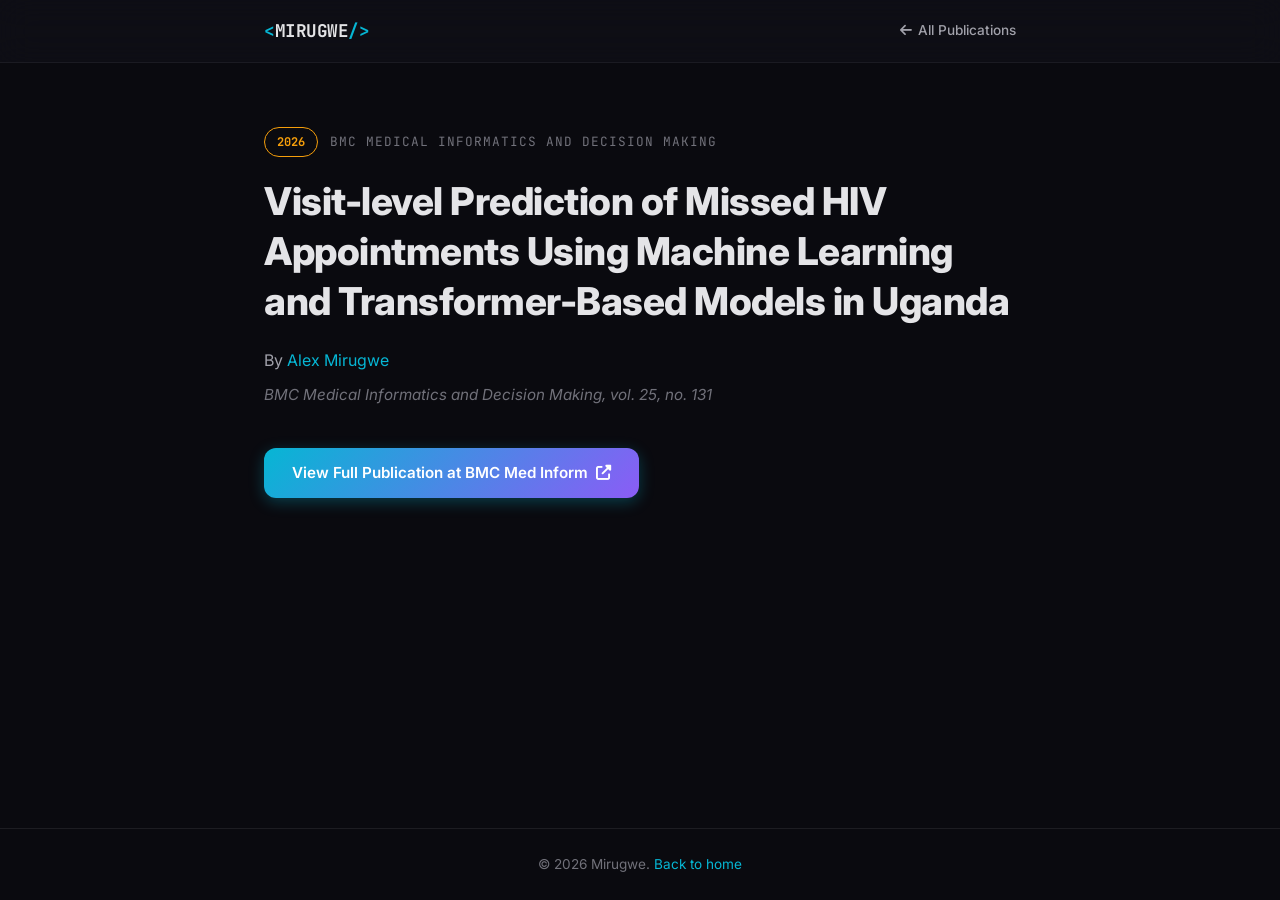
<file: publications/missed-hiv-appointments-prediction.html>
<!DOCTYPE html>
<html lang="en" data-theme="dark">
<head>
   <meta charset="utf-8">
   <title>Visit-level Prediction of Missed HIV Appointments Using Machine Learning and Transformer-Based Models in Uganda — Alex Mirugwe</title>
   <meta name="description" content="Visit-level Prediction of Missed HIV Appointments Using Machine Learning and Transformer-Based Models in Uganda. Published in BMC Medical Informatics and Decision Making, 2026. Research by Alex Mirugwe.">
   <meta name="author" content="Alex Mirugwe">
   <link rel="canonical" href="https://www.mirugwe.com/publications/missed-hiv-appointments-prediction.html">
   <meta property="og:type" content="article">
   <meta property="og:title" content="Visit-level Prediction of Missed HIV Appointments Using Machine Learning and Transformer-Based Models in Uganda">
   <meta property="og:description" content="Published in BMC Medical Informatics and Decision Making, 2026.">
   <meta property="og:image" content="https://www.mirugwe.com/images/profile-pic.png">
   <meta property="og:url" content="https://www.mirugwe.com/publications/missed-hiv-appointments-prediction.html">
   <meta name="viewport" content="width=device-width, initial-scale=1">

   <link rel="stylesheet" href="https://cdnjs.cloudflare.com/ajax/libs/font-awesome/6.6.0/css/all.min.css">
   <link rel="stylesheet" href="https://fonts.googleapis.com/css2?family=Inter:wght@300;400;500;600;700;800&family=JetBrains+Mono:wght@400;500;700&display=swap">
   <link rel="icon" type="image/png" href="../icon.png">
   <link rel="stylesheet" href="publication.css">

   <script type="application/ld+json">
{
      "@context": "https://schema.org",
      "@type": "ScholarlyArticle",
      "headline": "Visit-level Prediction of Missed HIV Appointments Using Machine Learning and Transformer-Based Models in Uganda",
      "author": {
            "@type": "Person",
            "name": "Alex Mirugwe",
            "url": "https://www.mirugwe.com"
      },
      "datePublished": "2026",
      "isPartOf": {
            "@type": "Periodical",
            "name": "BMC Medical Informatics and Decision Making"
      },
      "url": "https://www.mirugwe.com/publications/missed-hiv-appointments-prediction.html",
      "sameAs": "https://doi.org/10.1186/s12911-026-03434-z"
}
   </script>
</head>
<body>

   <header class="pub-header">
      <div class="pub-header-inner">
         <a href="../index.html" class="logo"><span>&lt;</span>MIRUGWE<span>/&gt;</span></a>
         <a href="../index.html#publications" class="back-link"><i class="fas fa-arrow-left"></i> All Publications</a>
      </div>
   </header>

   <main class="pub-main">
      <div class="pub-container">
         <div class="pub-meta-top">
            <span class="pub-year-badge">2026</span>
            <span class="pub-venue-name">BMC Medical Informatics and Decision Making</span>
         </div>
         <h1 class="pub-page-title">Visit-level Prediction of Missed HIV Appointments Using Machine Learning and Transformer-Based Models in Uganda</h1>
         <p class="pub-page-author">By <a href="../index.html#about">Alex Mirugwe</a></p>
         <p class="pub-page-citation">BMC Medical Informatics and Decision Making, vol. 25, no. 131</p>
         <a href="https://doi.org/10.1186/s12911-026-03434-z" target="_blank" rel="noopener noreferrer" class="btn btn-primary">View Full Publication at BMC Med Inform <i class="fas fa-external-link-alt"></i></a>
      </div>
   </main>

   <footer class="pub-footer">
      <div class="pub-container">
         <p>&copy; 2026 Mirugwe. <a href="../index.html">Back to home</a></p>
      </div>
   </footer>

   <script>
      document.documentElement.setAttribute('data-theme', localStorage.getItem('theme') || 'dark');
   </script>
</body>
</html>
</file>
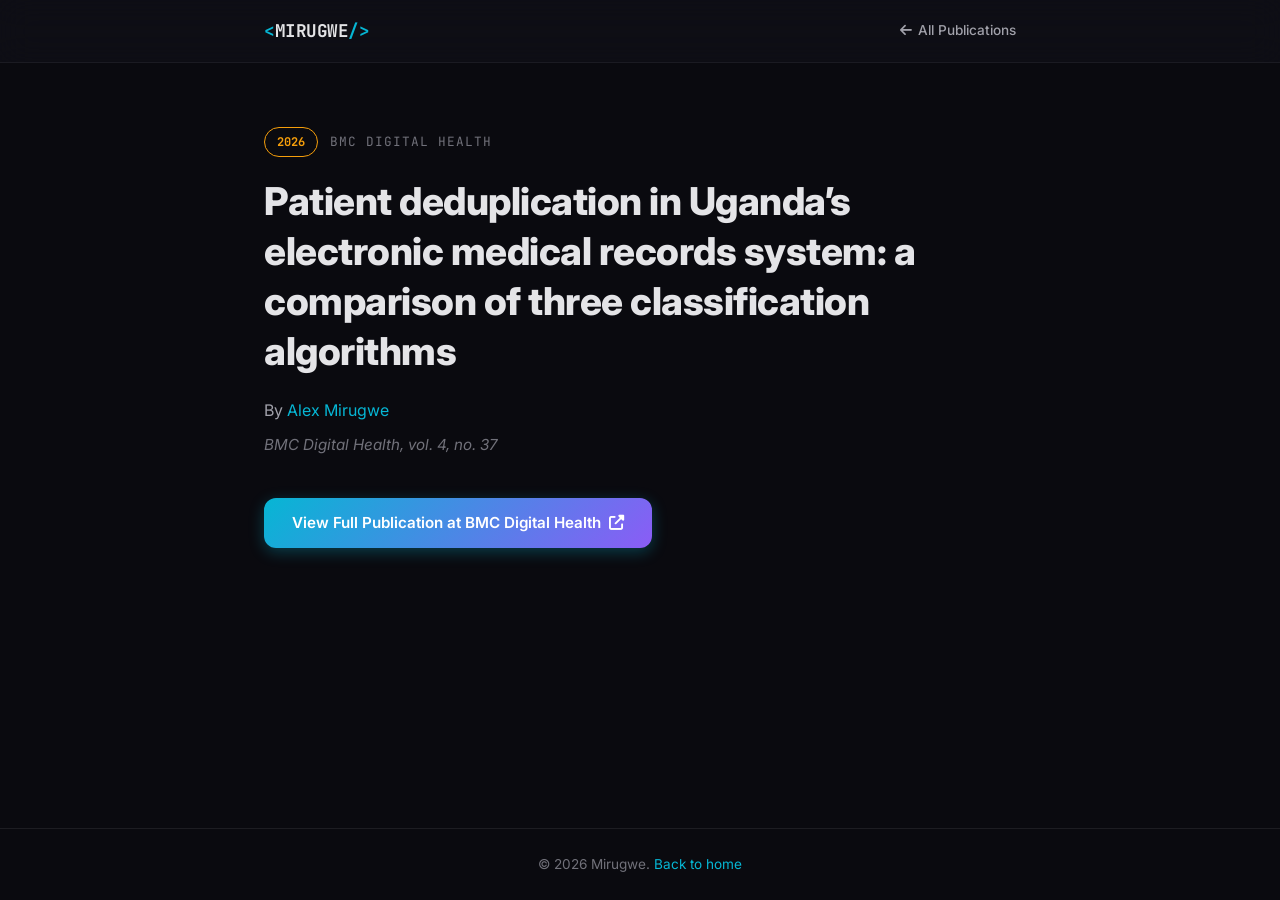
<file: publications/patient-deduplication-uganda-emr.html>
<!DOCTYPE html>
<html lang="en" data-theme="dark">
<head>
   <meta charset="utf-8">
   <title>Patient deduplication in Uganda’s electronic medical records system: a comparison of three classification algorithms — Alex Mirugwe</title>
   <meta name="description" content="Patient deduplication in Uganda’s electronic medical records system: a comparison of three classification algorithms. Published in BMC Digital Health, 2026. Research by Alex Mirugwe.">
   <meta name="author" content="Alex Mirugwe">
   <link rel="canonical" href="https://www.mirugwe.com/publications/patient-deduplication-uganda-emr.html">
   <meta property="og:type" content="article">
   <meta property="og:title" content="Patient deduplication in Uganda’s electronic medical records system: a comparison of three classification algorithms">
   <meta property="og:description" content="Published in BMC Digital Health, 2026.">
   <meta property="og:image" content="https://www.mirugwe.com/images/profile-pic.png">
   <meta property="og:url" content="https://www.mirugwe.com/publications/patient-deduplication-uganda-emr.html">
   <meta name="viewport" content="width=device-width, initial-scale=1">

   <link rel="stylesheet" href="https://cdnjs.cloudflare.com/ajax/libs/font-awesome/6.6.0/css/all.min.css">
   <link rel="stylesheet" href="https://fonts.googleapis.com/css2?family=Inter:wght@300;400;500;600;700;800&family=JetBrains+Mono:wght@400;500;700&display=swap">
   <link rel="icon" type="image/png" href="../icon.png">
   <link rel="stylesheet" href="publication.css">

   <script type="application/ld+json">
{
      "@context": "https://schema.org",
      "@type": "ScholarlyArticle",
      "headline": "Patient deduplication in Uganda\u2019s electronic medical records system: a comparison of three classification algorithms",
      "author": {
            "@type": "Person",
            "name": "Alex Mirugwe",
            "url": "https://www.mirugwe.com"
      },
      "datePublished": "2026",
      "isPartOf": {
            "@type": "Periodical",
            "name": "BMC Digital Health"
      },
      "url": "https://www.mirugwe.com/publications/patient-deduplication-uganda-emr.html",
      "sameAs": "https://doi.org/10.1186/s44247-026-00257-w"
}
   </script>
</head>
<body>

   <header class="pub-header">
      <div class="pub-header-inner">
         <a href="../index.html" class="logo"><span>&lt;</span>MIRUGWE<span>/&gt;</span></a>
         <a href="../index.html#publications" class="back-link"><i class="fas fa-arrow-left"></i> All Publications</a>
      </div>
   </header>

   <main class="pub-main">
      <div class="pub-container">
         <div class="pub-meta-top">
            <span class="pub-year-badge">2026</span>
            <span class="pub-venue-name">BMC Digital Health</span>
         </div>
         <h1 class="pub-page-title">Patient deduplication in Uganda’s electronic medical records system: a comparison of three classification algorithms</h1>
         <p class="pub-page-author">By <a href="../index.html#about">Alex Mirugwe</a></p>
         <p class="pub-page-citation">BMC Digital Health, vol. 4, no. 37</p>
         <a href="https://doi.org/10.1186/s44247-026-00257-w" target="_blank" rel="noopener noreferrer" class="btn btn-primary">View Full Publication at BMC Digital Health <i class="fas fa-external-link-alt"></i></a>
      </div>
   </main>

   <footer class="pub-footer">
      <div class="pub-container">
         <p>&copy; 2026 Mirugwe. <a href="../index.html">Back to home</a></p>
      </div>
   </footer>

   <script>
      document.documentElement.setAttribute('data-theme', localStorage.getItem('theme') || 'dark');
   </script>
</body>
</html>
</file>
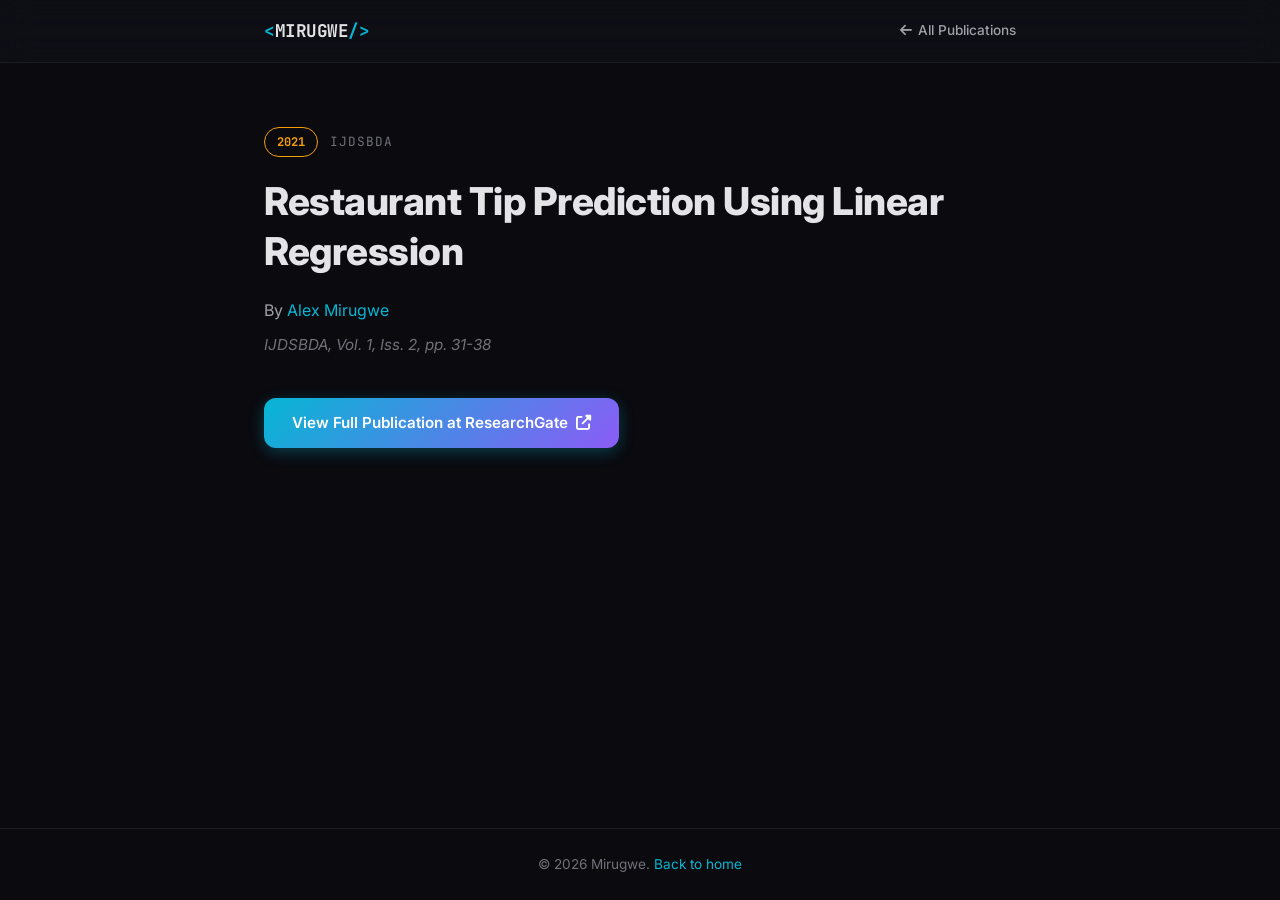
<file: publications/restaurant-tip-prediction.html>
<!DOCTYPE html>
<html lang="en" data-theme="dark">
<head>
   <meta charset="utf-8">
   <title>Restaurant Tip Prediction Using Linear Regression — Alex Mirugwe</title>
   <meta name="description" content="Restaurant Tip Prediction Using Linear Regression. Published in IJDSBDA, 2021. Research by Alex Mirugwe.">
   <meta name="author" content="Alex Mirugwe">
   <link rel="canonical" href="https://www.mirugwe.com/publications/restaurant-tip-prediction.html">
   <meta property="og:type" content="article">
   <meta property="og:title" content="Restaurant Tip Prediction Using Linear Regression">
   <meta property="og:description" content="Published in IJDSBDA, 2021.">
   <meta property="og:image" content="https://www.mirugwe.com/images/profile-pic.png">
   <meta property="og:url" content="https://www.mirugwe.com/publications/restaurant-tip-prediction.html">
   <meta name="viewport" content="width=device-width, initial-scale=1">

   <link rel="stylesheet" href="https://cdnjs.cloudflare.com/ajax/libs/font-awesome/6.6.0/css/all.min.css">
   <link rel="stylesheet" href="https://fonts.googleapis.com/css2?family=Inter:wght@300;400;500;600;700;800&family=JetBrains+Mono:wght@400;500;700&display=swap">
   <link rel="icon" type="image/png" href="../icon.png">
   <link rel="stylesheet" href="publication.css">

   <script type="application/ld+json">
{
      "@context": "https://schema.org",
      "@type": "ScholarlyArticle",
      "headline": "Restaurant Tip Prediction Using Linear Regression",
      "author": {
            "@type": "Person",
            "name": "Alex Mirugwe",
            "url": "https://www.mirugwe.com"
      },
      "datePublished": "2021",
      "isPartOf": {
            "@type": "Periodical",
            "name": "IJDSBDA"
      },
      "url": "https://www.mirugwe.com/publications/restaurant-tip-prediction.html",
      "sameAs": "https://www.researchgate.net/publication/353100937_Restaurant_tip_prediction_using_linear_regression"
}
   </script>
</head>
<body>

   <header class="pub-header">
      <div class="pub-header-inner">
         <a href="../index.html" class="logo"><span>&lt;</span>MIRUGWE<span>/&gt;</span></a>
         <a href="../index.html#publications" class="back-link"><i class="fas fa-arrow-left"></i> All Publications</a>
      </div>
   </header>

   <main class="pub-main">
      <div class="pub-container">
         <div class="pub-meta-top">
            <span class="pub-year-badge">2021</span>
            <span class="pub-venue-name">IJDSBDA</span>
         </div>
         <h1 class="pub-page-title">Restaurant Tip Prediction Using Linear Regression</h1>
         <p class="pub-page-author">By <a href="../index.html#about">Alex Mirugwe</a></p>
         <p class="pub-page-citation">IJDSBDA, Vol. 1, Iss. 2, pp. 31-38</p>
         <a href="https://www.researchgate.net/publication/353100937_Restaurant_tip_prediction_using_linear_regression" target="_blank" rel="noopener noreferrer" class="btn btn-primary">View Full Publication at ResearchGate <i class="fas fa-external-link-alt"></i></a>
      </div>
   </main>

   <footer class="pub-footer">
      <div class="pub-container">
         <p>&copy; 2026 Mirugwe. <a href="../index.html">Back to home</a></p>
      </div>
   </footer>

   <script>
      document.documentElement.setAttribute('data-theme', localStorage.getItem('theme') || 'dark');
   </script>
</body>
</html>
</file>
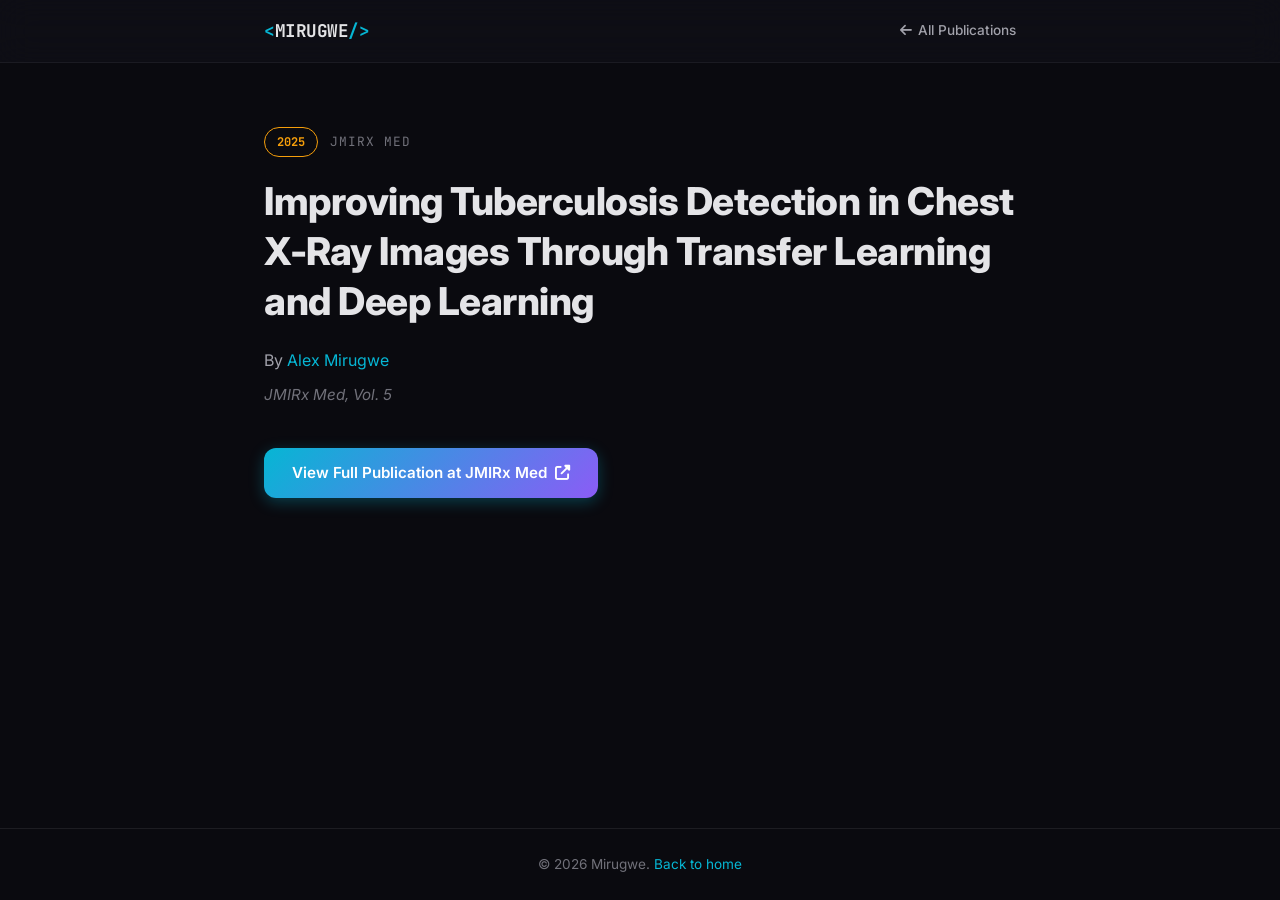
<file: publications/tb-detection-chest-xray.html>
<!DOCTYPE html>
<html lang="en" data-theme="dark">
<head>
   <meta charset="utf-8">
   <title>Improving Tuberculosis Detection in Chest X-Ray Images Through Transfer Learning and Deep Learning — Alex Mirugwe</title>
   <meta name="description" content="Improving Tuberculosis Detection in Chest X-Ray Images Through Transfer Learning and Deep Learning. Published in JMIRx Med, 2025. Research by Alex Mirugwe.">
   <meta name="author" content="Alex Mirugwe">
   <link rel="canonical" href="https://www.mirugwe.com/publications/tb-detection-chest-xray.html">
   <meta property="og:type" content="article">
   <meta property="og:title" content="Improving Tuberculosis Detection in Chest X-Ray Images Through Transfer Learning and Deep Learning">
   <meta property="og:description" content="Published in JMIRx Med, 2025.">
   <meta property="og:image" content="https://www.mirugwe.com/images/profile-pic.png">
   <meta property="og:url" content="https://www.mirugwe.com/publications/tb-detection-chest-xray.html">
   <meta name="viewport" content="width=device-width, initial-scale=1">

   <link rel="stylesheet" href="https://cdnjs.cloudflare.com/ajax/libs/font-awesome/6.6.0/css/all.min.css">
   <link rel="stylesheet" href="https://fonts.googleapis.com/css2?family=Inter:wght@300;400;500;600;700;800&family=JetBrains+Mono:wght@400;500;700&display=swap">
   <link rel="icon" type="image/png" href="../icon.png">
   <link rel="stylesheet" href="publication.css">

   <script type="application/ld+json">
{
      "@context": "https://schema.org",
      "@type": "ScholarlyArticle",
      "headline": "Improving Tuberculosis Detection in Chest X-Ray Images Through Transfer Learning and Deep Learning",
      "author": {
            "@type": "Person",
            "name": "Alex Mirugwe",
            "url": "https://www.mirugwe.com"
      },
      "datePublished": "2025",
      "isPartOf": {
            "@type": "Periodical",
            "name": "JMIRx Med"
      },
      "url": "https://www.mirugwe.com/publications/tb-detection-chest-xray.html",
      "sameAs": "https://xmed.jmir.org/2025/1/e66029"
}
   </script>
</head>
<body>

   <header class="pub-header">
      <div class="pub-header-inner">
         <a href="../index.html" class="logo"><span>&lt;</span>MIRUGWE<span>/&gt;</span></a>
         <a href="../index.html#publications" class="back-link"><i class="fas fa-arrow-left"></i> All Publications</a>
      </div>
   </header>

   <main class="pub-main">
      <div class="pub-container">
         <div class="pub-meta-top">
            <span class="pub-year-badge">2025</span>
            <span class="pub-venue-name">JMIRx Med</span>
         </div>
         <h1 class="pub-page-title">Improving Tuberculosis Detection in Chest X-Ray Images Through Transfer Learning and Deep Learning</h1>
         <p class="pub-page-author">By <a href="../index.html#about">Alex Mirugwe</a></p>
         <p class="pub-page-citation">JMIRx Med, Vol. 5</p>
         <a href="https://xmed.jmir.org/2025/1/e66029" target="_blank" rel="noopener noreferrer" class="btn btn-primary">View Full Publication at JMIRx Med <i class="fas fa-external-link-alt"></i></a>
      </div>
   </main>

   <footer class="pub-footer">
      <div class="pub-container">
         <p>&copy; 2026 Mirugwe. <a href="../index.html">Back to home</a></p>
      </div>
   </footer>

   <script>
      document.documentElement.setAttribute('data-theme', localStorage.getItem('theme') || 'dark');
   </script>
</body>
</html>
</file>
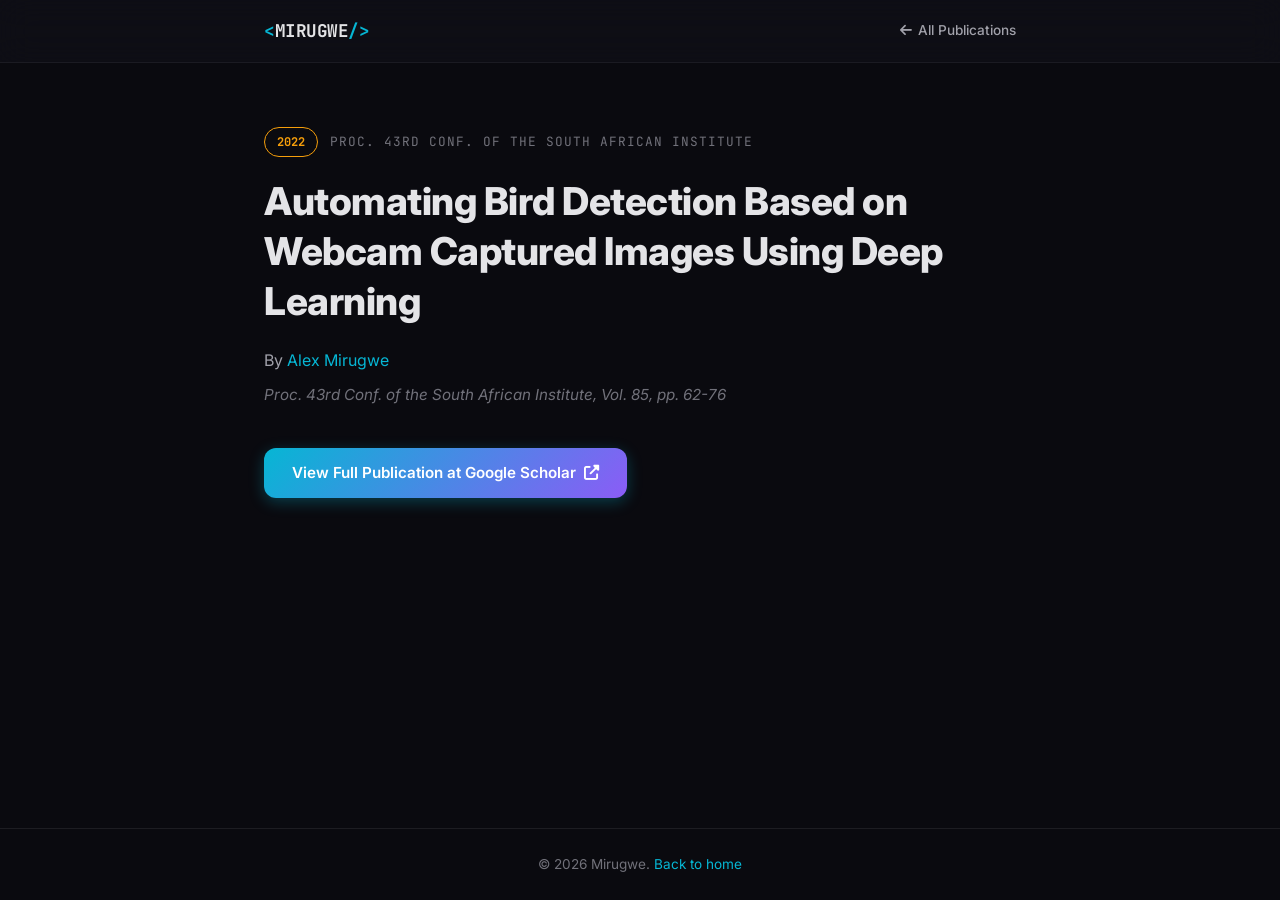
<file: publications/webcam-bird-detection-deep-learning.html>
<!DOCTYPE html>
<html lang="en" data-theme="dark">
<head>
   <meta charset="utf-8">
   <title>Automating Bird Detection Based on Webcam Captured Images Using Deep Learning — Alex Mirugwe</title>
   <meta name="description" content="Automating Bird Detection Based on Webcam Captured Images Using Deep Learning. Published in Proc. 43rd Conf. of the South African Institute, 2022. Research by Alex Mirugwe.">
   <meta name="author" content="Alex Mirugwe">
   <link rel="canonical" href="https://www.mirugwe.com/publications/webcam-bird-detection-deep-learning.html">
   <meta property="og:type" content="article">
   <meta property="og:title" content="Automating Bird Detection Based on Webcam Captured Images Using Deep Learning">
   <meta property="og:description" content="Published in Proc. 43rd Conf. of the South African Institute, 2022.">
   <meta property="og:image" content="https://www.mirugwe.com/images/profile-pic.png">
   <meta property="og:url" content="https://www.mirugwe.com/publications/webcam-bird-detection-deep-learning.html">
   <meta name="viewport" content="width=device-width, initial-scale=1">

   <link rel="stylesheet" href="https://cdnjs.cloudflare.com/ajax/libs/font-awesome/6.6.0/css/all.min.css">
   <link rel="stylesheet" href="https://fonts.googleapis.com/css2?family=Inter:wght@300;400;500;600;700;800&family=JetBrains+Mono:wght@400;500;700&display=swap">
   <link rel="icon" type="image/png" href="../icon.png">
   <link rel="stylesheet" href="publication.css">

   <script type="application/ld+json">
{
      "@context": "https://schema.org",
      "@type": "ScholarlyArticle",
      "headline": "Automating Bird Detection Based on Webcam Captured Images Using Deep Learning",
      "author": {
            "@type": "Person",
            "name": "Alex Mirugwe",
            "url": "https://www.mirugwe.com"
      },
      "datePublished": "2022",
      "isPartOf": {
            "@type": "Periodical",
            "name": "Proc. 43rd Conf. of the South African Institute"
      },
      "url": "https://www.mirugwe.com/publications/webcam-bird-detection-deep-learning.html",
      "sameAs": "https://scholar.google.com/citations?view_op=view_citation&hl=en&user=Hk-4f5AAAAAJ&citation_for_view=Hk-4f5AAAAAJ:W7OEmFMy1HYC"
}
   </script>
</head>
<body>

   <header class="pub-header">
      <div class="pub-header-inner">
         <a href="../index.html" class="logo"><span>&lt;</span>MIRUGWE<span>/&gt;</span></a>
         <a href="../index.html#publications" class="back-link"><i class="fas fa-arrow-left"></i> All Publications</a>
      </div>
   </header>

   <main class="pub-main">
      <div class="pub-container">
         <div class="pub-meta-top">
            <span class="pub-year-badge">2022</span>
            <span class="pub-venue-name">Proc. 43rd Conf. of the South African Institute</span>
         </div>
         <h1 class="pub-page-title">Automating Bird Detection Based on Webcam Captured Images Using Deep Learning</h1>
         <p class="pub-page-author">By <a href="../index.html#about">Alex Mirugwe</a></p>
         <p class="pub-page-citation">Proc. 43rd Conf. of the South African Institute, Vol. 85, pp. 62-76</p>
         <a href="https://scholar.google.com/citations?view_op=view_citation&hl=en&user=Hk-4f5AAAAAJ&citation_for_view=Hk-4f5AAAAAJ:W7OEmFMy1HYC" target="_blank" rel="noopener noreferrer" class="btn btn-primary">View Full Publication at Google Scholar <i class="fas fa-external-link-alt"></i></a>
      </div>
   </main>

   <footer class="pub-footer">
      <div class="pub-container">
         <p>&copy; 2026 Mirugwe. <a href="../index.html">Back to home</a></p>
      </div>
   </footer>

   <script>
      document.documentElement.setAttribute('data-theme', localStorage.getItem('theme') || 'dark');
   </script>
</body>
</html>
</file>
<file: css/base.css>
/**
 * =================================================================== 
 *
 *  Kards v1.0 Base Stylesheet
 *  url: styleshout.com
 *  03-01-2016
 *  ------------------------------------------------------------------
 *  TOC:
 *  01. reset
 *  02. basic/base setup styles
 *  03. grid
 *  04. MISC
 *
 * =================================================================== 
 */

/** 
 * ===================================================================
 * 01. reset - normalize.css v3.0.2 | MIT License | git.io/normalize
 *
 * ------------------------------------------------------------------- 
 */
html {
	font-family: sans-serif;
	-ms-text-size-adjust: 100%;
	-webkit-text-size-adjust: 100%;
}

body {
	margin: 0;
}

article,
aside,
details,
figcaption,
figure,
footer,
header,
hgroup,
main,
menu,
nav,
section,
summary {
	display: block;
}

audio,
canvas,
progress,
video {
	display: inline-block;
	vertical-align: baseline;
}

audio:not([controls]) {
	display: none;
	height: 0;
}

[hidden],
template {
	display: none;
}

a {
	background: transparent;
}

a:active,
a:hover {
	outline: 0;
}

abbr[title] {
	border-bottom: 1px dotted;
}

b,
strong {
	font-weight: bold;
}

dfn {
	font-style: italic;
}

h1 {
	font-size: 2em;
	margin: 0.67em 0;
}

mark {
	background: #ff0;
	color: #000;
}

small {
	font-size: 80%;
}

sub,
sup {
	font-size: 75%;
	line-height: 0;
	position: relative;
	vertical-align: baseline;
}

sup {
	top: -0.5em;
}

sub {
	bottom: -0.25em;
}

img {
	border: 0;
}

svg:not(:root) {
	overflow: hidden;
}

figure {
	margin: 1em 40px;
}

hr {
	-moz-box-sizing: content-box;
	box-sizing: content-box;
	height: 0;
}

pre {
	overflow: auto;
}

code,
kbd,
pre,
samp {
	font-family: monospace, monospace;
	font-size: 1em;
}

button,
input,
optgroup,
select,
textarea {
	color: inherit;
	font: inherit;
	margin: 0;
}

button {
	overflow: visible;
}

button,
select {
	text-transform: none;
}

button,
html input[type="button"],
input[type="reset"],
input[type="submit"] {
	-webkit-appearance: button;
	cursor: pointer;
}

button[disabled],
html input[disabled] {
	cursor: default;
}

button::-moz-focus-inner,
input::-moz-focus-inner {
	border: 0;
	padding: 0;
}

input {
	line-height: normal;
}

input[type="checkbox"],
input[type="radio"] {
	box-sizing: border-box;
	padding: 0;
}

input[type="number"]::-webkit-inner-spin-button,
input[type="number"]::-webkit-outer-spin-button {
	height: auto;
}

input[type="search"] {
	-webkit-appearance: textfield;
	-moz-box-sizing: content-box;
	-webkit-box-sizing: content-box;
	box-sizing: content-box;
}

input[type="search"]::-webkit-search-cancel-button,
input[type="search"]::-webkit-search-decoration {
	-webkit-appearance: none;
}

fieldset {
	border: 1px solid #c0c0c0;
	margin: 0 2px;
	padding: 0.35em 0.625em 0.75em;
}

legend {
	border: 0;
	padding: 0;
}

textarea {
	overflow: auto;
}

optgroup {
	font-weight: bold;
}

table {
	border-collapse: collapse;
	border-spacing: 0;
}

td,
th {
	padding: 0;
}

/** 
 * ===================================================================
 * 02. basic/base setup styles - (_basic.scss)
 *
 * ------------------------------------------------------------------- 
 */
html {
	font-size: 62.5%;
	box-sizing: border-box;
}

*,
*::before,
*::after {
	box-sizing: inherit;
}

body {
	font-weight: normal;
	line-height: 1;
	text-rendering: optimizeLegibility;
	word-wrap: break-word;
	-webkit-overflow-scrolling: touch;
	-webkit-text-size-adjust: none;
}

body,
input,
button {
	-moz-osx-font-smoothing: grayscale;
	-webkit-font-smoothing: antialiased;
}

/**
 * Media - (_basic.scss)
 * ------------------------------------------------------------------- 
 */
img,
video {
	max-width: 100%;
	height: auto;
}

/**
 * Typography resets - (_basic.scss)
 * ------------------------------------------------------------------- 
 */
div,
dl,
dt,
dd,
ul,
ol,
li,
h1,
h2,
h3,
h4,
h5,
h6,
pre,
form,
p,
blockquote,
th,
td {
	margin: 0;
	padding: 0;
}

h1,
h2,
h3,
h4,
h5,
h6 {
	-webkit-font-variant-ligatures: common-ligatures;
	-moz-font-variant-ligatures: common-ligatures;
	font-variant-ligatures: common-ligatures;
	text-rendering: optimizeLegibility;
}

em,
i {
	font-style: italic;
	line-height: inherit;
}

strong,
b {
	font-weight: bold;
	line-height: inherit;
}

small {
	font-size: 60%;
	line-height: inherit;
}

ol,
ul {
	list-style: none;
}

li {
	display: block;
}

/**
 * links - (_basic.scss)
 * ------------------------------------------------------------------- 
 */
a {
	text-decoration: none;
	line-height: inherit;
}

a img {
	border: none;
}

/**
 * inputs - (_basic.scss)
 * ------------------------------------------------------------------- 
 */
fieldset {
	margin: 0;
	padding: 0;
}

input[type="email"],
input[type="number"],
input[type="search"],
input[type="text"],
input[type="tel"],
input[type="url"],
input[type="password"],
textarea {
	-webkit-appearance: none;
	-moz-appearance: none;
	-ms-appearance: none;
	-o-appearance: none;
	appearance: none;
}

/** 
 * ===================================================================
 * 03. grid - (_grid.scss)
 *
 * ------------------------------------------------------------------- 
 */
.row {
	width: 94%;
	max-width: 1140px;
	margin: 0 auto;
}

.row:before,
.row:after {
	content: "";
	display: table;
}

.row:after {
	clear: both;
}

.row .row {
	width: auto;
	max-width: none;
	margin-left: -20px;
	margin-right: -20px;
}

[class*="col-"],
.bgrid {
	float: left;
}

[class*="col-"] + [class*="col-"].end {
	float: right;
}

[class*="col-"] {
	padding: 0 20px;
}

.col-one {
	width: 8.33333%;
}

.col-two,
.col-1-6 {
	width: 16.66667%;
}

.col-three,
.col-1-4 {
	width: 25%;
}

.col-four,
.col-1-3 {
	width: 33.33333%;
}

.col-five {
	width: 41.66667%;
}

.col-six,
.col-1-2 {
	width: 50%;
}

.col-seven {
	width: 58.33333%;
}

.col-eight,
.col-2-3 {
	width: 66.66667%;
}

.col-nine,
.col-3-4 {
	width: 75%;
}

.col-ten,
.col-5-6 {
	width: 83.33333%;
}

.col-eleven {
	width: 91.66667%;
}

.col-twelve,
.col-full {
	width: 100%;
}

/**
 * small screens - (_grid.scss)
 * --------------------------------------------------------------- 
 */
@media screen and (max-width:1024px) {
	.row .row {
		margin-left: -18px;
		margin-right: -18px;
	}

	[class*="col-"] {
		padding: 0 18px;
	}

}

/**
 * tablets - (_grid.scss)
 * --------------------------------------------------------------- 
 */
@media screen and (max-width:768px) {
	.row {
		width: auto;
		padding-left: 30px;
		padding-right: 30px;
	}

	.row .row {
		padding-left: 0;
		padding-right: 0;
		margin-left: -15px;
		margin-right: -15px;
	}

	[class*="col-"] {
		padding: 0 15px;
	}

	.tab-1-4 {
		width: 25%;
	}

	.tab-1-3 {
		width: 33.33333%;
	}

	.tab-1-2 {
		width: 50%;
	}

	.tab-2-3 {
		width: 66.66667%;
	}

	.tab-3-4 {
		width: 75%;
	}

	.tab-full {
		width: 100%;
	}

}

/**
 * large mobile devices - (_grid.scss)
 * --------------------------------------------------------------- 
 */
@media screen and (max-width:600px) {
	.row {
		padding-left: 25px;
		padding-right: 25px;
	}

	.row .row {
		margin-left: -10px;
		margin-right: -10px;
	}

	[class*="col-"] {
		padding: 0 10px;
	}

	.mob-1-4 {
		width: 25%;
	}

	.mob-1-2 {
		width: 50%;
	}

	.mob-3-4 {
		width: 75%;
	}

	.mob-full {
		width: 100%;
	}

}

/**
 * small mobile devices - (_grid.scss)
 * --------------------------------------------------------------- 
 */
@media screen and (max-width:400px) {
	.row .row {
		padding-left: 0;
		padding-right: 0;
		margin-left: 0;
		margin-right: 0;
	}

	[class*="col-"] {
		width: 100% !important;
		float: none !important;
		clear: both !important;
		margin-left: 0;
		margin-right: 0;
		padding: 0;
	}

	[class*="col-"] + [class*="col-"].end {
		float: none;
	}

}

/** 
 * ===================================================================
 * block grids - (_grid.scss)
 *
 * ------------------------------------------------------------------- 
 */
[class*="block-"]:before,
[class*="block-"]:after {
	content: "";
	display: table;
}

[class*="block-"]:after {
	clear: both;
}

.block-1-6 .bgrid {
	width: 16.66667%;
}

.block-1-4 .bgrid {
	width: 25%;
}

.block-1-3 .bgrid {
	width: 33.33333%;
}

.block-1-2 .bgrid {
	width: 50%;
}

/**
 * Clearing for block grid columns. Allow columns with 
 * different heights to align properly.
 */
.block-1-6 .bgrid:nth-child(6n+1),
.block-1-4 .bgrid:nth-child(4n+1),
.block-1-3 .bgrid:nth-child(3n+1),
.block-1-2 .bgrid:nth-child(2n+1) {
	clear: both;
}

/**
 * small screens - (_grid.scss)
 * --------------------------------------------------------------- 
 */
@media screen and (max-width:1024px) {
	.block-s-1-6 .bgrid {
		width: 16.66667%;
	}

	.block-s-1-4 .bgrid {
		width: 25%;
	}

	.block-s-1-3 .bgrid {
		width: 33.33333%;
	}

	.block-s-1-2 .bgrid {
		width: 50%;
	}

	.block-s-full .bgrid {
		width: 100%;
		clear: both;
	}

	[class*="block-s-"] .bgrid:nth-child(n) {
		clear: none;
	}

	.block-s-1-6 .bgrid:nth-child(6n+1),
	.block-s-1-4 .bgrid:nth-child(4n+1),
	.block-s-1-3 .bgrid:nth-child(3n+1),
	.block-s-1-2 .bgrid:nth-child(2n+1) {
		clear: both;
	}

}

/**
 * tablets - (_grid.scss)
 * --------------------------------------------------------------- 
 */
@media screen and (max-width:768px) {
	.block-tab-1-6 .bgrid {
		width: 16.66667%;
	}

	.block-tab-1-4 .bgrid {
		width: 25%;
	}

	.block-tab-1-3 .bgrid {
		width: 33.33333%;
	}

	.block-tab-1-2 .bgrid {
		width: 50%;
	}

	.block-tab-full .bgrid {
		width: 100%;
		clear: both;
	}

	[class*="block-tab-"] .bgrid:nth-child(n) {
		clear: none;
	}

	.block-tab-1-6 .bgrid:nth-child(6n+1),
	.block-tab-1-4 .bgrid:nth-child(4n+1),
	.block-tab-1-3 .bgrid:nth-child(3n+1),
	.block-tab-1-2 .bgrid:nth-child(2n+1) {
		clear: both;
	}

}

/**
 * large mobile devices - (_grid.scss)
 * --------------------------------------------------------------- 
 */
@media screen and (max-width:600px) {
	.block-mob-1-6 .bgrid {
		width: 16.66667%;
	}

	.block-mob-1-4 .bgrid {
		width: 25%;
	}

	.block-mob-1-3 .bgrid {
		width: 33.33333%;
	}

	.block-mob-1-2 .bgrid {
		width: 50%;
	}

	.block-mob-full .bgrid {
		width: 100%;
		clear: both;
	}

	[class*="block-mob-"] .bgrid:nth-child(n) {
		clear: none;
	}

	.block-mob-1-6 .bgrid:nth-child(6n+1),
	.block-mob-1-4 .bgrid:nth-child(4n+1),
	.block-mob-1-3 .bgrid:nth-child(3n+1),
	.block-mob-1-2 .bgrid:nth-child(2n+1) {
		clear: both;
	}

}

/**
 * stack on small mobile devices - (_grid.scss)
 * --------------------------------------------------------------- 
 */
@media screen and (max-width:400px) {
	.stack .bgrid {
		width: 100% !important;
		float: none !important;
		clear: both !important;
		margin-left: 0;
		margin-right: 0;
	}

}

/** 
 * ===================================================================
 * 04. MISC  - (_grid.scss)
 *
 * ------------------------------------------------------------------- 
 */

/**
 * Clearing - (http://nicolasgallagher.com/micro-clearfix-hack/
 */
.group:before,
.group:after {
	content: "";
	display: table;
}

.group:after {
	clear: both;
}

/**
 * Misc Helper Styles 
 */
.hide {
	display: none;
}

.invisible {
	visibility: hidden;
}

.antialiased {
	-webkit-font-smoothing: antialiased;
	-moz-osx-font-smoothing: grayscale;
}

.remove-bottom {
	margin-bottom: 0;
}

.half-bottom {
	margin-bottom: 1.5rem !important;
}

.add-bottom {
	margin-bottom: 3rem !important;
}

.no-border {
	border: none;
}

.full-width {
	width: 100%;
}

.text-center {
	text-align: center;
}

.text-left {
	text-align: left;
}

.text-right {
	text-align: right;
}

.pull-left {
	float: left;
}

.pull-right {
	float: right;
}

.align-center {
	margin-left: auto;
	margin-right: auto;
	text-align: center;
}

/*# sourceMappingURL=base.css.map */
</file>
<file: css/main.css>
/**
 * =================================================================== 
 *
 *  Kards v1.0 Main Stylesheet
 *  url: styleshout.com
 *  03-01-2016
 *  ------------------------------------------------------------------
 *  TOC:
 *  01. webfonts and iconfonts
 *  02. base style overrides
 *  03. typography & general theme styles
 *  04. preloader
 *  05. forms
 *  06. buttons 
 *  07. other components
 *  08. common styles
 *  09. header styles
 *  10. intro
 *  11. about
 *  12. resume
 *  13. portfolio
 *  14. call-to-action section
 *  15. services
 *  16. stats
 *  17. contact
 *  18. footer
 *
 * =================================================================== 
 */


/** 
 * ===================================================================
 * 01. webfonts and iconfonts - (_document-setup.scss)
 *
 * ------------------------------------------------------------------- 
 */
@import url("fonts.css");
@import url("font-awesome/css/font-awesome.min.css");
@import url("micons/micons.css");


/** 
 * ===================================================================
 * 02. base style overrides - (_document-setup.scss)
 *
 * ------------------------------------------------------------------- 
 */
html {
	font-size: 10px;
}

@media only screen and (max-width:1024px) {
	html {
		font-size: 9.411764705882353px;
	}
}
@media only screen and (max-width:768px) {
	html {
		font-size: 10px;
	}
}
@media only screen and (max-width:400px) {
	html {
		font-size: 9.411764705882353px;
	}
}

html, body {
	height: 100%;
}
body {
	background: #151515;
	font-family: "lora-regular", serif;
	font-size: 1.7rem;
	line-height: 3rem;
	color: #6e6e6e;
}

/**
 * links - (_document-setup.scss)
 * -------------------------------------------------------------------
 */
a, a:visited {
	color: #000000;
	-moz-transition: all 0.3s ease-in-out;
	-o-transition: all 0.3s ease-in-out;
	-webkit-transition: all 0.3s ease-in-out;
	-ms-transition: all 0.3s ease-in-out;
	transition: all 0.3s ease-in-out;
}
a:hover, a:focus, a:active {
	color: #FF0077;
	outline: 0;
}

/** 
 * ===================================================================
 * 03. typography & general theme styles - (_document-setup.scss)
 *
 * ------------------------------------------------------------------- 
 */
h1, h2, h3, h4, h5, h6, .h01, .h02, .h03, .h04, .h05, .h06 {
	font-family: "poppins-semibold", sans-serif;
	color: #313131;
	font-style: normal;
	text-rendering: optimizeLegibility;
	margin-bottom: 2.1rem;
}
h3, .h03, h4, .h04 {
	margin-bottom: 1.8rem;
}
h5, .h05, h6, .h06 {
	font-family: "poppins-bold";
	margin-bottom: 1.2rem;
}
h1, .h01 {
	font-size: 3.1rem;
	line-height: 1.355;
	letter-spacing: -.1rem;
}
@media only screen and (max-width:600px) {
	h1, .h01 {
		font-size: 2.6rem;
		letter-spacing: -.07rem;
	}
}
h2, .h02 {
	font-size: 2.4rem;
	line-height: 1.25;
}
h3, .h03 {
	font-size: 2rem;
	line-height: 1.5;
}
h4, .h04 {
	font-size: 1.7rem;
	line-height: 1.765;
}
h5, .h05 {
	font-size: 1.4rem;
	line-height: 1.714;
	text-transform: uppercase;
	letter-spacing: .15rem;
}
h6, .h06 {
	font-size: 1.3rem;
	line-height: 1.846;
	text-transform: uppercase;
	letter-spacing: .15rem;
}
p img {
	margin: 0;
}
p.lead {
	font-family: "lora-regular", serif;
	font-size: 2rem;
	line-height: 1.8;
	color: #888888;
}
@media only screen and (max-width:768px) {
	p.lead {
		font-size: 1.7rem;
	}
}
em, i, strong, b {
	font-size: 1.7rem;
	line-height: 3rem;
	font-style: normal;
	font-weight: normal;
}
em, i {
	font-family: "lora-italic", serif;
}
strong, b {
	font-family: "lora-bold", serif;
}
small {
	font-size: 1.2rem;
	line-height: inherit;
}
blockquote {
	margin: 3rem 0;
	padding-left: 4rem;
	position: relative;
}
blockquote:before {
	content: "\201C";
	font-size: 8rem;
	line-height: 0px;
	margin: 0;
	color: #313131;
	font-family: arial, sans-serif;
	position: absolute;
	top: 3rem;
	left: 0;
}
blockquote p {
	font-family: georgia, serif;
	font-style: italic;
	padding: 0;
	font-size: 1.9rem;
	line-height: 1.737;
}
blockquote cite {
	display: block;
	font-size: 1.3rem;
	font-style: normal;
	line-height: 1.616;
}
blockquote cite:before {
	content: "\2014 \0020";
}
blockquote cite a, blockquote cite a:visited {
	color: #888888;
	border: none;
}
abbr {
	font-family: "poppins-bold", serif;
	font-variant: small-caps;
	text-transform: lowercase;
	letter-spacing: .05rem;
	color: #888888;
}
var, kbd, samp, code, pre {
	font-family: Consolas, "Andale Mono", Courier, "Courier New", monospace;
}
pre {
	padding: 2.4rem 3rem 3rem;
	background: #F1F1F1;
}
code {
	font-size: 1.4rem;
	margin: 0 .2rem;
	padding: .3rem .6rem;
	white-space: nowrap;
	background: #F1F1F1;
	border: 1px solid #E1E1E1;
	border-radius: 3px;
}
pre > code {
	display: block;
	white-space: pre;
	line-height: 2;
	padding: 0;
	margin: 0;
}
pre.prettyprint > code {
	border: none;
}
del {
	text-decoration: line-through;
}
abbr[title], dfn[title] {
	border-bottom: 1px dotted;
	cursor: help;
}
mark {
	background: #FFF49B;
	color: #000;
}
hr {
	border: solid #d2d2d2;
	border-width: 1px 0 0;
	clear: both;
	margin: 2.4rem 0 1.5rem;
	height: 0;
}

/**
 * Lists - (_document-setup.scss)  
 * -------------------------------------------------------------------
 */
ol {
	list-style: decimal;
}
ul {
	list-style: disc;
}
li {
	display: list-item;
}
ol, ul {
	margin-left: 1.7rem;
}
ul li {
	padding-left: .4rem;
}
ul ul, ul ol, ol ol, ol ul {
	margin: .6rem 0 .6rem 1.7rem;
}
ul.disc li {
	display: list-item;
	list-style: none;
	padding: 0 0 0 .8rem;
	position: relative;
}
ul.disc li::before {
	content: "";
	display: inline-block;
	width: 8px;
	height: 8px;
	border-radius: 50%;
	background: #FF0077;
	position: absolute;
	left: -17px;
	top: 11px;
	vertical-align: middle;
}
dt {
	margin: 0;
	color: #FF0077;
}
dd {
	margin: 0 0 0 2rem;
}

/**
 * tables - (_document-setup.scss)  
 * -------------------------------------------------------------------
 */
table {
	border-width: 0;
	width: 100%;
	max-width: 100%;
	font-family: "lora-regular", sans-serif;
}
th, td {
	padding: 1.5rem 3rem;
	text-align: left;
	border-bottom: 1px solid #E8E8E8;
}
th {
	color: #313131;
	font-family: "poppins-bold", sans-serif;
}
td {
	line-height: 1.5;
}
th:first-child, td:first-child {
	padding-left: 0;
}
th:last-child, td:last-child {
	padding-right: 0;
}
.table-responsive {
	overflow-x: auto;
	-webkit-overflow-scrolling: touch;
}

/**
 * Spacing - (_document-setup.scss)  
 * -------------------------------------------------------------------
 */
button, .button {
	margin-bottom: 1.2;
}
fieldset {
	margin-bottom: 1.5rem;
}
input,
textarea,
select,
pre,
blockquote,
figure,
table,
p,
ul,
ol,
dl,
form,
.fluid-video-wrapper,
.ss-custom-select {
	margin-bottom: 3rem;
}

/**
 * floated image - (_document-setup.scss)  
 * -------------------------------------------------------------------
 */
img.pull-right {
	margin: .9rem 0 0 2.4rem;
}
img.pull-left {
	margin: .9rem 2.4rem 0 0;
}

/**
 * block grid paddings - (_document-setup.scss) 
 * -------------------------------------------------------------------
 */
.bgrid {
	padding: 0 20px;
}
@media only screen and (max-width:1024px) {
	.bgrid {
		padding: 0 18px;
	}
}
@media only screen and (max-width:768px) {
	.bgrid {
		padding: 0 15px;
	}
}
@media only screen and (max-width:600px) {
	.bgrid {
		padding: 0 10px;
	}
}
@media only screen and (max-width:400px) {
	.bgrid {
		padding: 0;
	}
}

/**
 * pace.js styles - minimal  - (_document-setup.scss)
 * -------------------------------------------------------------------
 */
.pace {
	-webkit-pointer-events: none;
	pointer-events: none;
	-webkit-user-select: none;
	-moz-user-select: none;
	user-select: none;
}
.pace-inactive {
	display: none;
}
.pace .pace-progress {
	background: #FF0077;
	position: fixed;
	z-index: 900;
	top: 0;
	right: 100%;
	width: 100%;
	height: 6px;
}

/** 
 * ===================================================================
 * 04. preloader - (_preloader-1.scss)
 *
 * ------------------------------------------------------------------- 
 */
#preloader {
	position: fixed;
	top: 0;
	left: 0;
	right: 0;
	bottom: 0;
	background: #151515;
	z-index: 800;
	height: 100%;
	width: 100%;
}
.no-js #preloader, .oldie #preloader {
	display: none;
}
#loader {
	position: absolute;
	left: 50%;
	top: 50%;
	width: 60px;
	height: 60px;
	margin: -30px 0 0 -30px;
	padding: 0;
}
#loader:before {
	content: "";
	border-top: 11px solid rgba(255, 255, 255, 0.1);
	border-right: 11px solid rgba(255, 255, 255, 0.1);
	border-bottom: 11px solid rgba(255, 255, 255, 0.1);
	border-left: 11px solid #FF0077;
	-webkit-animation: load 1.1s infinite linear;
	animation: load 1.1s infinite linear;
	display: block;
	border-radius: 50%;
	width: 60px;
	height: 60px;
}
@-webkit-keyframes load {
	0% {
		-webkit-transform: rotate(0deg);
		transform: rotate(0deg);
	}
	100% {
		-webkit-transform: rotate(360deg);
		transform: rotate(360deg);
	}
}
@keyframes load {
	0% {
		-webkit-transform: rotate(0deg);
		transform: rotate(0deg);
	}
	100% {
		-webkit-transform: rotate(360deg);
		transform: rotate(360deg);
	}
}

/** 
 * ===================================================================
 * 05. forms - (_forms.scss)
 *
 * ------------------------------------------------------------------- 
 */
fieldset {
	border: none;
}
input[type="email"],
input[type="number"],
input[type="search"],
input[type="text"],
input[type="tel"],
input[type="url"],
input[type="password"],
textarea,
select {
	display: block;
	height: 6rem;
	padding: 1.5rem 0;
	border: 0;
	outline: none;
	vertical-align: middle;
	color: #313131;
	font-family: "poppins-regular", sans-serif;
	font-size: 1.5rem;
	line-height: 3rem;
	max-width: 100%;
	background: transparent;
	border-bottom: 1px solid rgba(0, 0, 0, 0.3);
	-moz-transition: all 0.3s ease-in-out;
	-o-transition: all 0.3s ease-in-out;
	-webkit-transition: all 0.3s ease-in-out;
	-ms-transition: all 0.3s ease-in-out;
	transition: all 0.3s ease-in-out;
}
.ss-custom-select {
	position: relative;
	padding: 0;
}
.ss-custom-select select {
	-webkit-appearance: none;
	-moz-appearance: none;
	-ms-appearance: none;
	-o-appearance: none;
	appearance: none;
	text-indent: 0.01px;
	text-overflow: '';
	margin: 0;
	line-height: 3rem;
	vertical-align: middle;
}
.ss-custom-select select option {
	padding-left: 2rem;
	padding-right: 2rem;
}
.ss-custom-select select::-ms-expand {
	display: none;
}
.ss-custom-select::after {
	content: '\f0d7';
	font-family: 'FontAwesome';
	position: absolute;
	top: 50%;
	right: 1.5rem;
	margin-top: -10px;
	bottom: auto;
	width: 20px;
	height: 20px;
	line-height: 20px;
	font-size: 18px;
	text-align: center;
	pointer-events: none;
	color: #252525;
}

/* IE9 and below */
.oldie .ss-custom-select::after {
	display: none;
}
textarea {
	min-height: 25rem;
}
input[type="email"]:focus,
input[type="number"]:focus,
input[type="search"]:focus,
input[type="text"]:focus,
input[type="tel"]:focus,
input[type="url"]:focus,
input[type="password"]:focus,
textarea:focus,
select:focus {
	color: #cc005f;
	border-bottom: 1px solid #FF0077;
}
label, legend {
	font-family: "poppins-bold", sans-serif;
	font-size: 1.4rem;
	margin-bottom: .6rem;
	color: #3b3b3b;
	display: block;
}
input[type="checkbox"], input[type="radio"] {
	display: inline;
}
label > .label-text {
	display: inline-block;
	margin-left: 1rem;
	font-family: "poppins-regular", sans-serif;
	line-height: inherit;
}
label > input[type="checkbox"], label > input[type="radio"] {
	margin: 0;
	position: relative;
	top: .15rem;
}

/**
 * Style Placeholder Text  
 * -
 */
::-webkit-input-placeholder {
	color: #a1a1a1;
}
:-moz-placeholder {
	color: #a1a1a1;  /* Firefox 18- */
}
::-moz-placeholder {
	color: #a1a1a1;  /* Firefox 19+ */
}
:-ms-input-placeholder {
	color: #a1a1a1;
}
.placeholder {
	color: #a1a1a1 !important;
}

/** 
 * ===================================================================
 * 06. buttons - (_button-essentials.scss)
 *
 * ------------------------------------------------------------------- 
 */
.button,
a.button,
button,
input[type="submit"],
input[type="reset"],
input[type="button"] {
	display: inline-block;
	font-family: "poppins-bold", sans-serif;
	font-size: 1.4rem;
	text-transform: uppercase;
	letter-spacing: .3rem;
	height: 5.4rem;
	line-height: 5.4rem;
	padding: 0 3rem;
	margin: 0 .3rem 1.2rem 0;
	background: #d8d8d8;
	color: #313131;
	text-decoration: none;
	cursor: pointer;
	text-align: center;
	white-space: nowrap;
	border: none;
	-moz-transition: all 0.3s ease-in-out;
	-o-transition: all 0.3s ease-in-out;
	-webkit-transition: all 0.3s ease-in-out;
	-ms-transition: all 0.3s ease-in-out;
	transition: all 0.3s ease-in-out;
}
.button:hover,
a.button:hover,
button:hover,
input[type="submit"]:hover,
input[type="reset"]:hover,
input[type="button"]:hover,
.button:focus,
button:focus,
input[type="submit"]:focus,
input[type="reset"]:focus,
input[type="button"]:focus {
	background: #bebebe;
	color: #000000;
	outline: 0;
}
.button.button-primary,
a.button.button-primary,
button.button-primary,
input[type="submit"].button-primary,
input[type="reset"].button-primary,
input[type="button"].button-primary {
	background: #313131;
	color: #FFFFFF;
}
.button.button-primary:hover,
a.button.button-primary:hover,
button.button-primary:hover,
input[type="submit"].button-primary:hover,
input[type="reset"].button-primary:hover,
input[type="button"].button-primary:hover,
.button.button-primary:focus,
button.button-primary:focus,
input[type="submit"].button-primary:focus,
input[type="reset"].button-primary:focus,
input[type="button"].button-primary:focus {
	background: #1f1f1f;
}
button.full-width, .button.full-width {
	width: 100%;
	margin-right: 0;
}
button.medium, .button.medium {
	height: 5.7rem !important;
	line-height: 5.7rem !important;
	padding: 0 1.8rem !important;
}
button.large, .button.large {
	height: 6rem !important;
	line-height: 6rem !important;
	padding: 0rem 3rem !important;
}
button.stroke, .button.stroke {
	background: transparent !important;
	border: 3px solid #313131;
	line-height: 4.8rem;
}
button.stroke.medium, .button.stroke.medium {
	line-height: 5.1rem !important;
}
button.stroke.large, .button.stroke.large {
	line-height: 5.4rem !important;
}
button.stroke:hover, .button.stroke:hover {
	border: 3px solid #FF0077;
	color: #FF0077;
}
button::-moz-focus-inner, input::-moz-focus-inner {
	border: 0;
	padding: 0;
}


/** 
 * ===================================================================
 * 07. other components - (_others.scss)
 *
 * ------------------------------------------------------------------- 
 */

/**
 * alert box - (_alert-box.scss)
 * -------------------------------------------------------------------
 */
.alert-box {
	padding: 2.1rem 4rem 2.1rem 3rem;
	position: relative;
	margin-bottom: 3rem;
	border-radius: 3px;
	font-family: "poppins-regular", sans-serif;
	font-size: 1.5rem;
}
.alert-box .close {
	position: absolute;
	right: 1.8rem;
	top: 1.8rem;
	cursor: pointer;
}
.ss-error {
	background-color: #ffd1d2;
	color: #e65153;
}
.ss-success {
	background-color: #c8e675;
	color: #758c36;
}
.ss-info {
	background-color: #d7ecfb;
	color: #4a95cc;
}
.ss-notice {
	background-color: #fff099;
	color: #bba31b;
}

/**
 * additional typo styles - (_additional-typo.scss)
 * -------------------------------------------------------------------
 */

/**
 * drop cap 
 */
.drop-cap:first-letter {
	float: left;
	margin: 0;
	padding: 1.5rem .6rem 0 0;
	font-size: 8.4rem;
	font-family: "poppins-bold", sans-serif;
	line-height: 6rem;
	text-indent: 0;
	background: transparent;
	color: #313131;
}

/**
 * line definition style
 */
.lining dt, .lining dd {
	display: inline;
	margin: 0;
}
.lining dt + dt:before, .lining dd + dt:before {
	content: "\A";
	white-space: pre;
}
.lining dd + dd:before {
	content: ", ";
}
.lining dd + dd:before {
	content: ", ";
}
.lining dd:before {
	content: ": ";
	margin-left: -0.2em;
}

/**
 * dictionary definition style
 */
.dictionary-style dt {
	display: inline;
	counter-reset: definitions;
}
.dictionary-style dt + dt:before {
	content: ", ";
	margin-left: -0.2em;
}
.dictionary-style dd {
	display: block;
	counter-increment: definitions;
}
.dictionary-style dd:before {
	content: counter(definitions, decimal) ". ";
}

/** 
 * Pull Quotes
 * -----------
 * markup:
 *
 * <aside class="pull-quote">
 *		<blockquote>
 *			<p></p>
 *		</blockquote>
 *	</aside>
 *
 * --------------------------------------------------------------------- 
 */
.pull-quote {
	position: relative;
	padding: 2.1rem 3rem 2.1rem 0px;
}
.pull-quote:before, .pull-quote:after {
	height: 1em;
	position: absolute;
	font-size: 8rem;
	font-family: Arial, Sans-Serif;
	color: #333;
}
.pull-quote:before {
	content: "\201C";
	top: 33px;
	left: 0;
}
.pull-quote:after {
	content: '\201D';
	bottom: -33px;
	right: 0;
}
.pull-quote blockquote {
	margin: 0;
}
.pull-quote blockquote:before {
	content: none;
}

/** 
 * Stats Tab
 * ---------
 * markup:
 *
 * <ul class="stats-tabs">
 *		<li><a href="#">[value]<em>[name]</em></a></li>
 *	</ul>
 *
 * Extend this object into your markup.
 *
 * ---------------------------------------------------------------------
 */
.stats-tabs {
	padding: 0;
	margin: 3rem 0;
}
.stats-tabs li {
	display: inline-block;
	margin: 0 1.5rem 3rem 0;
	padding: 0 1.5rem 0 0;
	border-right: 1px solid #ccc;
}
.stats-tabs li:last-child {
	margin: 0;
	padding: 0;
	border: none;
}
.stats-tabs li a {
	display: inline-block;
	font-size: 2.5rem;
	font-family: "poppins-bold", sans-serif;
	border: none;
	color: #252525;
}
.stats-tabs li a:hover {
	color: #FF0077;
}
.stats-tabs li a em {
	display: block;
	margin: .6rem 0 0 0;
	font-size: 1.4rem;
	font-family: "poppins-regular", sans-serif;
	color: #888888;
}

/**
 * skillbars - (_skillbars.scss)
 * -------------------------------------------------------------------
 */
.skill-bars {
	list-style: none;
	margin: 6rem 0 3rem;
}
.skill-bars li {
	height: .6rem;
	background: #a1a1a1;
	width: 100%;
	margin-bottom: 6rem;
	padding: 0;
	position: relative;
}
.skill-bars li strong {
	position: absolute;
	left: 0;
	top: -3rem;
	font-family: "poppins-bold", sans-serif;
	color: #313131;
	text-transform: uppercase;
	letter-spacing: .2rem;
	font-size: 1.5rem;
	line-height: 2.4rem;
}
.skill-bars li .progress {
	background: #313131;
	position: relative;
	height: 100%;
}
.skill-bars li .progress span {
	position: absolute;
	right: 0;
	top: -3.6rem;
	display: block;
	font-family: "poppins-regular", sans-serif;
	color: white;
	font-size: 1.1rem;
	line-height: 1;
	background: #313131;
	padding: .6rem .6rem;
	border-radius: 3px;
}
.skill-bars li .progress span::after {
	position: absolute;
	left: 50%;
	bottom: -5px;
	margin-left: -5px;
	border-right: 5px solid transparent;
	border-left: 5px solid transparent;
	border-top: 5px solid #313131;
	content: "";
}

.skill-bars li .percent5   { width: 5%; }
.skill-bars li .percent10  { width: 10%; }
.skill-bars li .percent15  { width: 15%; }
.skill-bars li .percent20  { width: 20%; }
.skill-bars li .percent25  { width: 25%; }
.skill-bars li .percent30  { width: 30%; }
.skill-bars li .percent35  { width: 35%; }
.skill-bars li .percent40  { width: 40%; }
.skill-bars li .percent45  { width: 45%; }
.skill-bars li .percent50  { width: 50%; }
.skill-bars li .percent55  { width: 55%; }
.skill-bars li .percent60  { width: 60%; }
.skill-bars li .percent65  { width: 65%; }
.skill-bars li .percent70  { width: 70%; }
.skill-bars li .percent75  { width: 75%; }
.skill-bars li .percent80  { width: 80%; }
.skill-bars li .percent85  { width: 85%; }
.skill-bars li .percent90  { width: 90%; }
.skill-bars li .percent95  { width: 95%; }
.skill-bars li .percent100 { width: 100%; }


/** 
 * ===================================================================
 * 08. common styles (_layout.scss)
 *
 * ------------------------------------------------------------------- 
 */
.grey-section {
	background: #ebebeb;
}
.grey-section p.lead {
	color: #7d7d7d;
}
.section-intro {
	max-width: 700px;
	margin-left: auto;
	margin-right: auto;
	text-align: center;
	margin-bottom: 3.6rem;
	position: relative;
}
.section-intro h1 {
	font-family: "poppins-semibold", serif;
	font-size: 3.6rem;
	color: #313131;
	line-height: 1.25;
	margin-bottom: 1.2rem;
}
.section-intro h5 {
	color: #FF0077;
	font-size: 1.6rem;
	line-height: 1.875;
	margin-bottom: 0.3rem;
	letter-spacing: .4rem;
}

/**
 * responsive:
 * common styles
 * ------------------------------------------------------------------- 
 */
@media only screen and (max-width:768px) {
	.section-intro {
		max-width: 650px;
	}
	.section-intro h1 {
		font-size: 3rem;
	}
}
@media only screen and (max-width:600px) {
	.section-intro h1 {
		font-size: 2.6rem;
	}
	.section-intro h5 {
		font-size: 1.5rem;
		letter-spacing: .3rem;
	}
}
@media only screen and (max-width:400px) {
	.section-intro h1 {
		font-size: 2.4rem;
	}
}


/** 
 * ===================================================================
 * 09. header styles - (_layout.scss)
 *
 * ------------------------------------------------------------------- 
 */
header {
	position: fixed;
	width: 100%;
	min-height: 66px;
	z-index: 600;
}
header .row {
	position: relative;
	min-height: 66px;
}
header .top-bar {
	display: block;
	background: #000000;
	min-width: 220px;
	min-height: 66px;
	position: absolute;
	left: 90px;
	top: 0;
}
header .logo {
	float: left;
	margin-left: 20px;
	margin-right: 50px;
	margin-top: 25px;
	position: relative;
}
header .logo a {
	display: block;
	margin: 0;
	padding: 0;
	border: none;
	font: 0/0 a;
	text-shadow: none;
	color: transparent;
	width: 92px;
	height: 15px;
	background: url("../images/logo.png") no-repeat center;
	background-size: 92px 15px;
}

/**
 * menu toggle - (_layout.css)
 * ------------------------------------------------------------------- 
 */
.menu-toggle {
	float: left;
	width: 40px;
	height: 40px;
	margin-left: 20px;
	margin-top: 13px;
	display: block;
	position: relative;
}
.menu-toggle span {
	display: block;
	background-color: #FF0077;
	width: 24px;
	height: 3px;
	margin-top: -1.5px;
	font: 0/0 a;
	text-shadow: none;
	color: transparent;
	position: absolute;
	right: 8px;
	top: 50%;
	bottom: auto;
	left: auto;
	-moz-transition: background 0.2s ease-in-out;
	-o-transition: background 0.2s ease-in-out;
	-webkit-transition: background 0.2s ease-in-out;
	-ms-transition: background 0.2s ease-in-out;
	transition: background 0.2s ease-in-out;
}
.menu-toggle span::before, .menu-toggle span::after {
	content: '';
	width: 100%;
	height: 100%;
	background-color: inherit;
	position: absolute;
	left: 0;
	-moz-transition-duration: 0.2s, 0.2s;
	-o-transition-duration: 0.2s, 0.2s;
	-webkit-transition-duration: 0.2s, 0.2s;
	-ms-transition-duration: 0.2s, 0.2s;
	transition-duration: 0.2s, 0.2s;
	-moz-transition-delay: 0.2s, 0s;
	-o-transition-delay: 0.2s, 0s;
	-webkit-transition-delay: 0.2s, 0s;
	-ms-transition-delay: 0.2s, 0s;
	transition-delay: 0.2s, 0s;
}
.menu-toggle span::before {
	top: -8px;
	-moz-transition-property: top, transform;
	-o-transition-property: top, transform;
	-webkit-transition-property: top, transform;
	-ms-transition-property: top, transform;
	transition-property: top, transform;
}
.menu-toggle span::after {
	bottom: -8px;
	-moz-transition-property: bottom, transform;
	-o-transition-property: bottom, transform;
	-webkit-transition-property: bottom, transform;
	-ms-transition-property: bottom, transform;
	transition-property: bottom, transform;
}

/* is clicked */
.menu-toggle.is-clicked span {
	background-color: rgba(255, 0, 119, 0);
}
.menu-toggle.is-clicked span::before, .menu-toggle.is-clicked span::after {
	background-color: #ff0077;
	-moz-transition-delay: 0s, 0.2s;
	-o-transition-delay: 0s, 0.2s;
	-webkit-transition-delay: 0s, 0.2s;
	-ms-transition-delay: 0s, 0.2s;
	transition-delay: 0s, 0.2s;
}
.menu-toggle.is-clicked span::before {
	top: 0;
	-webkit-transform: rotate(45deg);
	-ms-transform: rotate(45deg);
	transform: rotate(45deg);
}
.menu-toggle.is-clicked span::after {
	bottom: 0;
	-webkit-transform: rotate(-45deg);
	-ms-transform: rotate(-45deg);
	transform: rotate(-45deg);
}

/* navigation panel */
#main-nav-wrap {
	display: block;
	width: 100%;
	font-family: "poppins-medium", sans-serif;
	font-size: 1.5rem;
	position: absolute;
	top: 100%;
	left: 0;
}

/* dropdown nav */
.main-navigation {
	background: #000000;
	padding: 24px 30px 42px;
	margin: 0;
	width: 100%;
	height: auto;
	clear: both;
	display: none;
}
.main-navigation > li {
	display: block;
	height: auto;
	text-align: left;
	padding: 0;
}
.main-navigation li a {
	display: block;
	color: #FFFFFF;
	width: auto;
	padding: 15px 0;
	line-height: 16px;
	border: none;
}
.main-navigation li a:hover {
	color: #FF0077;
	padding-left: 1rem;
}
.main-navigation li.current > a {
	background: none;
	color: #FF0077;
}

/**
 * responsive:
 * header styles
 * --------------------------------------------------------------- 
 */
@media only screen and (max-width:1024px) {
	header .top-bar {
		left: 60px;
	}
}
@media only screen and (max-width:768px) {
	header .top-bar {
		left: 50px;
	}
}
@media only screen and (max-width:600px) {
	header .top-bar {
		left: 35px;
	}
}
@media only screen and (max-width:400px) {
	header .top-bar {
		left: 25px;
	}
}


/** 
 * ===================================================================
 * 10. intro - (_layout.scss) 
 *
 * ------------------------------------------------------------------- 
 */
#intro {
	background: #151515 url(../images/intro-bg.jpg) no-repeat center bottom;
	-webkit-background-size: cover;
	-moz-background-size: cover;
	background-size: cover;
	background-attachment: fixed;
	width: 100%;
	height: 100%;
	min-height: 720px;
	display: table;
	position: relative;
	text-align: center;
}
.intro-overlay {
	position: absolute;
	top: 0;
	left: 0;
	width: 100%;
	height: 100%;
	background: #111111;
	opacity: .85;
}

.intro-content {
	display: table-cell;
	vertical-align: middle;
	text-align: center;
	-webkit-transform: translateY(-2.1rem);
	-ms-transform: translateY(-2.1rem);
	transform: translateY(-2.1rem);
}
.intro-content h1 {
	color: #FFFFFF;
	font-family: "poppins-medium", sans-serif;
	font-size: 8.4rem;
	line-height: 1.071;
	max-width: 900px;
	margin-top: 0;
	margin-bottom: .6rem;
	margin-left: auto;
	margin-right: auto;
	text-shadow: 0 0 20px rgba(0, 0, 0, 0.5);
}
.intro-content h5 {
	color: #cc005f;
	font-family: "poppins-bold", sans-serif;
	font-size: 2.3rem;
	line-height: 1.565;
	margin-bottom: 0;
	text-transform: uppercase;
	letter-spacing: .3rem;
	text-shadow: 0 0 6px rgba(0, 0, 0, 0.2);
}
.intro-content .intro-position {
	font-family: "lora-regular", serif;
	font-size: 1.7rem;
	line-height: 2.4rem;
	text-transform: uppercase;
	letter-spacing: .2rem;
	color: #FFFFFF;
	text-shadow: 0 0 6px rgba(0, 0, 0, 0.2);
}
.intro-content .intro-position span {
	display: inline-block;
}
.intro-content .intro-position span::after {
	content: "|";
	text-align: center;
	display: inline-block;
	padding: 0 8px 0 14px;
	color: rgba(255, 255, 255, 0.3);
}
.intro-content .intro-position span:first-child::before {
	content: "|";
	text-align: center;
	display: inline-block;
	padding: 0 14px 0 8px;
	color: rgba(255, 255, 255, 0.3);
}
.intro-content .button {
	color: #FFFFFF !important;
	border-color: rgba(255, 255, 255, 0.3);
	height: 6rem !important;
	line-height: 5.4rem !important;
	padding: 0 3.5rem 0 3rem !important;
	margin-top: .6rem;
	font-size: 1.3rem;
	text-transform: uppercase;
	letter-spacing: .25rem;
}
.intro-content .button:hover, .intro-content .button:focus {
	border-color: #cc005f;
}
.intro-content .button::after {
	display: inline-block;
	content: "\f107";
	font-family: fontAwesome;
	font-size: 1.6rem;
	line-height: inherit;
	text-align: center;
	position: relative;
	left: 1.2rem;
}

.intro-social {
	display: block;
	position: absolute;
	width: 100%;
	left: 0;
	bottom: 7.2rem;
	font-size: 3.3rem;
	margin: 0;
	padding: 0;
}
.intro-social li {
	display: inline-block;
	margin: 0 20px;
	padding: 0;
}
.intro-social li a, .intro-social li a:visited {
	color: #FFFFFF;
}
.intro-social li a:hover, .intro-social li a:focus {
	color: #cc005f;
}

/**
 * responsive:
 * Intro
 * --------------------------------------------------------------- 
 */
@media only screen and (max-width:1024px) {
	.intro-content h1 {
		font-size: 7.6rem;
	}
	.intro-social {
		font-size: 3rem;
	}
	.intro-social li {
		margin: 0 15px;
	}
}
@media only screen and (max-width:768px) {
	#intro {
		min-height: 660px;
	}
	.intro-content h1 {
		font-size: 5.2rem;
	}
	.intro-content h5 {
		font-size: 1.8rem;
	}
	.intro-content .intro-position {
		font-size: 1.3rem;
	}
	.intro-social {
		font-size: 2.5rem;
	}
	.intro-social li {
		margin: 0 10px;
	}
}
@media only screen and (max-width:600px) {
	#intro {
		min-height: 600px;
	}
	.intro-content h1 {
		font-size: 4.6rem;
		margin-bottom: .6rem;
	}
	.intro-content h5 {
		font-size: 1.5rem;
		margin-bottom: .3rem;
		letter-spacing: .2rem;
	}
	.intro-content .intro-position {
		font-size: 1.2rem;
	}
	.intro-content .intro-position span {
		padding: 0 .6rem;
	}
	.intro-content .intro-position span::before, .intro-content .intro-position span::after {
		display: none !important;
	}
	.intro-social {
		font-size: 2.4rem;
	}
}


/** 
 * ===================================================================
 * 11. about - (_layout.scss)
 *
 * ------------------------------------------------------------------- 
 */
#about {
	background: #FFFFFF;
	padding-top: 12rem;
	padding-bottom: 15rem;
}
#about .section-intro {
	margin-bottom: 3rem;
}

.intro-info {
	margin-top: 4.2rem;
	margin-right: -30px;
	margin-left: -30px;
}
.intro-info img {
	height: 9rem;
	width: 9rem;
	border-radius: 50%;
	margin: .9rem 0 0 0;
	float: left;
}
.intro-info .lead {
	text-align: left;
	padding-left: 13rem;
}

.about-content {
	position: relative;
	text-align: left;
	max-width: 850px;
	margin-bottom: 3.6rem;
}
.about-content h3 {
	font-family: "poppins-bold", sans-serif;
	font-size: 1.8rem;
	text-transform: uppercase;
	letter-spacing: .25rem;
}
.about-content .info-list {
	list-style: none;
	margin-left: 0;
}
.about-content .info-list li {
	padding: 0 0 1.5rem 0;
	margin-bottom: .6rem;
}
.about-content .info-list li strong {
	font-family: "poppins-bold", sans-serif;
	color: #313131;
	text-transform: uppercase;
	letter-spacing: .2rem;
	font-size: 1.5rem;
	line-height: 3rem;
}
.about-content .info-list li span {
	display: block;
	font-family: "poppins-regular", sans-serif;
	color: #888888;
	font-size: 1.5rem;
	line-height: 1;
}
.about-content .skill-bars {
	margin-top: 6rem;
}

.button-section {
	text-align: center;
}
.button-section .button {
	width: 250px;
}
.button-section [class*="col-"] .button:first-child {
	margin-right: 4rem;
}

/**
 * responsive:
 * about
 * ------------------------------------------------------------------- 
 */
@media only screen and (max-width:1024px) {
	.intro-info {
		margin-right: 0;
		margin-left: 0;
	}
}
@media only screen and (max-width:768px) {
	.intro-info img {
		height: 7.8rem;
		width: 7.8rem;
	}
	.intro-info .lead {
		padding-left: 11rem;
	}
	.about-content h3 {
		text-align: center;
	}
	.about-content .info-list, .about-content .skill-bars {
		margin-bottom: 4.2rem;
	}
	.button-section .button {
		width: 100%;
		margin-bottom: 3rem;
	}
	.button-section [class*="col-"] .button:first-child {
		margin-right: 0;
	}
}
@media only screen and (max-width:600px) {
	.intro-info {
		text-align: center;
		margin-top: 3rem;
	}
	.intro-info img {
		height: 6.6rem;
		width: 6.6rem;
		float: none;
		display: inline-block;
	}
	.intro-info .lead {
		padding-left: 0;
		text-align: center;
	}
}

/** 
 * ===================================================================
 * 12. resume - (_layout.scss)
 *
 * ------------------------------------------------------------------- 
 */
#resume {
	padding-top: 12rem;
	padding-bottom: 12rem;
}

#resume .resume-header {
	text-align: center;
}
#resume .resume-header h2 {
	color: #FF0077;
}

#resume .resume-timeline {
	max-width: 980px;
}
#resume .timeline-wrap {
	position: relative;
	margin-top: 1.5rem;
	margin-bottom: 6rem;
}
#resume .timeline-wrap::before {
	content: "";
	display: block;
	width: 1px;
	height: 100%;
	background: rgba(0, 0, 0, 0.1);
	position: absolute;
	left: 35%;
	top: 0;
}
#resume .timeline-block {
	position: relative;
	padding-top: 1.5rem;
}
#resume .timeline-ico {
	height: 4.8rem;
	width: 4.8rem;
	line-height: 4.8rem;
	background: #313131;
	border-radius: 50%;
	text-align: center;
	color: #FFFFFF;
	position: absolute;
	left: 35%;
	top: .9rem;
	margin-left: -2.4rem;
}
#resume .timeline-ico i {
	position: relative;
	left: .05rem;
	top: .2rem;
}

#resume .timeline-header {
	float: left;
	width: 35%;
	padding-right: 90px;
	text-align: right;
}
#resume .timeline-header h3 {
	margin-bottom: 0;
}
#resume .timeline-header p {
	font-family: "poppins-regular", sans-serif;
	font-size: 1.6rem;
	color: #888888;
}
#resume .timeline-content {
	margin-left: 35%;
	padding-left: 60px;
}
#resume .timeline-content h4 {
	position: relative;
	padding-bottom: 1.8rem;
}
#resume .timeline-content h4::after {
	content: "";
	display: block;
	height: 3px;
	width: 50px;
	background: rgba(0, 0, 0, 0.2);
	position: absolute;
	left: 0;
	bottom: 0;
}

/**
 * responsive:
 * resume
 * ------------------------------------------------------------------- 
 */
@media only screen and (max-width:1024px) {
	#resume .timeline-header {
		padding-right: 50px;
	}
	#resume .timeline-header h3 {
		font-size: 1.8rem;
	}
	#resume .timeline-header p {
		font-size: 1.4rem;
	}
	#resume .timeline-content {
		padding-left: 50px;
	}
}
@media only screen and (max-width:768px) {
	#resume .timeline-wrap::before {
		left: 2.4rem;
	}
	#resume .timeline-ico {
		left: 2.4rem;
	}
	#resume .timeline-header {
		float: none;
		width: auto;
		padding-right: 15px;
		text-align: left;
	}
	#resume .timeline-header h3 {
		font-size: 2rem;
	}
	#resume .timeline-header p {
		font-size: 1.5rem;
		margin-bottom: 1.5rem;
	}
	#resume .timeline-content {
		margin: 0;
	}
	#resume .timeline-content h4 {
		padding-bottom: 0;
		padding-top: 2.1rem;
		margin-bottom: .6rem;
		font-size: 1.7rem;
	}
	#resume .timeline-content h4::after {
		bottom: auto;
		top: 0;
	}
	#resume .timeline-header, #resume .timeline-content {
		padding-left: 7rem;
	}
}
@media only screen and (max-width:480px) {
	#resume .resume-header h2 {
		font-size: 2.2rem;
	}
	#resume .timeline-wrap::before {
		left: 1.8rem;
	}
	#resume .timeline-ico {
		height: 3.6rem;
		width: 3.6rem;
		line-height: 3.6rem;
		left: 1.8rem;
		margin-left: -1.8rem;
		font-size: 1.5rem;
	}
	#resume .timeline-header, #resume .timeline-content {
		padding-left: 5.5rem;
	}
}


/** 
 * ===================================================================
 * 13. portfolio - (_layout.scss)
 *
 * ------------------------------------------------------------------- 
 */
#portfolio {
	background: #FFFFFF;
	padding-top: 12rem;
	padding-bottom: 12rem;
}
#portfolio .folio-item {
	padding: 0;
	position: relative;
	overflow: hidden;
}
#portfolio .folio-item img {
	vertical-align: middle;
	-moz-transition: all 0.5s ease-in-out;
	-o-transition: all 0.5s ease-in-out;
	-webkit-transition: all 0.5s ease-in-out;
	-ms-transition: all 0.5s ease-in-out;
	transition: all 0.5s ease-in-out;
}

#portfolio .overlay {
	position: absolute;
	top: 0;
	left: 0;
	width: 100%;
	height: 100%;
	background: transparent;
	-moz-transition: all 0.5s ease-in-out;
	-o-transition: all 0.5s ease-in-out;
	-webkit-transition: all 0.5s ease-in-out;
	-ms-transition: all 0.5s ease-in-out;
	transition: all 0.5s ease-in-out;
}

#portfolio .folio-item-table {
	display: table;
	width: 100%;
	height: 100%;
}
#portfolio .folio-item-cell {
	display: table-cell;
	vertical-align: middle;
	text-align: center;
	-moz-transition: all 0.5s ease-in-out;
	-o-transition: all 0.5s ease-in-out;
	-webkit-transition: all 0.5s ease-in-out;
	-ms-transition: all 0.5s ease-in-out;
	transition: all 0.5s ease-in-out;
	position: relative;
	left: -100%;
}

#portfolio .folio-title {
	color: #FFFFFF;
	font-size: 3.3rem;
	padding: 0 3rem;
	margin-bottom: 0;
}
#portfolio .folio-types {
	margin: 0;
	padding: 0;
	text-transform: uppercase;
	font-family: "poppins-regular", sans-serif;
	font-size: 1.2rem;
	letter-spacing: .1rem;
	color: rgba(255, 255, 255, 0.6);
}
#portfolio .folio-item:hover .overlay {
	background: rgba(0, 0, 0, 0.8);
}
#portfolio .folio-item:hover .folio-item-cell {
	left: 0;
}
#portfolio .folio-item:hover img {
	-webkit-transform: scale(1.05);
	-ms-transform: scale(1.05);
	transform: scale(1.05);
}

/**
 * responsive:
 * portfolio
 * ------------------------------------------------------------------- 
 */
@media only screen and (max-width:1024px) {
	#portfolio .folio-title {
		font-size: 3.1rem;
	}
}
@media only screen and (max-width:768px) {
	#portfolio .folio-title {
		font-size: 2.5rem;
	}
}
@media only screen and (max-width:400px) {
	#portfolio .folio-title {
		font-size: 2.2rem;
	}
}

/**
 * Popup Modal - (_layout.scss)
 * ------------------------------------------------------------------
 */
.popup-modal {
	max-width: 550px;
	background: #FFFFFF;
	position: relative;
	margin: 0 auto;
}
.popup-modal .media {
	position: relative;
}
.popup-modal img {
	vertical-align: bottom;
}
.popup-modal .description-box {
	padding: 1.8rem 3.6rem 3rem;
}
.popup-modal .description-box h4 {
	font-family: "poppins-bold", sans-serif;
	font-size: 1.5rem;
	line-height: 2.4rem;
	margin-bottom: .6rem;
}
.popup-modal .description-box p {
	font-family: "poppins-regular", sans-serif;
	font-size: 1.4rem;
	line-height: 2.4rem;
	margin-bottom: 12px;
}
.popup-modal .categories {
	font-family: "poppins-bold", sans-serif;
	font-size: 1.1rem;
	line-height: 1.8rem;
	text-transform: uppercase;
	letter-spacing: .1rem;
	display: block;
	text-align: left;
	color: rgba(0, 0, 0, 0.5);
}
.popup-modal .link-box {
	width: 100%;
	overflow: hidden;
	background: #000000;
}
.popup-modal .link-box a {
	font-family: "poppins-bold", sans-serif;
	font-size: 1.2rem;
	line-height: 6rem;
	color: #FFFFFF;
	text-transform: uppercase;
	letter-spacing: 3px;
	cursor: pointer;
	display: block;
	text-align: center;
	float: left;
	width: 50%;
	-moz-transition: all 0.3s ease-in-out;
	-o-transition: all 0.3s ease-in-out;
	-webkit-transition: all 0.3s ease-in-out;
	-ms-transition: all 0.3s ease-in-out;
	transition: all 0.3s ease-in-out;
}
.popup-modal .link-box a:first-child {
	border-right: 1px solid rgba(200, 200, 200, 0.1);
}
.popup-modal .link-box a:hover {
	background: #cc005f;
	border: none;
}
@media only screen and (max-width:600px) {
	.popup-modal {
		width: auto;
		margin: 0 20px;
	}
}

/**
 * transition effect for modal popup - (_layout.scss)
 * ------------------------------------------------------------------ 
 */

/* overlay at start */
.mfp-fade.mfp-bg {
	opacity: 0;
	-moz-transition: all 0.3s ease-in-out;
	-o-transition: all 0.3s ease-in-out;
	-webkit-transition: all 0.3s ease-in-out;
	-ms-transition: all 0.3s ease-in-out;
	transition: all 0.3s ease-in-out;
}

/* overlay animate in */
.mfp-fade.mfp-bg.mfp-ready {
	opacity: .9;
}

/* overlay animate out */
.mfp-fade.mfp-bg.mfp-removing {
	opacity: 0;
}

/* content at start */
.mfp-fade.mfp-wrap .mfp-content {
	opacity: 0;
	-webkit-transform: translateY(-100%);
	-ms-transform: translateY(-100%);
	transform: translateY(-100%);
	-moz-transition: all 0.3s ease-in-out;
	-o-transition: all 0.3s ease-in-out;
	-webkit-transition: all 0.3s ease-in-out;
	-ms-transition: all 0.3s ease-in-out;
	transition: all 0.3s ease-in-out;
}

/* content animate in */
.mfp-fade.mfp-wrap.mfp-ready .mfp-content {
	opacity: 1;
	-webkit-transform: translateY(0);
	-ms-transform: translateY(0);
	transform: translateY(0);
}

/* content animate out */
.mfp-fade.mfp-wrap.mfp-removing .mfp-content {
	opacity: 0;
	-webkit-transform: translateY(-100%);
	-ms-transform: translateY(-100%);
	transform: translateY(-100%);
}

/** 
 * ===================================================================
 * 14. call-to-action section - (_layout.scss)
 *
 * ------------------------------------------------------------------- 
 */
#cta {
	padding-top: 10.2rem;
	padding-bottom: 9rem;
	text-align: center;
}
#cta p.lead {
	color: #6e6e6e;
}
.cta-content {
	max-width: 640px;
}
.cta-thumb {
	display: inline-block;
	margin-bottom: 1.2rem;
}
.cta-thumb img {
	height: 7.8rem;
	width: 7.8rem;
	border-radius: 50%;
}

/**
 * section ads - (_layout.scss)
 * ------------------------------------------------------------------- 
 */
.section-ads h2 {
	position: relative;
	padding-bottom: 2.1rem;
}
.section-ads h2::after {
	content: "";
	display: block;
	height: 3px;
	width: 80px;
	background: rgba(0, 0, 0, 0.2);
	position: absolute;
	left: 50%;
	bottom: 0;
	margin-left: -40px;
}
.section-ads h2 a, .section-ads h2 a:visited {
	color: #313131;
}
.section-ads span {
	color: #3F0D39;
}

/**
 * responsive:
 * cta
 * -------------------------------------------------------------------
 */
@media only screen and (max-width:650px) {
	.cta-content {
		max-width: 650px;
	}
	.cta-content h2 {
		font-size: 2.4rem;
	}
}


/** 
 * ===================================================================
 * 15. services - (_layout.scss)
 *
 * ------------------------------------------------------------------- 
 */
#services {
	background: #313131 url(../images/bg.jpg) no-repeat center;
	-webkit-background-size: cover;
	-moz-background-size: cover;
	background-size: cover;
	padding-top: 12rem;
	padding-bottom: 12rem;
	color: white;
	position: relative;
}
#services .overlay {
	position: absolute;
	top: 0;
	left: 0;
	width: 100%;
	height: 100%;
	background: #151515;
	opacity: .9;
}

#services .section-intro {
	margin-bottom: 1.8rem;
}

#services .section-intro h1 {
	color: white;
}
#services .section-intro h5 {
	color: #FF0077;
}
#services .section-intro p {
	color: rgba(255, 255, 255, 0.7);
}
.services-content {
	max-width: 1200px;
}
.services-list {
	margin-top: 1.2rem;
	text-align: center;
}
.services-list .service {
	margin-bottom: 1.2rem;
	padding: 0 30px;
}
.services-list .icon {
	display: inline-block;
	margin-bottom: 2.1rem;
}
.services-list .icon i {
	font-size: 5.4rem;
	color: #FF0077;
}
.services-list h3 {
	color: #FFFFFF;
}
.services-list .desc {
	color: rgba(255, 255, 255, 0.6);
}

/* pagination */
.owl-pagination {
	text-align: center;
	width: 100%;
	margin: .6rem 0 0;
}
.owl-theme .owl-controls .owl-page {
	display: inline-block;
}
.owl-theme .owl-controls .owl-page span {
	display: block;
	width: 1.2rem;
	height: 1.2rem;
	margin: 1.2rem .8rem 0 .8rem;
	border-radius: 50%;
	display: inline-block;
	background: #FFFFFF;
}
.owl-theme .owl-controls .owl-page.active span {
	background: #FF0077;
}


/** 
 * ===================================================================
 * 16. stats - (_layout.scss)
 *
 * ------------------------------------------------------------------- 
 */
#stats {
	background: #990047;
	padding-top: 7.2rem;
	padding-bottom: 6rem;
	text-align: center;
}
#stats .row {
	max-width: 1440px;
}
#stats .stat {
	border-left: 1px solid rgba(255, 255, 255, 0.12);
	min-height: 17.4rem;
}
#stats .stat:first-child {
	border: none;
}
#stats .icon-part i {
	font-size: 4.8rem;
	color: #000000;
}
#stats .stat-count {
	color: #FFFFFF;
	font-size: 3.6rem;
	margin-top: 1.2rem;
	margin-bottom: 0;
	font-family: "poppins-medium", sans-serif;
	color: white;
}
#stats .stat-title {
	color: rgba(255, 255, 255, 0.5);
}

/**
 * responsive:
 * stats
 * -------------------------------------------------------------------
 */
@media only screen and (max-width:1024px) {
	#stats .stat:nth-child(n) {
		border-left: 1px solid rgba(255, 255, 255, 0.12);
		padding-bottom: 1.5rem;
	}
	#stats .stat:nth-child(3n+1) {
		border: none;
	}
}
@media only screen and (max-width:768px) {
	#stats .stat:nth-child(n) {
		border-left: 1px solid rgba(255, 255, 255, 0.12);
	}
	#stats .stat:nth-child(2n+1) {
		border: none;
	}
}
@media only screen and (max-width:600px) {
	#stats .stat:nth-child(n) {
		border: none;
	}
}


/** 
 * ===================================================================
 * 17. contact - (_layout.scss)
 *
 * ------------------------------------------------------------------- 
 */
#contact {
	background: #151515;
	padding-top: 12rem;
	padding-bottom: 7.2rem;
}
#contact .section-intro h1 {
	color: white;
}
#contact .section-intro h5 {
	color: #FF0077;
}
#contact .section-intro p {
	color: rgba(255, 255, 255, 0.7);
}

/* contact form */
.contact-form {
	max-width: 740px;
}

.contact-form ::-webkit-input-placeholder {
	color: rgba(255, 255, 255, 0.3);
}
.contact-form :-moz-placeholder {
	color: rgba(255, 255, 255, 0.3);  /* Firefox 18- */
}
.contact-form ::-moz-placeholder {
	color: rgba(255, 255, 255, 0.3);  /* Firefox 19+ */
}
.contact-form :-ms-input-placeholder {
	color: rgba(255, 255, 255, 0.3);
}
.contact-form .placeholder {
	color: rgba(255, 255, 255, 0.3) !important;
}

#contact form {
	margin-top: 0;
	margin-bottom: 3rem;
}
#contact form .form-field {
	position: relative;
}
#contact form .form-field:before, #contact form .form-field:after {
	content: "";
	display: table;
}
#contact form .form-field:after {
	clear: both;
}
#contact form .form-field label {
	font-family: "poppins-bold", sans-serif;
	font-size: 1.1rem;
	line-height: 2.4rem;
	position: absolute;
	bottom: -1.2rem;
	right: .6rem;
	text-transform: uppercase;
	letter-spacing: .1rem;
	padding: 0 2rem;
	margin: 0;
	color: #FFFFFF;
	background: #FF0077;
}
#contact form .form-field label::after {
	position: absolute;
	left: -5px;
	top: 50%;
	margin-top: -6px;
	border-top: 5px solid transparent;
	border-bottom: 5px solid transparent;
	border-right: 5px solid #FF0077;
	content: "";
}
#contact input[type="text"],
#contact input[type="password"],
#contact input[type="email"],
#contact textarea {
	width: 100%;
	color: rgba(255, 255, 255, 0.7);
	margin-bottom: 0;
	border: none;
	border-bottom: 1px solid rgba(255, 255, 255, 0.1);
}
#contact input[type="text"],
#contact input[type="password"],
#contact input[type="email"] {
	height: 6.6rem;
	padding: 1.8rem 2rem;
}
#contact input[type="text"]:focus,
#contact input[type="password"]:focus,
#contact input[type="email"]:focus {
	border-color: #FF0077;
	color: #FFFFFF;
}
#contact textarea {
	min-height: 20rem;
	padding: 1.8rem 2rem;
}
#contact textarea:focus {
	border-color: #FF0077;
	color: #FFFFFF;
}
#contact button.submitform {
	font-size: 1.5rem;
	display: block;
	letter-spacing: .2rem;
	height: 6.6rem;
	line-height: 6.6rem;
	padding: 0 3rem;
	margin-top: 4.8rem;
	width: 100%;
	background: #FF0077;
	color: #FFFFFF;
}
#contact button.submitform:hover, #contact button.submitform:focus {
	background: #cc005f;
}
#message-warning, #message-success {
	display: none;
	background: #0d0d0d;
	border-radius: 3px;
	padding: 3rem;
	margin-bottom: 3.6rem;
	width: 100%;
}
#message-warning {
	color: #fa0003;
}
#message-success {
	color: #FF0077;
}
#message-warning i, #message-success i {
	margin-right: 10px;
}

/* form loader */
#submit-loader {
	display: none;
	position: relative;
	left: 0;
	top: 1.8rem;
	width: 100%;
	text-align: center;
}
#submit-loader .text-loader {
	display: none;
	font-family: "poppins-bold", sans-serif;
	color: #FFFFFF;
	letter-spacing: .3rem;
	text-transform: uppercase;
}
.oldie #submit-loader .s-loader {
	display: none;
}
.oldie #submit-loader .text-loader {
	display: block;
}
.contact-info {
	margin: 4.8rem auto 0;
	font-family: "poppins-regular", sans-serif;
	font-size: 1.5rem;
	text-align: center;
}
.contact-info .collapse {
	padding: 0;
}
.contact-info .icon {
	margin-bottom: 2.1rem;
}
.contact-info .icon i {
	font-size: 4.2rem;
	color: #FFFFFF;
}
.contact-info h5 {
	color: #FF0077;
}

/**
 * loader animation - (_layout.scss)
 * --------------------------------------------------------------- 
 */
.s-loader {
	margin: 1.2rem auto 3rem;
	width: 70px;
	text-align: center;
	-webkit-transform: translateX(0.45rem);
	-ms-transform: translateX(0.45rem);
	transform: translateX(0.45rem);
}
.s-loader > div {
	width: 1rem;
	height: 1rem;
	background-color: #FFFFFF;
	border-radius: 100%;
	display: inline-block;
	margin-right: .9rem;
	-webkit-animation: sk-bouncedelay 1.4s infinite ease-in-out both;
	animation: sk-bouncedelay 1.4s infinite ease-in-out both;
}
.s-loader .bounce1 {
	-webkit-animation-delay: -0.32s;
	animation-delay: -0.32s;
}
.s-loader .bounce2 {
	-webkit-animation-delay: -0.16s;
	animation-delay: -0.16s;
}
@-webkit-keyframes sk-bouncedelay {
	0%, 80%, 100% {
		-webkit-transform: scale(0);
		-ms-transform: scale(0);
		transform: scale(0);
	}
	40% {
		-webkit-transform: scale(1);
		-ms-transform: scale(1);
		transform: scale(1);
	}
}
@keyframes sk-bouncedelay {
	0%, 80%, 100% {
		-webkit-transform: scale(0);
		-ms-transform: scale(0);
		transform: scale(0);
	}
	40% {
		-webkit-transform: scale(1);
		-ms-transform: scale(1);
		transform: scale(1);
	}
}


/** 
 * ===================================================================
 * 18. footer - (_layout.scss)
 *
 * ------------------------------------------------------------------- 
 */
footer {
	padding-bottom: 3rem;
	font-size: 1.4rem;
	font-family: "poppins-regular", sans-serif;
}
footer a, footer a:visited {
	color: #FFFFFF;
}
footer a:hover, footer a:focus {
	color: #FF0077;
}
footer .row {
	max-width: 900px;
}
footer .social {
	text-align: right;
}
footer .footer-social {
	display: inline-block;
	font-size: 2.1rem;
	margin: 0;
	padding: 0;
	position: relative;
	top: -.3rem;
}
footer .footer-social li {
	display: inline-block;
	margin: 0 12px;
	padding: 0;
}
footer .footer-social li a {
	color: #FFFFFF;
}
footer .copyright span {
	display: inline-block;
}
footer .copyright span::after {
	content: "|";
	display: inline-block;
	padding: 0 1rem 0 1.2rem;
	color: rgba(255, 255, 255, 0.1);
}
footer .copyright span:last-child::after {
	display: none;
}

/**
 * responsive:
 * footer
 * -------------------------------------------------------------------
 */
@media only screen and (max-width:768px) {
	footer {
		text-align: center;
	}
	footer .social {
		display: block;
		width: 100%;
		text-align: center;
		margin-bottom: 1.5rem;
	}
	footer .copyright span {
		display: block;
	}
	footer .copyright span::after {
		display: none;
	}
}

/**
 * go to top - (_layout.scss)
 * ------------------------------------------------------------------- 
 */
#go-top {
	position: fixed;
	bottom: 0;
	right: 0;
	z-index: 600;
	display: none;
}
#go-top a {
	text-decoration: none;
	border: 0 none;
	display: block;
	height: 6.6rem;
	width: 6rem;
	line-height: 6.6rem;
	text-align: center;
	background: #cc005f;
	color: #FFFFFF;
	text-align: center;
	text-transform: uppercase;
	-moz-transition: all 0.3s ease-in-out;
	-o-transition: all 0.3s ease-in-out;
	-webkit-transition: all 0.3s ease-in-out;
	-ms-transition: all 0.3s ease-in-out;
	transition: all 0.3s ease-in-out;
}
#go-top a i {
	font-size: 1.6rem;
	line-height: inherit;
}
#go-top a:hover {
	background: #000000;
}

/*# sourceMappingURL=main.css.map */
</file>
<file: css/vendor.css>
/**
 * =================================================================== 
 *
 *  Kards v1.0 Vendor/Third Party CSS 
 *  url: styleshout.com
 *  03-01-2016
 *  ------------------------------------------------------------------
 *  TOC:
 *  01. Core Owl Carousel CSS File
 *  02. Magnific Popup CSS
 *
 * =================================================================== 
 */

/* 
 *  01. Core Owl Carousel CSS File
 *	 v1.3.3
 */

/* clearfix */
.owl-carousel .owl-wrapper:after {
	content: ".";
	display: block;
	clear: both;
	visibility: hidden;
	line-height: 0;
	height: 0;
}

/* display none until init */
.owl-carousel {
	display: none;
	position: relative;
	width: 100%;
	-ms-touch-action: pan-y;
}
.owl-carousel .owl-wrapper {
	display: none;
	position: relative;
	-webkit-transform: translate3d(0px, 0px, 0px);
}
.owl-carousel .owl-wrapper-outer {
	overflow: hidden;
	position: relative;
	width: 100%;
}
.owl-carousel .owl-wrapper-outer.autoHeight {
	-webkit-transition: height 500ms ease-in-out;
	-moz-transition: height 500ms ease-in-out;
	-ms-transition: height 500ms ease-in-out;
	-o-transition: height 500ms ease-in-out;
	transition: height 500ms ease-in-out;
}
.owl-carousel .owl-item {
	float: left;
}
.owl-controls .owl-page, .owl-controls .owl-buttons div {
	cursor: pointer;
}
.owl-controls {
	-webkit-user-select: none;
	-khtml-user-select: none;
	-moz-user-select: none;
	-ms-user-select: none;
	user-select: none;
	-webkit-tap-highlight-color: transparent;
}

/* mouse grab icon */
.grabbing {
	cursor: url(grabbing.png) 8 8, move;
}

/* fix */
.owl-carousel .owl-wrapper, .owl-carousel .owl-item {
	-webkit-backface-visibility: hidden;
	-moz-backface-visibility: hidden;
	-ms-backface-visibility: hidden;
	-webkit-transform: translate3d(0, 0, 0);
	-moz-transform: translate3d(0, 0, 0);
	-ms-transform: translate3d(0, 0, 0);
}

/* 
 *  Owl Carousel CSS3 Transitions 
 *  v1.3.2
 */
.owl-origin {
	-webkit-perspective: 1200px;
	-webkit-perspective-origin-x: 50%;
	-webkit-perspective-origin-y: 50%;
	-moz-perspective: 1200px;
	-moz-perspective-origin-x: 50%;
	-moz-perspective-origin-y: 50%;
	perspective: 1200px;
}

/* fade */
.owl-fade-out {
	z-index: 10;
	-webkit-animation: fadeOut .7s both ease;
	-moz-animation: fadeOut .7s both ease;
	animation: fadeOut .7s both ease;
}
.owl-fade-in {
	-webkit-animation: fadeIn .7s both ease;
	-moz-animation: fadeIn .7s both ease;
	animation: fadeIn .7s both ease;
}

/* backSlide */
.owl-backSlide-out {
	-webkit-animation: backSlideOut 1s both ease;
	-moz-animation: backSlideOut 1s both ease;
	animation: backSlideOut 1s both ease;
}
.owl-backSlide-in {
	-webkit-animation: backSlideIn 1s both ease;
	-moz-animation: backSlideIn 1s both ease;
	animation: backSlideIn 1s both ease;
}

/* goDown */
.owl-goDown-out {
	-webkit-animation: scaleToFade .7s ease both;
	-moz-animation: scaleToFade .7s ease both;
	animation: scaleToFade .7s ease both;
}
.owl-goDown-in {
	-webkit-animation: goDown .6s ease both;
	-moz-animation: goDown .6s ease both;
	animation: goDown .6s ease both;
}

/* scaleUp */
.owl-fadeUp-in {
	-webkit-animation: scaleUpFrom .5s ease both;
	-moz-animation: scaleUpFrom .5s ease both;
	animation: scaleUpFrom .5s ease both;
}
.owl-fadeUp-out {
	-webkit-animation: scaleUpTo .5s ease both;
	-moz-animation: scaleUpTo .5s ease both;
	animation: scaleUpTo .5s ease both;
}

/* Keyframes */

/*empty*/
@-webkit-keyframes empty {
	0% {
		opacity: 1;
	}
}
@-moz-keyframes empty {
	0% {
		opacity: 1;
	}
}
@keyframes empty {
	0% {
		opacity: 1;
	}
}
@-webkit-keyframes fadeIn {
	0% {
		opacity: 0;
	}
	100% {
		opacity: 1;
	}
}
@-moz-keyframes fadeIn {
	0% {
		opacity: 0;
	}
	100% {
		opacity: 1;
	}
}
@keyframes fadeIn {
	0% {
		opacity: 0;
	}
	100% {
		opacity: 1;
	}
}
@-webkit-keyframes fadeOut {
	0% {
		opacity: 1;
	}
	100% {
		opacity: 0;
	}
}
@-moz-keyframes fadeOut {
	0% {
		opacity: 1;
	}
	100% {
		opacity: 0;
	}
}
@keyframes fadeOut {
	0% {
		opacity: 1;
	}
	100% {
		opacity: 0;
	}
}
@-webkit-keyframes backSlideOut {
	25% {
		opacity: .5;
		-webkit-transform: translateZ(-500px);
	}
	75% {
		opacity: .5;
		-webkit-transform: translateZ(-500px) translateX(-200%);
	}
	100% {
		opacity: .5;
		-webkit-transform: translateZ(-500px) translateX(-200%);
	}
}
@-moz-keyframes backSlideOut {
	25% {
		opacity: .5;
		-moz-transform: translateZ(-500px);
	}
	75% {
		opacity: .5;
		-moz-transform: translateZ(-500px) translateX(-200%);
	}
	100% {
		opacity: .5;
		-moz-transform: translateZ(-500px) translateX(-200%);
	}
}
@keyframes backSlideOut {
	25% {
		opacity: .5;
		transform: translateZ(-500px);
	}
	75% {
		opacity: .5;
		transform: translateZ(-500px) translateX(-200%);
	}
	100% {
		opacity: .5;
		transform: translateZ(-500px) translateX(-200%);
	}
}
@-webkit-keyframes backSlideIn {
	0%, 25% {
		opacity: .5;
		-webkit-transform: translateZ(-500px) translateX(200%);
	}
	75% {
		opacity: .5;
		-webkit-transform: translateZ(-500px);
	}
	100% {
		opacity: 1;
		-webkit-transform: translateZ(0) translateX(0);
	}
}
@-moz-keyframes backSlideIn {
	0%, 25% {
		opacity: .5;
		-moz-transform: translateZ(-500px) translateX(200%);
	}
	75% {
		opacity: .5;
		-moz-transform: translateZ(-500px);
	}
	100% {
		opacity: 1;
		-moz-transform: translateZ(0) translateX(0);
	}
}
@keyframes backSlideIn {
	0%, 25% {
		opacity: .5;
		transform: translateZ(-500px) translateX(200%);
	}
	75% {
		opacity: .5;
		transform: translateZ(-500px);
	}
	100% {
		opacity: 1;
		transform: translateZ(0) translateX(0);
	}
}
@-webkit-keyframes scaleToFade {
	to {
		opacity: 0;
		-webkit-transform: scale(0.8);
	}
}
@-moz-keyframes scaleToFade {
	to {
		opacity: 0;
		-moz-transform: scale(0.8);
	}
}
@keyframes scaleToFade {
	to {
		opacity: 0;
		transform: scale(0.8);
	}
}
@-webkit-keyframes goDown {
	from {
		-webkit-transform: translateY(-100%);
	}
}
@-moz-keyframes goDown {
	from {
		-moz-transform: translateY(-100%);
	}
}
@keyframes goDown {
	from {
		transform: translateY(-100%);
	}
}
@-webkit-keyframes scaleUpFrom {
	from {
		opacity: 0;
		-webkit-transform: scale(1.5);
	}
}
@-moz-keyframes scaleUpFrom {
	from {
		opacity: 0;
		-moz-transform: scale(1.5);
	}
}
@keyframes scaleUpFrom {
	from {
		opacity: 0;
		transform: scale(1.5);
	}
}
@-webkit-keyframes scaleUpTo {
	to {
		opacity: 0;
		-webkit-transform: scale(1.5);
	}
}
@-moz-keyframes scaleUpTo {
	to {
		opacity: 0;
		-moz-transform: scale(1.5);
	}
}
@keyframes scaleUpTo {
	to {
		opacity: 0;
		transform: scale(1.5);
	}
}


/* 
 *  02. Magnific Popup CSS
 */
.mfp-bg {
	top: 0;
	left: 0;
	width: 100%;
	height: 100%;
	z-index: 1042;
	overflow: hidden;
	position: fixed;
	background: #0b0b0b;
	opacity: 0.8;
	filter: alpha(opacity=80);
}
.mfp-wrap {
	top: 0;
	left: 0;
	width: 100%;
	height: 100%;
	z-index: 1043;
	position: fixed;
	outline: none !important;
	-webkit-backface-visibility: hidden;
}
.mfp-container {
	text-align: center;
	position: absolute;
	width: 100%;
	height: 100%;
	left: 0;
	top: 0;
	padding: 0 8px;
	-webkit-box-sizing: border-box;
	-moz-box-sizing: border-box;
	box-sizing: border-box;
}
.mfp-container:before {
	content: '';
	display: inline-block;
	height: 100%;
	vertical-align: middle;
}
.mfp-align-top .mfp-container:before {
	display: none;
}
.mfp-content {
	position: relative;
	display: inline-block;
	vertical-align: middle;
	margin: 0 auto;
	text-align: left;
	z-index: 1045;
}
.mfp-inline-holder .mfp-content, .mfp-ajax-holder .mfp-content {
	width: 100%;
	cursor: auto;
}
.mfp-ajax-cur {
	cursor: progress;
}
.mfp-zoom-out-cur, .mfp-zoom-out-cur .mfp-image-holder .mfp-close {
	cursor: -moz-zoom-out;
	cursor: -webkit-zoom-out;
	cursor: zoom-out;
}
.mfp-zoom {
	cursor: pointer;
	cursor: -webkit-zoom-in;
	cursor: -moz-zoom-in;
	cursor: zoom-in;
}
.mfp-auto-cursor .mfp-content {
	cursor: auto;
}
.mfp-close, .mfp-arrow, .mfp-preloader, .mfp-counter {
	-webkit-user-select: none;
	-moz-user-select: none;
	user-select: none;
}
.mfp-loading.mfp-figure {
	display: none;
}
.mfp-hide {
	display: none !important;
}
.mfp-preloader {
	color: #CCC;
	position: absolute;
	top: 50%;
	width: auto;
	text-align: center;
	margin-top: -0.8em;
	left: 8px;
	right: 8px;
	z-index: 1044;
}
.mfp-preloader a {
	color: #CCC;
}
.mfp-preloader a:hover {
	color: #FFF;
}
.mfp-s-ready .mfp-preloader {
	display: none;
}
.mfp-s-error .mfp-content {
	display: none;
}
button.mfp-close, button.mfp-arrow {
	overflow: visible;
	cursor: pointer;
	background: transparent;
	border: 0;
	-webkit-appearance: none;
	display: block;
	outline: none;
	padding: 0;
	z-index: 1046;
	-webkit-box-shadow: none;
	box-shadow: none;
}
button::-moz-focus-inner {
	padding: 0;
	border: 0;
}
.mfp-close {
	width: 44px;
	height: 44px;
	line-height: 44px;
	position: absolute;
	right: 0;
	top: 0;
	text-decoration: none;
	text-align: center;
	opacity: 0.65;
	filter: alpha(opacity=65);
	padding: 0 0 18px 10px;
	color: #FFF;
	font-style: normal;
	font-size: 28px;
	font-family: Arial, Baskerville, monospace;
}
.mfp-close:hover, .mfp-close:focus {
	opacity: 1;
	filter: alpha(opacity=100);
}
.mfp-close:active {
	top: 1px;
}
.mfp-close-btn-in .mfp-close {
	color: #333;
}
.mfp-image-holder .mfp-close, .mfp-iframe-holder .mfp-close {
	color: #FFF;
	right: -6px;
	text-align: right;
	padding-right: 6px;
	width: 100%;
}
.mfp-counter {
	position: absolute;
	top: 0;
	right: 0;
	color: #CCC;
	font-size: 12px;
	line-height: 18px;
	white-space: nowrap;
}
.mfp-arrow {
	position: absolute;
	opacity: 0.65;
	filter: alpha(opacity=65);
	margin: 0;
	top: 50%;
	margin-top: -55px;
	padding: 0;
	width: 90px;
	height: 110px;
	-webkit-tap-highlight-color: transparent;
}
.mfp-arrow:active {
	margin-top: -54px;
}
.mfp-arrow:hover, .mfp-arrow:focus {
	opacity: 1;
	filter: alpha(opacity=100);
}
.mfp-arrow:before, .mfp-arrow:after, .mfp-arrow .mfp-b, .mfp-arrow .mfp-a {
	content: '';
	display: block;
	width: 0;
	height: 0;
	position: absolute;
	left: 0;
	top: 0;
	margin-top: 35px;
	margin-left: 35px;
	border: medium inset transparent;
}
.mfp-arrow:after, .mfp-arrow .mfp-a {
	border-top-width: 13px;
	border-bottom-width: 13px;
	top: 8px;
}
.mfp-arrow:before, .mfp-arrow .mfp-b {
	border-top-width: 21px;
	border-bottom-width: 21px;
	opacity: 0.7;
}
.mfp-arrow-left {
	left: 0;
}
.mfp-arrow-left:after, .mfp-arrow-left .mfp-a {
	border-right: 17px solid #FFF;
	margin-left: 31px;
}
.mfp-arrow-left:before, .mfp-arrow-left .mfp-b {
	margin-left: 25px;
	border-right: 27px solid #3F3F3F;
}
.mfp-arrow-right {
	right: 0;
}
.mfp-arrow-right:after, .mfp-arrow-right .mfp-a {
	border-left: 17px solid #FFF;
	margin-left: 39px;
}
.mfp-arrow-right:before, .mfp-arrow-right .mfp-b {
	border-left: 27px solid #3F3F3F;
}
.mfp-iframe-holder {
	padding-top: 40px;
	padding-bottom: 40px;
}
.mfp-iframe-holder .mfp-content {
	line-height: 0;
	width: 100%;
	max-width: 900px;
}
.mfp-iframe-holder .mfp-close {
	top: -40px;
}
.mfp-iframe-scaler {
	width: 100%;
	height: 0;
	overflow: hidden;
	padding-top: 56.25%;
}
.mfp-iframe-scaler iframe {
	position: absolute;
	display: block;
	top: 0;
	left: 0;
	width: 100%;
	height: 100%;
	box-shadow: 0 0 8px rgba(0, 0, 0, 0.6);
	background: #000;
}

/* Main image in popup */
img.mfp-img {
	width: auto;
	max-width: 100%;
	height: auto;
	display: block;
	line-height: 0;
	-webkit-box-sizing: border-box;
	-moz-box-sizing: border-box;
	box-sizing: border-box;
	padding: 40px 0 40px;
	margin: 0 auto;
}

/* The shadow behind the image */
.mfp-figure {
	line-height: 0;
}
.mfp-figure:after {
	content: '';
	position: absolute;
	left: 0;
	top: 40px;
	bottom: 40px;
	display: block;
	right: 0;
	width: auto;
	height: auto;
	z-index: -1;
	box-shadow: 0 0 8px rgba(0, 0, 0, 0.6);
	background: #444;
}
.mfp-figure small {
	color: #BDBDBD;
	display: block;
	font-size: 12px;
	line-height: 14px;
}
.mfp-figure figure {
	margin: 0;
}
.mfp-bottom-bar {
	margin-top: -36px;
	position: absolute;
	top: 100%;
	left: 0;
	width: 100%;
	cursor: auto;
}
.mfp-title {
	text-align: left;
	line-height: 18px;
	color: #F3F3F3;
	word-wrap: break-word;
	padding-right: 36px;
}
.mfp-image-holder .mfp-content {
	max-width: 100%;
}
.mfp-gallery .mfp-image-holder .mfp-figure {
	cursor: pointer;
}
@media screen and (max-width:800px) and (orientation:landscape), screen and (max-height:300px) {

	/**
	     * Remove all paddings around the image on small screen
	     */
	.mfp-img-mobile .mfp-image-holder {
		padding-left: 0;
		padding-right: 0;
	}
	.mfp-img-mobile img.mfp-img {
		padding: 0;
	}
	.mfp-img-mobile .mfp-figure:after {
		top: 0;
		bottom: 0;
	}
	.mfp-img-mobile .mfp-figure small {
		display: inline;
		margin-left: 5px;
	}
	.mfp-img-mobile .mfp-bottom-bar {
		background: rgba(0, 0, 0, 0.6);
		bottom: 0;
		margin: 0;
		top: auto;
		padding: 3px 5px;
		position: fixed;
		-webkit-box-sizing: border-box;
		-moz-box-sizing: border-box;
		box-sizing: border-box;
	}
	.mfp-img-mobile .mfp-bottom-bar:empty {
		padding: 0;
	}
	.mfp-img-mobile .mfp-counter {
		right: 5px;
		top: 3px;
	}
	.mfp-img-mobile .mfp-close {
		top: 0;
		right: 0;
		width: 35px;
		height: 35px;
		line-height: 35px;
		background: rgba(0, 0, 0, 0.6);
		position: fixed;
		text-align: center;
		padding: 0;
	}
}
@media all and (max-width:900px) {
	.mfp-arrow {
		-webkit-transform: scale(0.75);
		transform: scale(0.75);
	}
	.mfp-arrow-left {
		-webkit-transform-origin: 0;
		transform-origin: 0;
	}
	.mfp-arrow-right {
		-webkit-transform-origin: 100%;
		transform-origin: 100%;
	}
	.mfp-container {
		padding-left: 6px;
		padding-right: 6px;
	}
}
.mfp-ie7 .mfp-img {
	padding: 0;
}
.mfp-ie7 .mfp-bottom-bar {
	width: 600px;
	left: 50%;
	margin-left: -300px;
	margin-top: 5px;
	padding-bottom: 5px;
}
.mfp-ie7 .mfp-container {
	padding: 0;
}
.mfp-ie7 .mfp-content {
	padding-top: 44px;
}
.mfp-ie7 .mfp-close {
	top: 0;
	right: 0;
	padding-top: 0;
}

/*# sourceMappingURL=vendor.css.map */
</file>
<file: publications/publication.css>
/* ===== CSS VARIABLES (Dark-first, shared with main site) ===== */
:root {
   --bg-primary: #0a0a0f;
   --bg-secondary: #12121a;
   --bg-card: rgba(18, 18, 26, 0.8);
   --text-primary: #e4e4e7;
   --text-secondary: #a1a1aa;
   --text-muted: #71717a;
   --accent-cyan: #06b6d4;
   --accent-purple: #8b5cf6;
   --accent-amber: #f59e0b;
   --border-color: rgba(255, 255, 255, 0.08);
   --glow-cyan: 0 0 20px rgba(6, 182, 212, 0.3);
   --glass-bg: rgba(18, 18, 26, 0.6);
   --glass-border: rgba(255, 255, 255, 0.06);
   --font-sans: 'Inter', -apple-system, BlinkMacSystemFont, sans-serif;
   --font-mono: 'JetBrains Mono', 'Fira Code', monospace;
   --transition: 0.3s cubic-bezier(0.4, 0, 0.2, 1);
}

[data-theme="light"] {
   --bg-primary: #f8fafc;
   --bg-secondary: #ffffff;
   --bg-card: rgba(255, 255, 255, 0.9);
   --text-primary: #0f172a;
   --text-secondary: #475569;
   --text-muted: #94a3b8;
   --border-color: rgba(0, 0, 0, 0.08);
   --glass-bg: rgba(255, 255, 255, 0.7);
   --glass-border: rgba(0, 0, 0, 0.06);
}

*, *::before, *::after { box-sizing: border-box; margin: 0; padding: 0; }

body {
   font-family: var(--font-sans);
   background: var(--bg-primary);
   color: var(--text-primary);
   line-height: 1.7;
   min-height: 100vh;
   display: flex;
   flex-direction: column;
}

a { color: inherit; text-decoration: none; }

.pub-container {
   max-width: 800px;
   margin: 0 auto;
   padding: 0 24px;
}

/* Header */
.pub-header {
   position: sticky;
   top: 0;
   z-index: 10;
   background: var(--glass-bg);
   -webkit-backdrop-filter: blur(16px);
   backdrop-filter: blur(16px);
   border-bottom: 1px solid var(--glass-border);
}

.pub-header-inner {
   max-width: 800px;
   margin: 0 auto;
   padding: 16px 24px;
   display: flex;
   align-items: center;
   justify-content: space-between;
   gap: 16px;
   flex-wrap: wrap;
}

.logo {
   font-family: var(--font-mono);
   font-size: 1.1rem;
   font-weight: 700;
   letter-spacing: -0.5px;
}

.logo span { color: var(--accent-cyan); }

.back-link {
   font-size: 0.85rem;
   font-weight: 500;
   color: var(--text-secondary);
   display: inline-flex;
   align-items: center;
   gap: 6px;
   transition: color var(--transition);
}

.back-link:hover { color: var(--accent-cyan); }

/* Main */
.pub-main {
   flex: 1;
   padding: 64px 0;
}

.pub-meta-top {
   display: flex;
   align-items: center;
   gap: 12px;
   margin-bottom: 20px;
   font-family: var(--font-mono);
}

.pub-year-badge {
   font-size: 0.75rem;
   font-weight: 700;
   color: var(--accent-amber);
   border: 1px solid var(--accent-amber);
   border-radius: 999px;
   padding: 4px 12px;
}

.pub-venue-name {
   font-size: 0.8rem;
   color: var(--text-muted);
   text-transform: uppercase;
   letter-spacing: 1px;
}

.pub-page-title {
   font-size: clamp(1.6rem, 4vw, 2.4rem);
   font-weight: 800;
   line-height: 1.3;
   letter-spacing: -0.5px;
   margin-bottom: 20px;
}

.pub-page-author {
   font-size: 1rem;
   color: var(--text-secondary);
   margin-bottom: 8px;
}

.pub-page-author a {
   color: var(--accent-cyan);
   transition: color var(--transition);
}

.pub-page-author a:hover { text-decoration: underline; }

.pub-page-citation {
   font-size: 0.95rem;
   color: var(--text-muted);
   font-style: italic;
   margin-bottom: 40px;
}

.btn {
   display: inline-flex;
   align-items: center;
   gap: 8px;
   padding: 12px 28px;
   border-radius: 12px;
   font-weight: 600;
   font-size: 0.95rem;
   transition: all var(--transition);
   cursor: pointer;
   border: none;
}

.btn-primary {
   background: linear-gradient(135deg, var(--accent-cyan), var(--accent-purple));
   color: #fff;
   box-shadow: 0 4px 15px rgba(6, 182, 212, 0.3);
}

.btn-primary:hover {
   transform: translateY(-2px);
   box-shadow: 0 8px 25px rgba(6, 182, 212, 0.4);
}

/* Footer */
.pub-footer {
   padding: 24px 0;
   border-top: 1px solid var(--border-color);
   text-align: center;
}

.pub-footer p {
   font-size: 0.85rem;
   color: var(--text-muted);
}

.pub-footer a {
   color: var(--accent-cyan);
}

.pub-footer a:hover { text-decoration: underline; }
</file>
